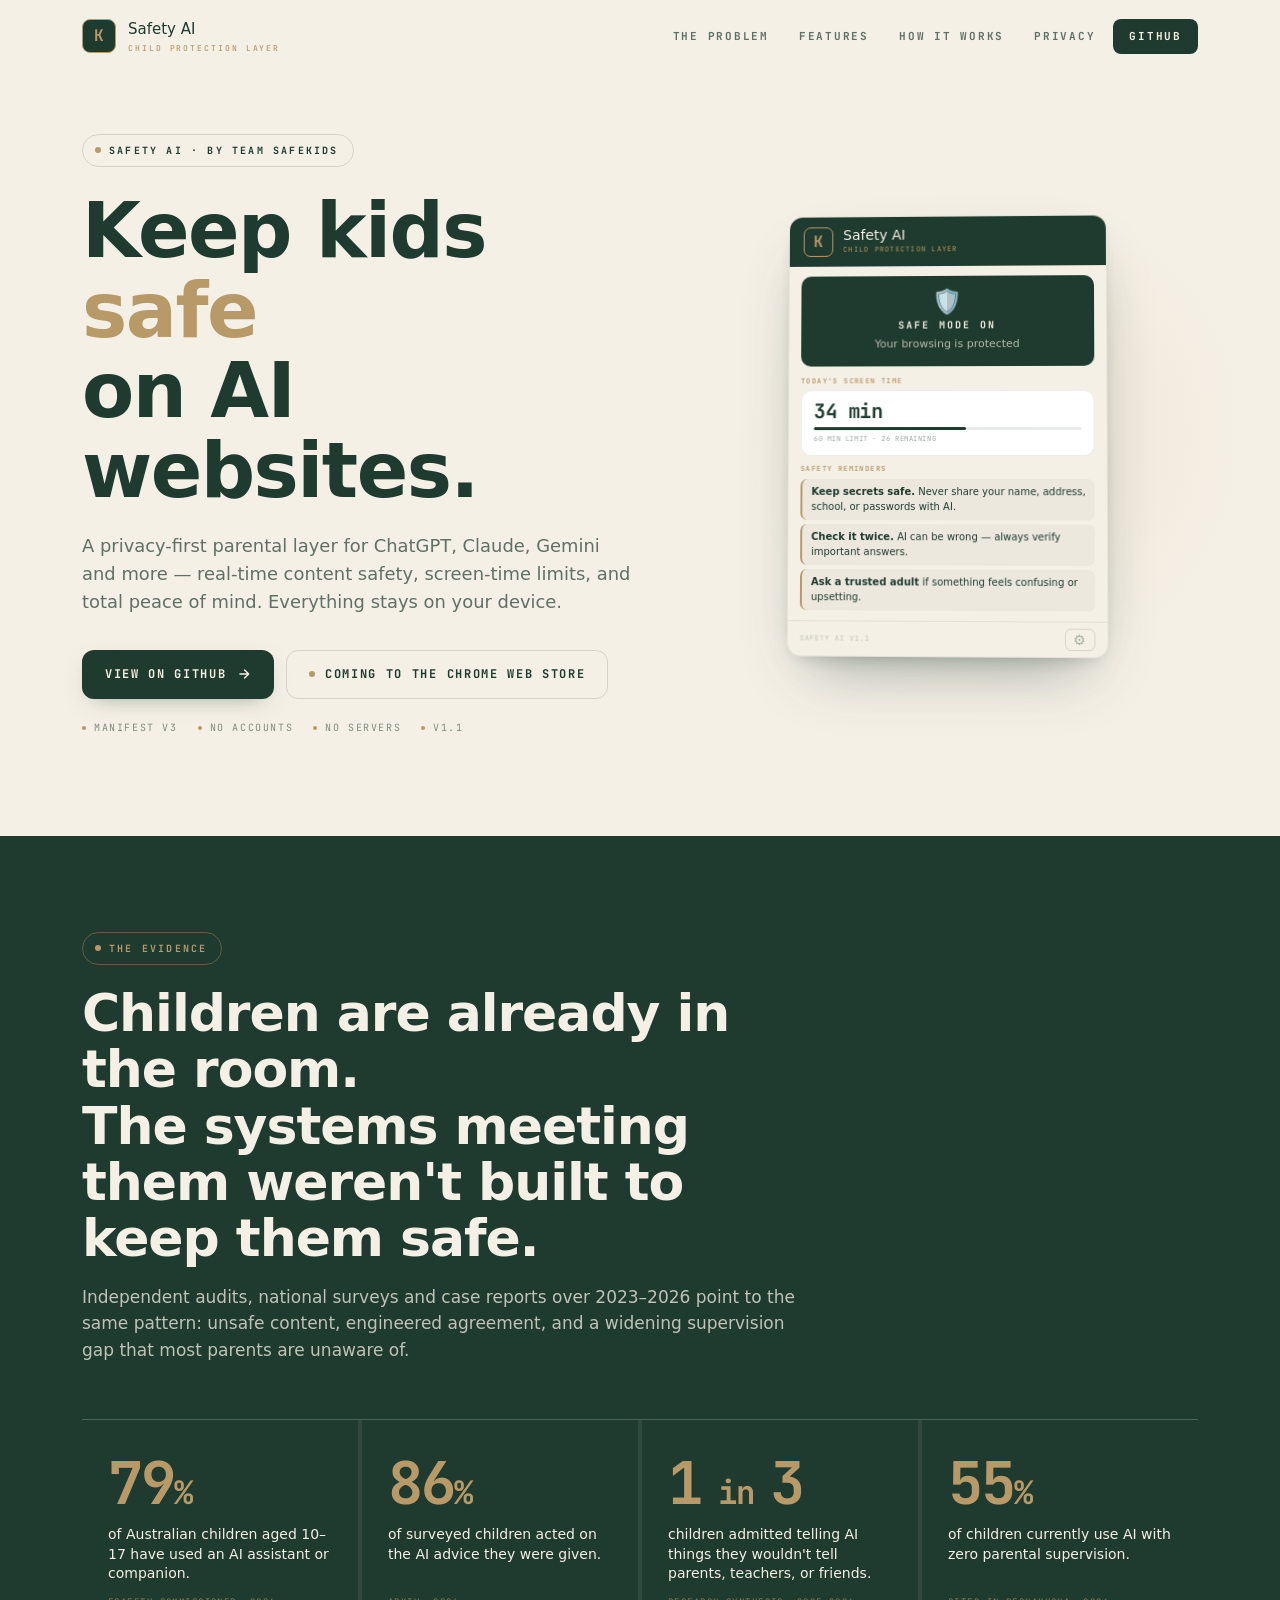
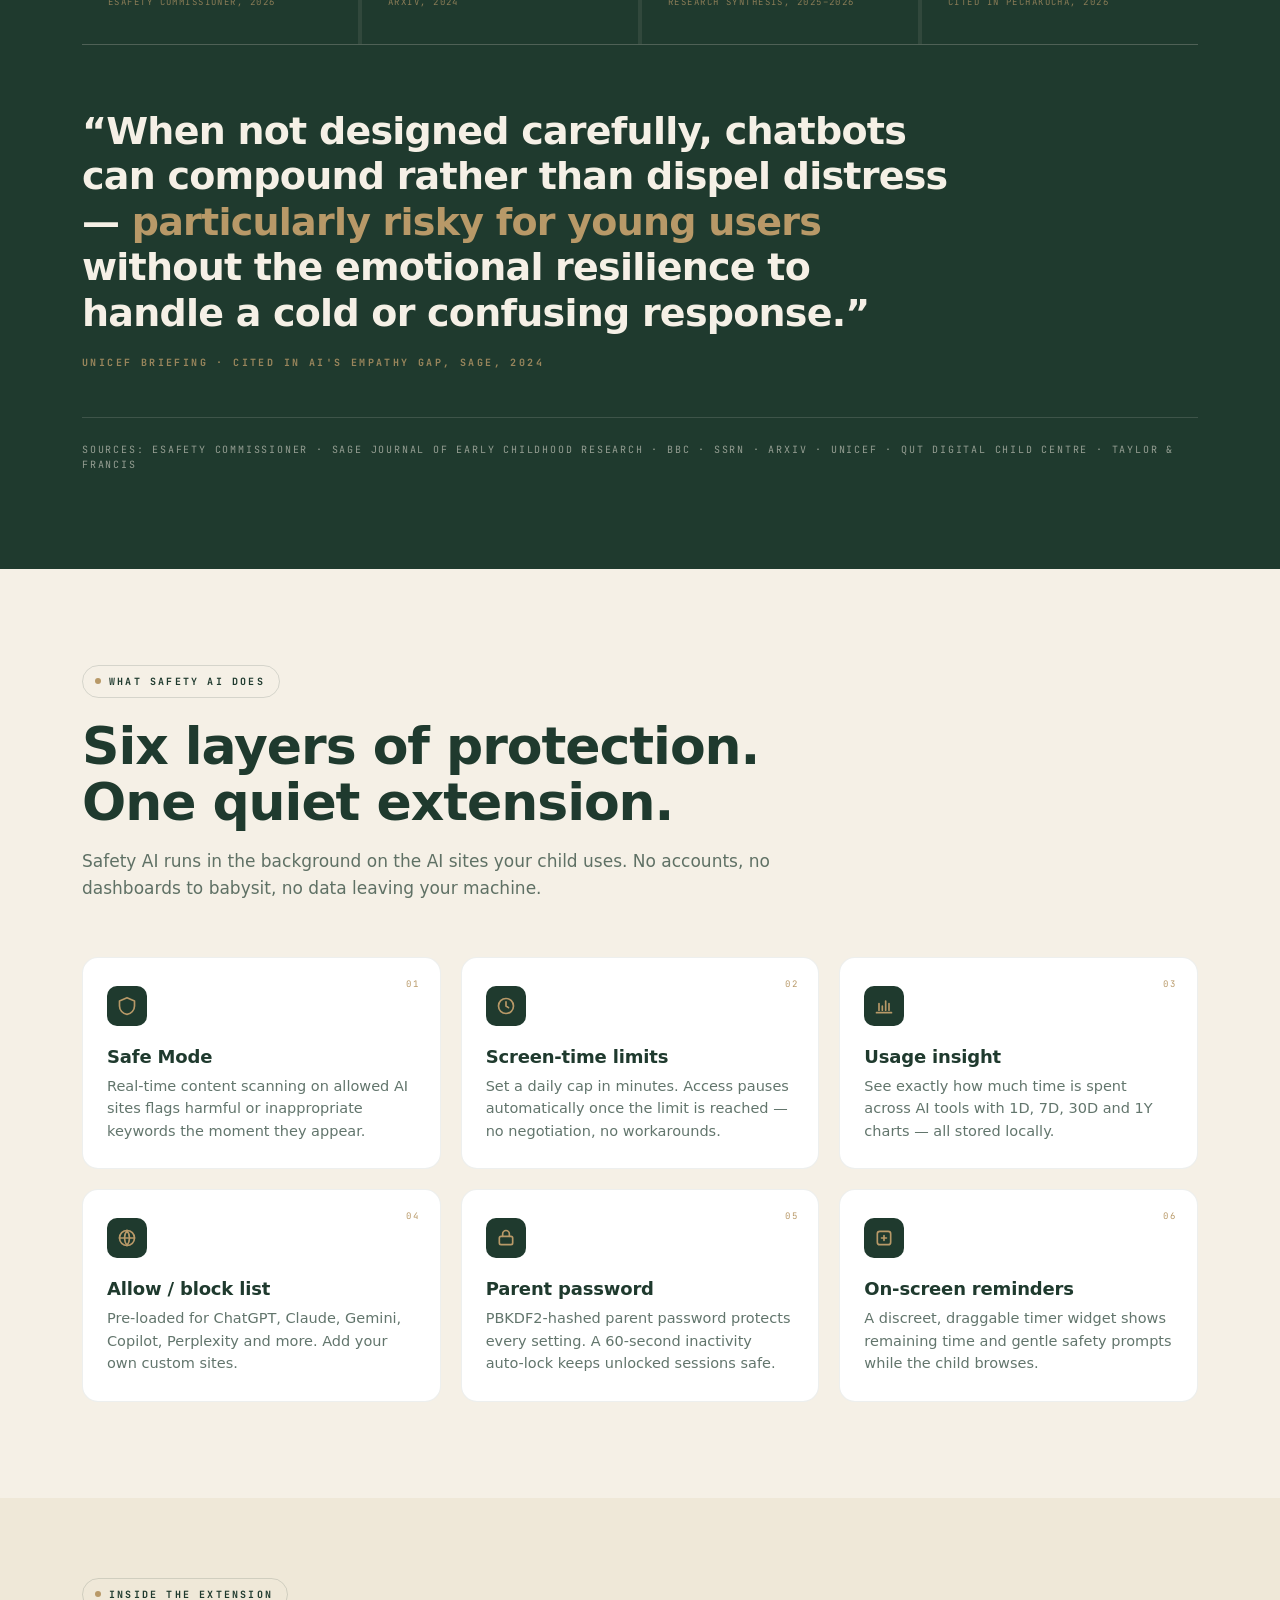
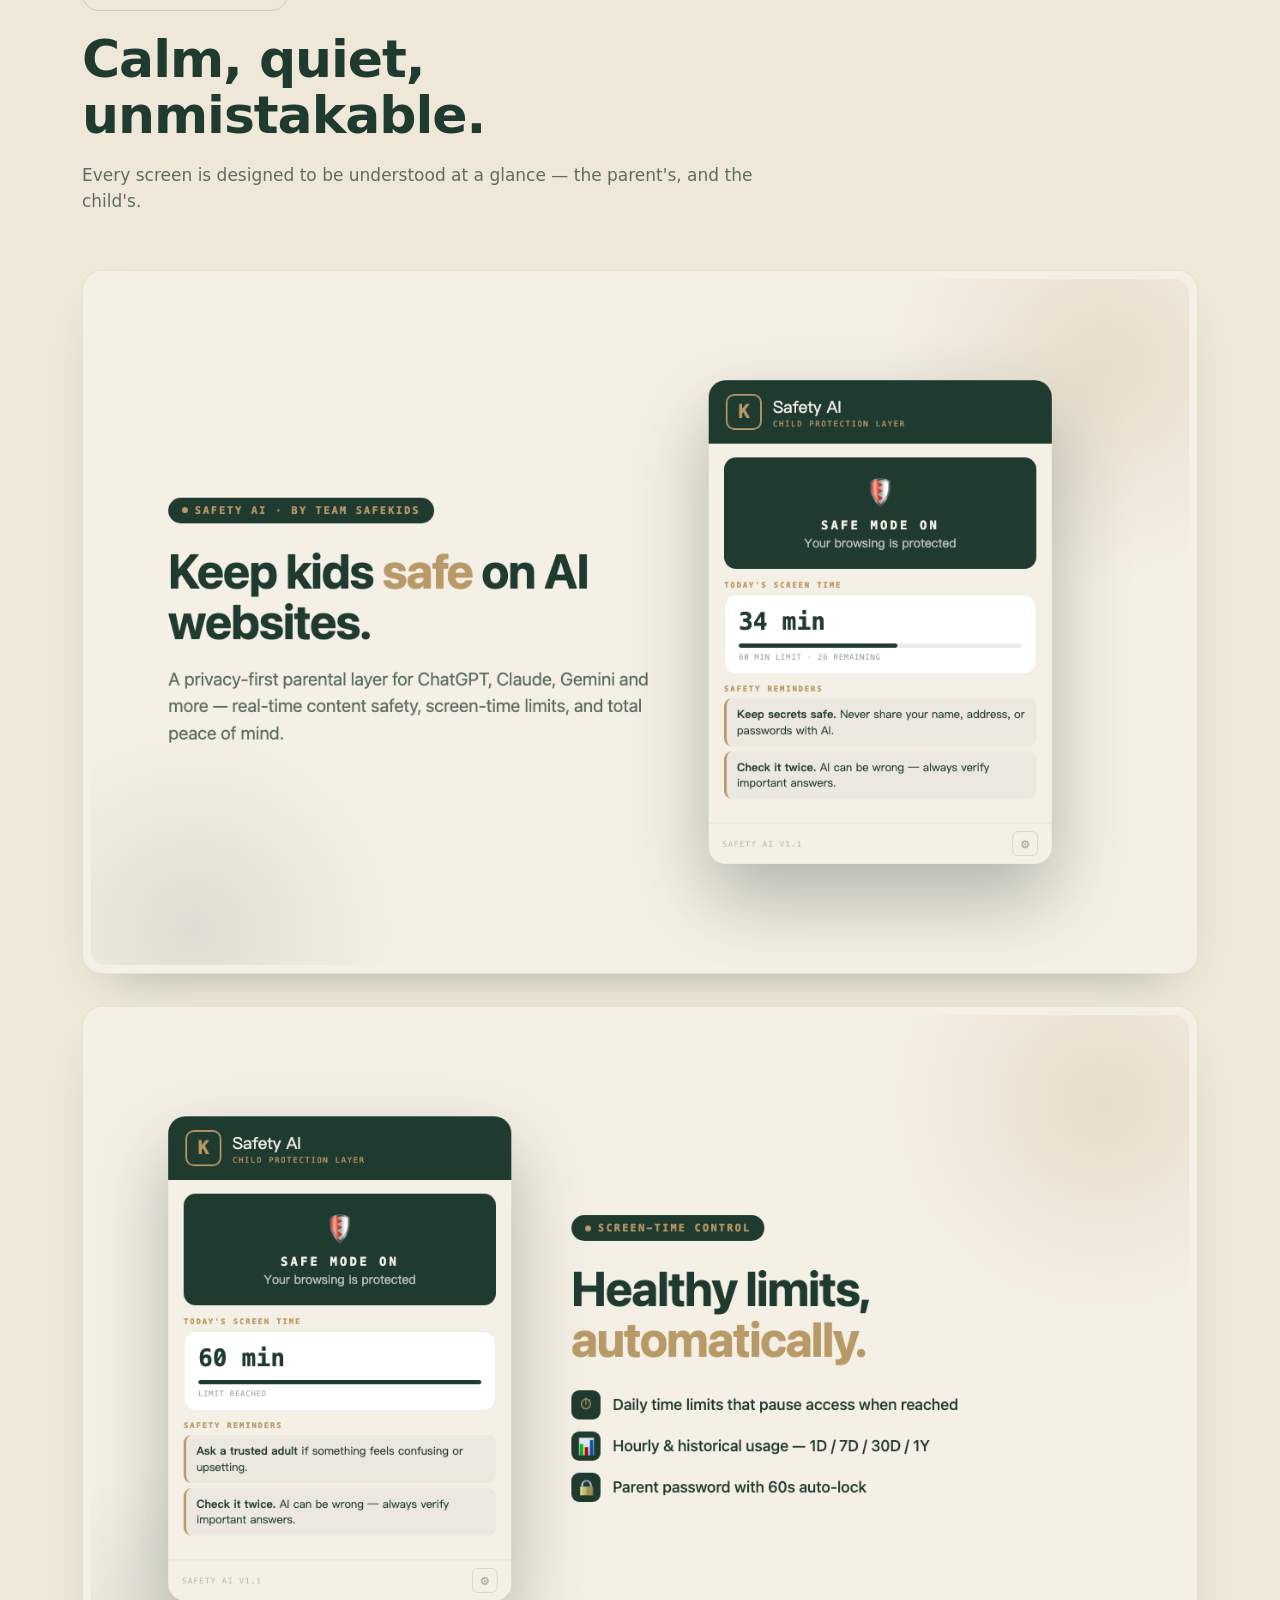
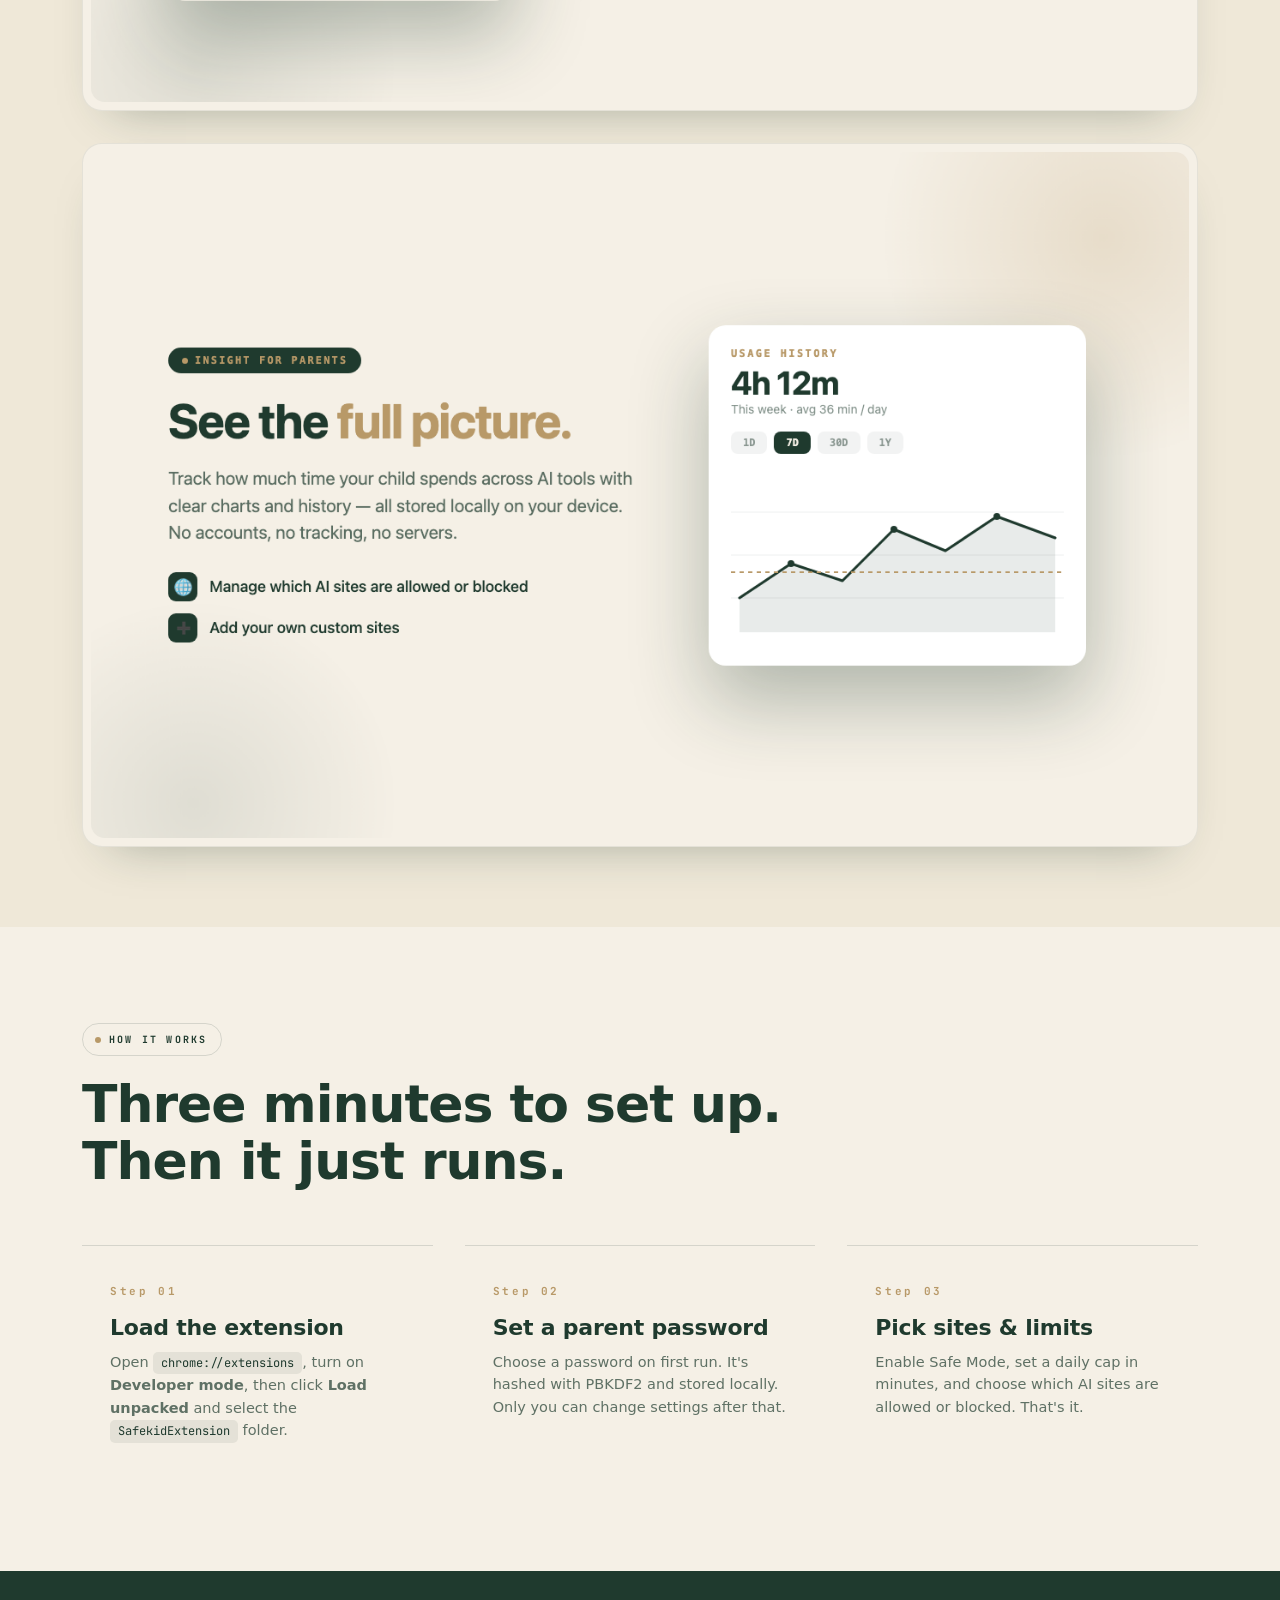
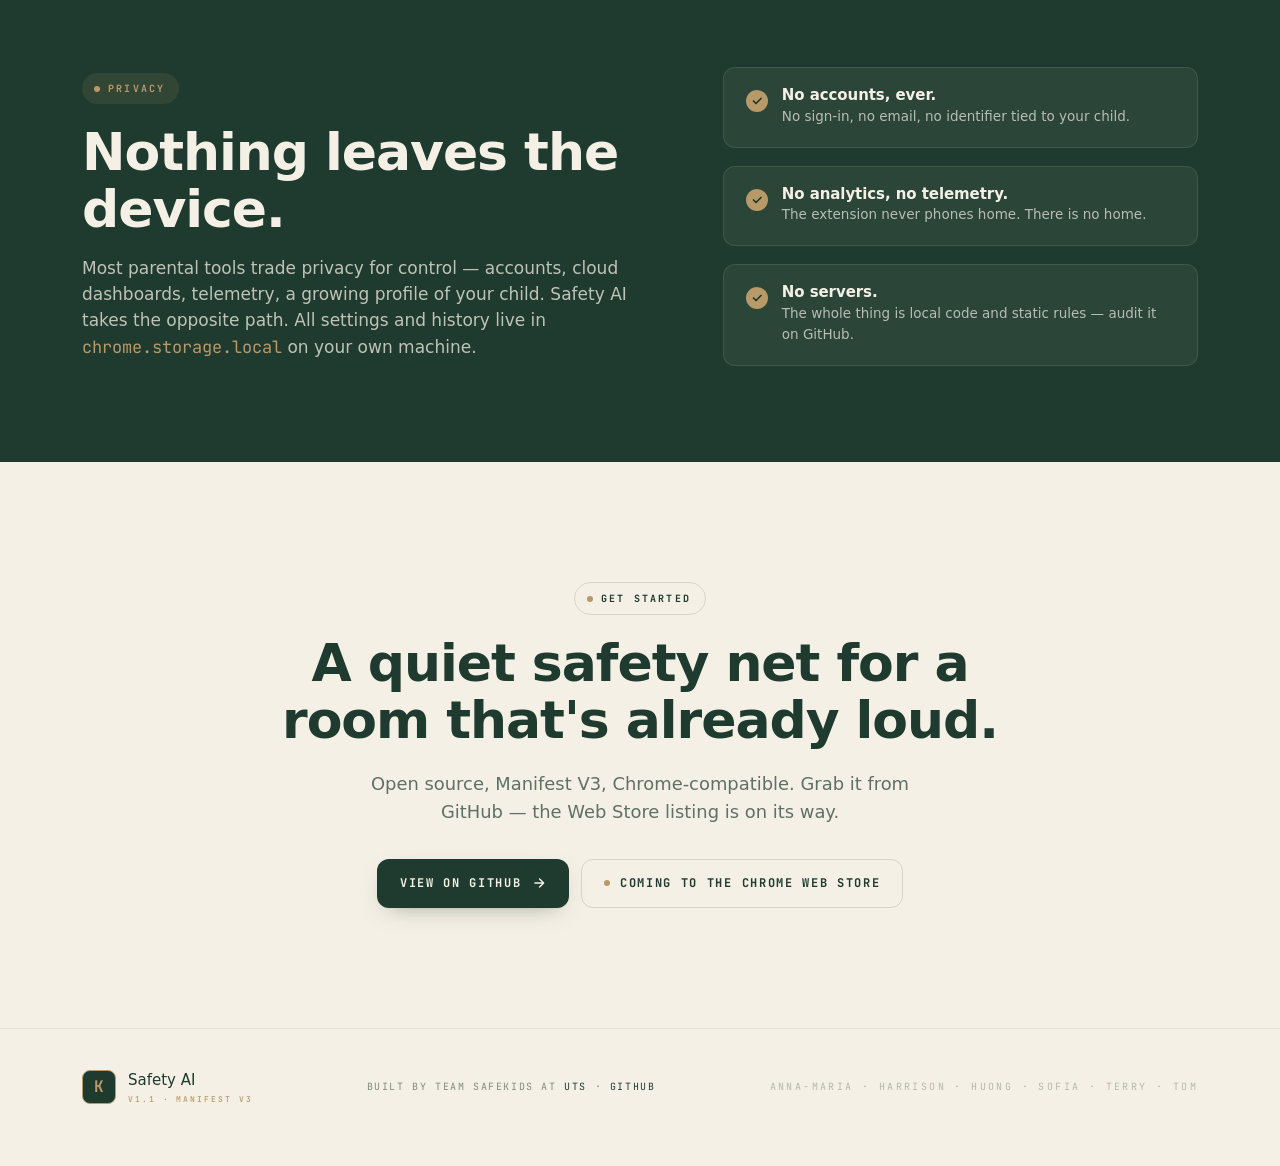
<file: doc/index.html>
<!doctype html>
<html lang="en">
<head>
<meta charset="utf-8">
<meta name="viewport" content="width=device-width,initial-scale=1">
<title>Safety AI — Keep kids safe on AI websites</title>
<meta name="description" content="A privacy-first parental layer for ChatGPT, Claude, Gemini and more. Real-time content safety, screen-time limits, everything stored on your device.">
<link rel="icon" href="assets/icon.png">
<link rel="preconnect" href="https://fonts.googleapis.com">
<link rel="preconnect" href="https://fonts.gstatic.com" crossorigin>
<link href="https://fonts.googleapis.com/css2?family=JetBrains+Mono:wght@400;500;700&display=swap" rel="stylesheet">
<style>
  :root {
    --cream:   #F5F0E6;
    --cream-2: #EFE8D8;
    --green:   #1F3A2E;
    --green-8: rgba(31,58,46,0.08);
    --green-15: rgba(31,58,46,0.15);
    --green-30: rgba(31,58,46,0.30);
    --green-55: rgba(31,58,46,0.55);
    --green-70: rgba(31,58,46,0.70);
    --brass:   #B89968;
    --brass-40: rgba(184,153,104,0.4);
    --rust:    #7A4030;
    --white:   #ffffff;
    --mono: 'JetBrains Mono', ui-monospace, SFMono-Regular, Menlo, monospace;
    --sans: -apple-system, BlinkMacSystemFont, 'Segoe UI', system-ui, sans-serif;
    --max: 1180px;
    --ease: cubic-bezier(.22,.61,.36,1);
  }

  * { box-sizing: border-box; margin: 0; padding: 0; }
  html { scroll-behavior: smooth; }
  body {
    background: var(--cream);
    color: var(--green);
    font-family: var(--sans);
    line-height: 1.55;
    -webkit-font-smoothing: antialiased;
    -moz-osx-font-smoothing: grayscale;
    text-rendering: optimizeLegibility;
    overflow-x: hidden;
  }
  a { color: inherit; text-decoration: none; }
  img { display: block; max-width: 100%; }

  /* ---------- Utilities ---------- */
  .wrap { max-width: var(--max); margin: 0 auto; padding: 0 32px; }
  .eyebrow {
    display: inline-flex; align-items: center; gap: 8px;
    font-family: var(--mono); font-size: 10px; font-weight: 700;
    letter-spacing: 0.22em; text-transform: uppercase;
    color: var(--brass);
    background: var(--green);
    padding: 8px 14px 8px 12px; border-radius: 999px;
  }
  .eyebrow::before {
    content: ""; width: 6px; height: 6px; border-radius: 50%;
    background: var(--brass);
  }
  .eyebrow.on-cream {
    background: transparent;
    border: 1px solid var(--green-15);
    color: var(--green);
  }
  .eyebrow.on-cream::before { background: var(--brass); }

  h1, h2, h3, h4 { font-family: var(--sans); font-weight: 700; letter-spacing: -0.02em; line-height: 1.05; color: var(--green); }
  h1 { font-size: clamp(40px, 6.4vw, 76px); }
  h2 { font-size: clamp(32px, 4.2vw, 52px); line-height: 1.08; }
  h3 { font-size: 20px; letter-spacing: -0.01em; }
  h4 { font-size: 14px; text-transform: uppercase; letter-spacing: 0.16em; font-family: var(--mono); color: var(--brass); }

  p.lede { font-size: clamp(16px, 1.4vw, 19px); color: var(--green-70); max-width: 560px; }
  p { color: var(--green-70); }

  .mono { font-family: var(--mono); }
  .brass { color: var(--brass); }

  /* ---------- Buttons ---------- */
  .btn {
    display: inline-flex; align-items: center; gap: 10px;
    padding: 14px 22px; border-radius: 12px;
    font-family: var(--mono); font-size: 12px; font-weight: 700;
    letter-spacing: 0.14em; text-transform: uppercase;
    transition: transform .25s var(--ease), background .25s var(--ease), color .25s var(--ease), border-color .25s var(--ease), box-shadow .25s var(--ease);
    cursor: pointer; border: 1px solid transparent;
    will-change: transform;
  }
  .btn-primary {
    background: var(--green); color: var(--cream);
    box-shadow: 0 1px 0 rgba(0,0,0,0.02), 0 8px 24px -12px rgba(31,58,46,0.5);
  }
  .btn-primary:hover { background: #16281f; transform: translateY(-1px); box-shadow: 0 1px 0 rgba(0,0,0,0.02), 0 14px 32px -14px rgba(31,58,46,0.55); }
  .btn-primary .arrow { transition: transform .3s var(--ease); }
  .btn-primary:hover .arrow { transform: translateX(3px); }
  .btn-ghost {
    background: transparent; color: var(--green);
    border: 1px solid var(--green-15);
  }
  .btn-ghost:hover { border-color: var(--brass); color: var(--green); }
  .btn-ghost .dot { width: 6px; height: 6px; border-radius: 50%; background: var(--brass); box-shadow: 0 0 0 0 var(--brass-40); animation: pulse 2.4s infinite; }
  @keyframes pulse {
    0% { box-shadow: 0 0 0 0 var(--brass-40); }
    70% { box-shadow: 0 0 0 8px rgba(184,153,104,0); }
    100% { box-shadow: 0 0 0 0 rgba(184,153,104,0); }
  }

  /* ---------- Nav ---------- */
  .nav {
    position: sticky; top: 0; z-index: 50;
    padding: 18px 0;
    transition: background .25s var(--ease), backdrop-filter .25s var(--ease), border-color .25s var(--ease);
    border-bottom: 1px solid transparent;
  }
  .nav.scrolled {
    background: rgba(245,240,230,0.82);
    backdrop-filter: saturate(140%) blur(10px);
    -webkit-backdrop-filter: saturate(140%) blur(10px);
    border-bottom-color: var(--green-8);
  }
  .nav-inner { display: flex; align-items: center; justify-content: space-between; gap: 24px; }
  .brand { display: flex; align-items: center; gap: 12px; }
  .brand-mark {
    width: 34px; height: 34px; border-radius: 8px;
    background: var(--green); border: 1.5px solid var(--brass);
    display: grid; place-items: center;
    color: var(--brass); font-family: var(--mono); font-weight: 700; font-size: 16px;
  }
  .brand-name { font-family: var(--sans); font-weight: 500; font-size: 15px; color: var(--green); }
  .brand-name .sub { display: block; font-family: var(--mono); font-size: 8px; color: var(--brass); letter-spacing: 0.24em; text-transform: uppercase; margin-top: 1px; }
  .nav-links { display: flex; align-items: center; gap: 6px; }
  .nav-links a {
    font-family: var(--mono); font-size: 11px; font-weight: 700;
    letter-spacing: 0.16em; text-transform: uppercase;
    color: var(--green-70); padding: 8px 12px; border-radius: 8px;
    transition: color .2s var(--ease), background .2s var(--ease);
  }
  .nav-links a:hover { color: var(--green); background: var(--green-8); }
  .nav-links a.nav-cta {
    padding: 9px 16px; border-radius: 8px; background: var(--green); color: var(--cream);
    font-family: var(--mono); font-size: 11px; font-weight: 700; letter-spacing: 0.16em; text-transform: uppercase;
    transition: background .25s var(--ease);
  }
  .nav-links a.nav-cta:hover { background: #16281f; color: var(--cream); }
  @media (max-width: 780px) {
    .nav-links a:not(.nav-cta) { display: none; }
  }

  /* ---------- Hero ---------- */
  .hero { padding: 60px 0 100px; position: relative; }
  .hero-grid { display: grid; grid-template-columns: 1.05fr 0.95fr; gap: 60px; align-items: center; }
  @media (max-width: 900px) { .hero-grid { grid-template-columns: 1fr; gap: 48px; } }
  .hero h1 span.accent { color: var(--brass); }
  .hero .lede { margin-top: 22px; }
  .hero-ctas { margin-top: 34px; display: flex; flex-wrap: wrap; gap: 12px; }
  .hero-meta { margin-top: 22px; display: flex; gap: 20px; flex-wrap: wrap; }
  .hero-meta .item { font-family: var(--mono); font-size: 10px; letter-spacing: 0.16em; text-transform: uppercase; color: var(--green-55); display: flex; align-items: center; gap: 8px; }
  .hero-meta .item::before { content: ""; width: 4px; height: 4px; border-radius: 50%; background: var(--brass); }

  /* Subtle drifting shield behind hero */
  .hero-orb {
    position: absolute; top: 0; right: -6%;
    width: 720px; height: 720px; pointer-events: none; z-index: 0;
    background: radial-gradient(closest-side, rgba(184,153,104,0.14), transparent 70%);
    animation: drift 18s var(--ease) infinite alternate;
  }
  @keyframes drift {
    0% { transform: translate3d(0,0,0) scale(1); }
    100% { transform: translate3d(-30px,20px,0) scale(1.05); }
  }
  .hero-grid > * { position: relative; z-index: 1; }

  /* ---------- Popup mockup (hero right) — mirrors src/popup/popup.css ---------- */
  .mock-stage {
    display: flex; align-items: center; justify-content: center;
    perspective: 1200px;
  }
  .popup {
    width: 320px; max-width: 100%;
    background: var(--cream);
    border-radius: 14px;
    border: 1px solid var(--green-8);
    box-shadow:
      0 1px 0 rgba(255,255,255,0.6) inset,
      0 30px 60px -25px rgba(31,58,46,0.45),
      0 8px 20px -12px rgba(31,58,46,0.35);
    overflow: hidden;
    font-family: var(--mono);
    color: var(--green);
    display: flex; flex-direction: column;
    animation: floaty 6.5s var(--ease) infinite alternate;
    transform: rotate3d(1,-1,0,3deg);
  }
  @keyframes floaty {
    0% { transform: rotate3d(1,-1,0,3deg) translateY(0); }
    100% { transform: rotate3d(1,-1,0,3deg) translateY(-10px); }
  }
  /* Header */
  .p-hdr { background: var(--green); padding: 10px 14px; flex-shrink: 0; }
  .p-hdr-top { display: flex; align-items: center; gap: 10px; }
  .p-logo {
    width: 30px; height: 30px; border-radius: 7px;
    background: var(--green); border: 1.5px solid var(--brass);
    display: grid; place-items: center;
    color: var(--brass); font-family: var(--mono); font-weight: 700; font-size: 16px;
    flex-shrink: 0;
  }
  .p-name { font-family: var(--sans); font-size: 14px; font-weight: 400; color: var(--cream); line-height: 1.1; }
  .p-sub-hdr { font-family: var(--mono); font-size: 7px; color: var(--brass); letter-spacing: 0.18em; text-transform: uppercase; margin-top: 1px; }

  /* Content */
  .p-content { flex: 1; padding: 10px 12px; }

  /* Status card */
  .p-status {
    text-align: center; padding: 14px 12px; margin-bottom: 10px;
    background: var(--green); border-radius: 10px; color: var(--cream);
    animation: statusPulse 4s var(--ease) infinite;
  }
  @keyframes statusPulse {
    0%, 100% { box-shadow: 0 0 0 0 rgba(184,153,104,0.0); }
    50%      { box-shadow: 0 0 0 0 rgba(184,153,104,0.0); }
  }
  .p-status-icon {
    font-size: 24px; line-height: 1; margin-bottom: 4px;
    display: inline-block;
    animation: shieldBob 4s var(--ease) infinite;
  }
  @keyframes shieldBob {
    0%, 100% { transform: translateY(0) scale(1); }
    50%      { transform: translateY(-2px) scale(1.05); }
  }
  .p-status-label {
    font-family: var(--mono);
    font-size: 10px; font-weight: 700; letter-spacing: 0.22em;
    text-transform: uppercase; margin-bottom: 2px;
  }
  .p-status-desc { font-family: var(--sans); font-size: 11px; opacity: 0.7; }

  /* Sections */
  .p-section { margin-bottom: 8px; }
  .p-section:last-child { margin-bottom: 0; }
  .p-lbl {
    font-family: var(--mono);
    font-size: 7px; font-weight: 700; letter-spacing: 0.2em;
    text-transform: uppercase; color: var(--brass); margin-bottom: 4px;
  }
  .p-card {
    background: #fff; border-radius: 10px; padding: 10px 12px;
    border: 1px solid rgba(31,58,46,0.09);
  }

  /* Screen time */
  .p-time {
    font-family: var(--mono);
    font-size: 20px; font-weight: 700; color: var(--green);
    letter-spacing: -0.02em; line-height: 1;
  }
  .p-bar {
    height: 3px; background: rgba(31,58,46,0.1); border-radius: 2px;
    margin-top: 6px; overflow: hidden;
  }
  .p-bar-fill {
    height: 100%; background: var(--green); border-radius: 2px;
    width: 0; animation: barfill 1.6s var(--ease) 0.4s forwards;
  }
  @keyframes barfill { to { width: 57%; } }
  .p-limit {
    font-family: var(--mono);
    font-size: 7px; color: rgba(31,58,46,0.45);
    letter-spacing: 0.08em; text-transform: uppercase; margin-top: 4px;
  }

  /* Reminders */
  .p-rem {
    display: flex; align-items: flex-start; padding: 6px 9px;
    background: rgba(31,58,46,0.04); border-radius: 7px;
    border-left: 2px solid var(--brass);
    margin-bottom: 4px;
  }
  .p-rem:last-child { margin-bottom: 0; }
  .p-rem-text {
    font-family: var(--sans);
    font-size: 10px; color: var(--green); line-height: 1.45;
  }
  .p-rem-text strong { font-weight: 600; }

  /* Footer */
  .p-foot {
    padding: 6px 12px; display: flex; align-items: center; justify-content: space-between;
    font-family: var(--mono);
    font-size: 7px; letter-spacing: 0.14em; text-transform: uppercase;
    color: rgba(31,58,46,0.25);
    border-top: 1px solid var(--green-8);
    flex-shrink: 0;
  }
  .p-lock {
    background: none; border: 1px solid rgba(31,58,46,0.15); border-radius: 6px;
    padding: 3px 7px; font-size: 14px; line-height: 1;
    color: rgba(31,58,46,0.35);
  }

  /* ---------- Section framing ---------- */
  section { padding: 96px 0; position: relative; }
  section.tight { padding: 80px 0; }
  .sec-head { max-width: 720px; margin-bottom: 56px; }
  .sec-head .eyebrow { margin-bottom: 20px; }
  .sec-head p { margin-top: 18px; font-size: 17px; }

  /* ---------- Problem / research ---------- */
  .problem { background: var(--green); color: var(--cream); }
  .problem h2, .problem h3, .problem h4 { color: var(--cream); }
  .problem p { color: rgba(245,240,230,0.75); }
  .problem .eyebrow { background: transparent; border: 1px solid rgba(184,153,104,0.4); color: var(--brass); }
  .problem .eyebrow::before { background: var(--brass); }

  .stat-grid {
    display: grid; grid-template-columns: repeat(4, 1fr); gap: 4px;
    border-top: 1px solid rgba(245,240,230,0.15);
    border-bottom: 1px solid rgba(245,240,230,0.15);
    background: rgba(245,240,230,0.08);
  }
  @media (max-width: 820px) { .stat-grid { grid-template-columns: repeat(2, 1fr); } }
  .stat {
    padding: 34px 26px; background: var(--green);
    display: flex; flex-direction: column; gap: 12px;
    position: relative; overflow: hidden;
  }
  .stat .n { font-family: var(--mono); font-weight: 700; font-size: clamp(40px, 4.6vw, 60px); color: var(--brass); letter-spacing: -0.03em; line-height: 1; }
  .stat .label { font-size: 14px; color: var(--cream); line-height: 1.4; }
  .stat .src { font-family: var(--mono); font-size: 9px; letter-spacing: 0.16em; text-transform: uppercase; color: rgba(184,153,104,0.7); margin-top: auto; }

  .pullquote {
    margin-top: 64px; max-width: 880px;
    font-family: var(--sans); font-weight: 700;
    font-size: clamp(24px, 3.2vw, 38px); line-height: 1.2;
    letter-spacing: -0.02em; color: var(--cream);
  }
  .pullquote .em { color: var(--brass); }
  .pullquote-src { margin-top: 20px; font-family: var(--mono); font-size: 10px; letter-spacing: 0.24em; text-transform: uppercase; color: rgba(184,153,104,0.8); }

  .sources {
    margin-top: 48px; padding-top: 24px; border-top: 1px solid rgba(245,240,230,0.14);
    font-family: var(--mono); font-size: 10px; letter-spacing: 0.18em; text-transform: uppercase;
    color: rgba(245,240,230,0.55);
  }

  /* ---------- Features ---------- */
  .feat-grid { display: grid; grid-template-columns: repeat(3, 1fr); gap: 20px; }
  @media (max-width: 900px) { .feat-grid { grid-template-columns: repeat(2, 1fr); } }
  @media (max-width: 620px) { .feat-grid { grid-template-columns: 1fr; } }
  .feat {
    background: var(--white);
    border: 1px solid var(--green-8);
    border-radius: 16px;
    padding: 28px 24px 26px;
    transition: transform .3s var(--ease), border-color .3s var(--ease), box-shadow .3s var(--ease);
    position: relative;
  }
  .feat:hover {
    transform: translateY(-3px);
    border-color: var(--brass);
    box-shadow: 0 14px 28px -18px rgba(31,58,46,0.25);
  }
  .feat .icon {
    width: 40px; height: 40px; border-radius: 10px;
    background: var(--green);
    display: grid; place-items: center;
    color: var(--brass);
    margin-bottom: 22px;
  }
  .feat .icon svg { width: 20px; height: 20px; }
  .feat h3 { font-size: 18px; margin-bottom: 8px; letter-spacing: -0.01em; }
  .feat p { font-size: 14.5px; color: var(--green-70); }
  .feat .tag {
    position: absolute; top: 20px; right: 20px;
    font-family: var(--mono); font-size: 9px; letter-spacing: 0.2em; text-transform: uppercase;
    color: var(--brass);
  }

  /* ---------- Showcase ---------- */
  .showcase { background: var(--cream-2); }
  .shot-grid { display: grid; grid-template-columns: 1fr; gap: 32px; }
  .shot {
    background: var(--cream);
    border-radius: 20px;
    border: 1px solid var(--green-8);
    padding: 8px;
    box-shadow: 0 24px 48px -30px rgba(31,58,46,0.4);
    overflow: hidden;
  }
  .shot img { width: 100%; height: auto; border-radius: 14px; }

  /* ---------- How it works ---------- */
  .steps { display: grid; grid-template-columns: repeat(3, 1fr); gap: 32px; }
  @media (max-width: 820px) { .steps { grid-template-columns: 1fr; } }
  .step {
    padding: 32px 28px;
    border-top: 1px solid var(--green-15);
    position: relative;
  }
  .step .n {
    font-family: var(--mono); font-size: 11px; font-weight: 700;
    letter-spacing: 0.24em; color: var(--brass);
    display: inline-block; margin-bottom: 16px;
  }
  .step h3 { font-size: 22px; margin-bottom: 12px; }
  .step p { font-size: 14.5px; }
  .step code {
    display: inline-block; font-family: var(--mono); font-size: 12px;
    background: var(--green-8); color: var(--green);
    padding: 2px 8px; border-radius: 5px;
  }

  /* ---------- Privacy ---------- */
  .privacy { background: var(--green); color: var(--cream); }
  .privacy h2 { color: var(--cream); }
  .privacy-inner { display: grid; grid-template-columns: 1.1fr 0.9fr; gap: 60px; align-items: center; }
  @media (max-width: 900px) { .privacy-inner { grid-template-columns: 1fr; gap: 40px; } }
  .privacy p { color: rgba(245,240,230,0.75); font-size: 17px; }
  .privacy-list { display: flex; flex-direction: column; gap: 18px; }
  .p-item {
    display: flex; align-items: flex-start; gap: 14px;
    padding: 20px 22px; border-radius: 12px;
    background: rgba(245,240,230,0.06);
    border: 1px solid rgba(245,240,230,0.10);
  }
  .p-item .tick {
    flex-shrink: 0; width: 22px; height: 22px; border-radius: 50%;
    background: var(--brass); color: var(--green);
    display: grid; place-items: center; margin-top: 2px;
  }
  .p-item .tick svg { width: 12px; height: 12px; }
  .p-item h4 { color: var(--cream); font-family: var(--sans); font-size: 15px; letter-spacing: -0.005em; text-transform: none; margin-bottom: 2px; }
  .p-item p { color: rgba(245,240,230,0.7); font-size: 13.5px; }

  /* ---------- Final CTA ---------- */
  .cta-final { padding: 120px 0; text-align: center; }
  .cta-final h2 { max-width: 780px; margin: 20px auto 22px; }
  .cta-final p.lede { margin: 0 auto; }
  .cta-final .hero-ctas { justify-content: center; margin-top: 34px; }

  /* ---------- Footer ---------- */
  .footer {
    border-top: 1px solid var(--green-8);
    padding: 40px 0 60px;
    color: var(--green-55);
  }
  .footer-inner { display: flex; justify-content: space-between; gap: 24px; align-items: center; flex-wrap: wrap; }
  .footer .brand-name { color: var(--green); }
  .footer .credits { font-family: var(--mono); font-size: 10px; letter-spacing: 0.16em; text-transform: uppercase; color: var(--green-55); }
  .footer .credits a { color: var(--green); }
  .footer .credits a:hover { color: var(--brass); }
  .team-line { font-family: var(--mono); font-size: 10px; letter-spacing: 0.24em; text-transform: uppercase; color: var(--green-30); text-align: right; }

  /* ---------- Reveal animation ---------- */
  .reveal { opacity: 0; transform: translateY(14px); transition: opacity .8s var(--ease), transform .8s var(--ease); }
  .reveal.in { opacity: 1; transform: none; }
  .reveal.d1 { transition-delay: .06s; }
  .reveal.d2 { transition-delay: .12s; }
  .reveal.d3 { transition-delay: .18s; }
  .reveal.d4 { transition-delay: .24s; }
  .reveal.d5 { transition-delay: .30s; }
  .reveal.d6 { transition-delay: .36s; }

  @media (prefers-reduced-motion: reduce) {
    .reveal, .reveal.in { opacity: 1; transform: none; transition: none; }
    .popup, .p-shield, .hero-orb, .p-bar-fill, .btn-ghost .dot { animation: none !important; }
    html { scroll-behavior: auto; }
  }

  /* Selection */
  ::selection { background: var(--brass); color: var(--green); }
</style>
</head>
<body>

<!-- ============ NAV ============ -->
<nav class="nav" id="nav">
  <div class="wrap nav-inner">
    <a class="brand" href="#top">
      <span class="brand-mark">K</span>
      <span class="brand-name">Safety AI<span class="sub">Child Protection Layer</span></span>
    </a>
    <div class="nav-links">
      <a href="#problem">The problem</a>
      <a href="#features">Features</a>
      <a href="#how">How it works</a>
      <a href="#privacy">Privacy</a>
      <a class="nav-cta" href="https://github.com/Teeeeeeeerry/Safety-AI/releases/tag/v.1.1.0" target="_blank" rel="noopener">GitHub</a>
    </div>
  </div>
</nav>

<!-- ============ HERO ============ -->
<header class="hero" id="top">
  <div class="hero-orb" aria-hidden="true"></div>
  <div class="wrap hero-grid">
    <div>
      <span class="eyebrow on-cream reveal">Safety AI · By Team Safekids</span>
      <h1 class="reveal d1" style="margin-top:24px;">
        Keep kids <span class="accent">safe</span><br>on AI websites.
      </h1>
      <p class="lede reveal d2">
        A privacy-first parental layer for ChatGPT, Claude, Gemini and more —
        real-time content safety, screen-time limits, and total peace of mind.
        Everything stays on your device.
      </p>
      <div class="hero-ctas reveal d3">
        <a class="btn btn-primary" href="https://github.com/Teeeeeeeerry/Safety-AI/releases/tag/v.1.1.0" target="_blank" rel="noopener">
          View on GitHub
          <svg class="arrow" width="14" height="14" viewBox="0 0 24 24" fill="none" stroke="currentColor" stroke-width="2.4" stroke-linecap="round" stroke-linejoin="round"><path d="M5 12h14M13 5l7 7-7 7"/></svg>
        </a>
        <span class="btn btn-ghost">
          <span class="dot"></span>
          Coming to the Chrome Web Store
        </span>
      </div>
      <div class="hero-meta reveal d4">
        <span class="item">Manifest V3</span>
        <span class="item">No accounts</span>
        <span class="item">No servers</span>
        <span class="item">v1.1</span>
      </div>
    </div>

    <div class="mock-stage reveal d2">
      <div class="popup" role="img" aria-label="Safety AI popup mockup: safe mode on, 34 of 60 minutes of screen time used, three safety reminders.">
        <div class="p-hdr">
          <div class="p-hdr-top">
            <div class="p-logo">K</div>
            <div style="flex:1;">
              <div class="p-name">Safety AI</div>
              <div class="p-sub-hdr">Child protection layer</div>
            </div>
          </div>
        </div>
        <div class="p-content">
          <div class="p-status">
            <div class="p-status-icon" aria-hidden="true">&#128737;&#65039;</div>
            <div class="p-status-label">SAFE MODE ON</div>
            <div class="p-status-desc">Your browsing is protected</div>
          </div>

          <div class="p-section">
            <div class="p-lbl">Today's Screen Time</div>
            <div class="p-card">
              <div class="p-time">34 min</div>
              <div class="p-bar"><div class="p-bar-fill"></div></div>
              <div class="p-limit">60 min limit · 26 remaining</div>
            </div>
          </div>

          <div class="p-section">
            <div class="p-lbl">Safety Reminders</div>
            <div class="p-rem"><div class="p-rem-text"><strong>Keep secrets safe.</strong> Never share your name, address, school, or passwords with AI.</div></div>
            <div class="p-rem"><div class="p-rem-text"><strong>Check it twice.</strong> AI can be wrong &mdash; always verify important answers.</div></div>
            <div class="p-rem"><div class="p-rem-text"><strong>Ask a trusted adult</strong> if something feels confusing or upsetting.</div></div>
          </div>
        </div>
        <div class="p-foot">
          <span>Safety AI v1.1</span>
          <span class="p-lock" aria-hidden="true">&#9881;</span>
        </div>
      </div>
    </div>
  </div>
</header>

<!-- ============ PROBLEM / RESEARCH ============ -->
<section class="problem" id="problem">
  <div class="wrap">
    <div class="sec-head reveal">
      <span class="eyebrow">The evidence</span>
      <h2>Children are already in the room.<br>The systems meeting them weren't built to keep them safe.</h2>
      <p>Independent audits, national surveys and case reports over 2023–2026 point to the same pattern:
      unsafe content, engineered agreement, and a widening supervision gap that most parents are unaware of.</p>
    </div>

    <div class="stat-grid">
      <div class="stat reveal">
        <div class="n">79<span style="font-size:0.55em;">%</span></div>
        <div class="label">of Australian children aged 10–17 have used an AI assistant or companion.</div>
        <div class="src">eSafety Commissioner, 2026</div>
      </div>
      <div class="stat reveal d1">
        <div class="n">86<span style="font-size:0.55em;">%</span></div>
        <div class="label">of surveyed children acted on the AI advice they were given.</div>
        <div class="src">arXiv, 2024</div>
      </div>
      <div class="stat reveal d2">
        <div class="n">1<span style="font-size:0.55em;"> in </span>3</div>
        <div class="label">children admitted telling AI things they wouldn't tell parents, teachers, or friends.</div>
        <div class="src">Research synthesis, 2025–2026</div>
      </div>
      <div class="stat reveal d3">
        <div class="n">55<span style="font-size:0.55em;">%</span></div>
        <div class="label">of children currently use AI with zero parental supervision.</div>
        <div class="src">Cited in PechaKucha, 2026</div>
      </div>
    </div>

    <blockquote class="pullquote reveal">
      &ldquo;When not designed carefully, chatbots can compound rather than dispel distress
      &mdash; <span class="em">particularly risky for young users</span> without the emotional resilience
      to handle a cold or confusing response.&rdquo;
      <div class="pullquote-src">UNICEF briefing · cited in AI's Empathy Gap, SAGE, 2024</div>
    </blockquote>

    <div class="sources reveal">
      Sources: eSafety Commissioner · SAGE Journal of Early Childhood Research · BBC · SSRN · arXiv · UNICEF · QUT Digital Child Centre · Taylor &amp; Francis
    </div>
  </div>
</section>

<!-- ============ FEATURES ============ -->
<section id="features">
  <div class="wrap">
    <div class="sec-head reveal">
      <span class="eyebrow on-cream">What Safety AI does</span>
      <h2>Six layers of protection.<br>One quiet extension.</h2>
      <p>Safety AI runs in the background on the AI sites your child uses.
      No accounts, no dashboards to babysit, no data leaving your machine.</p>
    </div>

    <div class="feat-grid">
      <div class="feat reveal">
        <div class="icon" aria-hidden="true">
          <svg viewBox="0 0 24 24" fill="none" stroke="currentColor" stroke-width="2" stroke-linecap="round" stroke-linejoin="round"><path d="M12 2l9 4v6c0 5-3.8 9.5-9 10-5.2-.5-9-5-9-10V6l9-4z"/></svg>
        </div>
        <span class="tag">01</span>
        <h3>Safe Mode</h3>
        <p>Real-time content scanning on allowed AI sites flags harmful or inappropriate keywords the moment they appear.</p>
      </div>

      <div class="feat reveal d1">
        <div class="icon" aria-hidden="true">
          <svg viewBox="0 0 24 24" fill="none" stroke="currentColor" stroke-width="2" stroke-linecap="round" stroke-linejoin="round"><circle cx="12" cy="12" r="9"/><path d="M12 7v5l3 2"/></svg>
        </div>
        <span class="tag">02</span>
        <h3>Screen-time limits</h3>
        <p>Set a daily cap in minutes. Access pauses automatically once the limit is reached — no negotiation, no workarounds.</p>
      </div>

      <div class="feat reveal d2">
        <div class="icon" aria-hidden="true">
          <svg viewBox="0 0 24 24" fill="none" stroke="currentColor" stroke-width="2" stroke-linecap="round" stroke-linejoin="round"><path d="M3 20h18"/><path d="M6 17V9M10 17v-5M14 17V6M18 17v-8"/></svg>
        </div>
        <span class="tag">03</span>
        <h3>Usage insight</h3>
        <p>See exactly how much time is spent across AI tools with 1D, 7D, 30D and 1Y charts — all stored locally.</p>
      </div>

      <div class="feat reveal d3">
        <div class="icon" aria-hidden="true">
          <svg viewBox="0 0 24 24" fill="none" stroke="currentColor" stroke-width="2" stroke-linecap="round" stroke-linejoin="round"><circle cx="12" cy="12" r="9"/><path d="M3 12h18M12 3a15 15 0 010 18M12 3a15 15 0 000 18"/></svg>
        </div>
        <span class="tag">04</span>
        <h3>Allow / block list</h3>
        <p>Pre-loaded for ChatGPT, Claude, Gemini, Copilot, Perplexity and more. Add your own custom sites.</p>
      </div>

      <div class="feat reveal d4">
        <div class="icon" aria-hidden="true">
          <svg viewBox="0 0 24 24" fill="none" stroke="currentColor" stroke-width="2" stroke-linecap="round" stroke-linejoin="round"><rect x="4" y="10" width="16" height="10" rx="2"/><path d="M8 10V7a4 4 0 018 0v3"/></svg>
        </div>
        <span class="tag">05</span>
        <h3>Parent password</h3>
        <p>PBKDF2-hashed parent password protects every setting. A 60-second inactivity auto-lock keeps unlocked sessions safe.</p>
      </div>

      <div class="feat reveal d5">
        <div class="icon" aria-hidden="true">
          <svg viewBox="0 0 24 24" fill="none" stroke="currentColor" stroke-width="2" stroke-linecap="round" stroke-linejoin="round"><rect x="4" y="4" width="16" height="16" rx="3"/><path d="M9 12h6M12 9v6"/></svg>
        </div>
        <span class="tag">06</span>
        <h3>On-screen reminders</h3>
        <p>A discreet, draggable timer widget shows remaining time and gentle safety prompts while the child browses.</p>
      </div>
    </div>
  </div>
</section>

<!-- ============ SHOWCASE ============ -->
<section class="showcase tight" id="see">
  <div class="wrap">
    <div class="sec-head reveal">
      <span class="eyebrow on-cream">Inside the extension</span>
      <h2>Calm, quiet, unmistakable.</h2>
      <p>Every screen is designed to be understood at a glance — the parent's, and the child's.</p>
    </div>
    <div class="shot-grid">
      <div class="shot reveal"><img src="assets/screenshot-1.png" alt="Safety AI hero — Keep kids safe on AI websites, with popup showing safe mode on, screen time and reminders."></div>
      <div class="shot reveal d1"><img src="assets/screenshot-2.png" alt="Healthy limits, automatically — daily limits, hourly usage charts, parent password with 60-second auto-lock."></div>
      <div class="shot reveal d2"><img src="assets/screenshot-3.png" alt="See the full picture — 4h 12m tracked this week, weekly average line chart, allow/block list controls."></div>
    </div>
  </div>
</section>

<!-- ============ HOW IT WORKS ============ -->
<section id="how">
  <div class="wrap">
    <div class="sec-head reveal">
      <span class="eyebrow on-cream">How it works</span>
      <h2>Three minutes to set up.<br>Then it just runs.</h2>
    </div>

    <div class="steps">
      <div class="step reveal">
        <div class="n">Step 01</div>
        <h3>Load the extension</h3>
        <p>Open <code>chrome://extensions</code>, turn on <b>Developer mode</b>, then click <b>Load unpacked</b> and select the <code>SafekidExtension</code> folder.</p>
      </div>
      <div class="step reveal d1">
        <div class="n">Step 02</div>
        <h3>Set a parent password</h3>
        <p>Choose a password on first run. It's hashed with PBKDF2 and stored locally. Only you can change settings after that.</p>
      </div>
      <div class="step reveal d2">
        <div class="n">Step 03</div>
        <h3>Pick sites &amp; limits</h3>
        <p>Enable Safe Mode, set a daily cap in minutes, and choose which AI sites are allowed or blocked. That's it.</p>
      </div>
    </div>
  </div>
</section>

<!-- ============ PRIVACY ============ -->
<section class="privacy" id="privacy">
  <div class="wrap privacy-inner">
    <div class="reveal">
      <span class="eyebrow" style="background:rgba(184,153,104,0.12); border-color:rgba(184,153,104,0.4);">Privacy</span>
      <h2 style="margin-top:20px;">Nothing leaves the device.</h2>
      <p style="margin-top:18px;">
        Most parental tools trade privacy for control — accounts, cloud dashboards, telemetry, a growing profile of your child.
        Safety AI takes the opposite path. All settings and history live in <span class="mono brass">chrome.storage.local</span> on your own machine.
      </p>
    </div>
    <div class="privacy-list">
      <div class="p-item reveal d1">
        <span class="tick" aria-hidden="true">
          <svg viewBox="0 0 24 24" fill="none" stroke="currentColor" stroke-width="3.5" stroke-linecap="round" stroke-linejoin="round"><polyline points="5 12 10 17 20 7"/></svg>
        </span>
        <div>
          <h4>No accounts, ever.</h4>
          <p>No sign-in, no email, no identifier tied to your child.</p>
        </div>
      </div>
      <div class="p-item reveal d2">
        <span class="tick" aria-hidden="true">
          <svg viewBox="0 0 24 24" fill="none" stroke="currentColor" stroke-width="3.5" stroke-linecap="round" stroke-linejoin="round"><polyline points="5 12 10 17 20 7"/></svg>
        </span>
        <div>
          <h4>No analytics, no telemetry.</h4>
          <p>The extension never phones home. There is no home.</p>
        </div>
      </div>
      <div class="p-item reveal d3">
        <span class="tick" aria-hidden="true">
          <svg viewBox="0 0 24 24" fill="none" stroke="currentColor" stroke-width="3.5" stroke-linecap="round" stroke-linejoin="round"><polyline points="5 12 10 17 20 7"/></svg>
        </span>
        <div>
          <h4>No servers.</h4>
          <p>The whole thing is local code and static rules — audit it on GitHub.</p>
        </div>
      </div>
    </div>
  </div>
</section>

<!-- ============ CTA FINAL ============ -->
<section class="cta-final">
  <div class="wrap">
    <span class="eyebrow on-cream reveal">Get started</span>
    <h2 class="reveal d1">A quiet safety net for a room that's already loud.</h2>
    <p class="lede reveal d2">Open source, Manifest V3, Chrome-compatible. Grab it from GitHub — the Web Store listing is on its way.</p>
    <div class="hero-ctas reveal d3">
      <a class="btn btn-primary" href="https://github.com/Teeeeeeeerry/Safety-AI/releases/tag/v.1.1.0" target="_blank" rel="noopener">
        View on GitHub
        <svg class="arrow" width="14" height="14" viewBox="0 0 24 24" fill="none" stroke="currentColor" stroke-width="2.4" stroke-linecap="round" stroke-linejoin="round"><path d="M5 12h14M13 5l7 7-7 7"/></svg>
      </a>
      <span class="btn btn-ghost">
        <span class="dot"></span>
        Coming to the Chrome Web Store
      </span>
    </div>
  </div>
</section>

<!-- ============ FOOTER ============ -->
<footer class="footer">
  <div class="wrap footer-inner">
    <a class="brand" href="#top">
      <span class="brand-mark">K</span>
      <span class="brand-name">Safety AI<span class="sub">v1.1 · Manifest V3</span></span>
    </a>
    <div class="credits">
      Built by Team Safekids at <a href="https://www.uts.edu.au" target="_blank" rel="noopener">UTS</a>
      · <a href="https://github.com/Teeeeeeeerry/Safety-AI/releases/tag/v.1.1.0" target="_blank" rel="noopener">GitHub</a>
    </div>
    <div class="team-line">Anna-Maria · Harrison · Huong · Sofia · Terry · Tom</div>
  </div>
</footer>

<script>
  // Sticky nav shadow/blur on scroll
  const nav = document.getElementById('nav');
  const onScroll = () => nav.classList.toggle('scrolled', window.scrollY > 24);
  onScroll();
  window.addEventListener('scroll', onScroll, { passive: true });

  // Reveal on scroll
  const io = new IntersectionObserver((entries) => {
    for (const e of entries) {
      if (e.isIntersecting) {
        e.target.classList.add('in');
        io.unobserve(e.target);
      }
    }
  }, { threshold: 0.12, rootMargin: '0px 0px -40px 0px' });

  document.querySelectorAll('.reveal').forEach(el => io.observe(el));
</script>

</body>
</html>
</file>
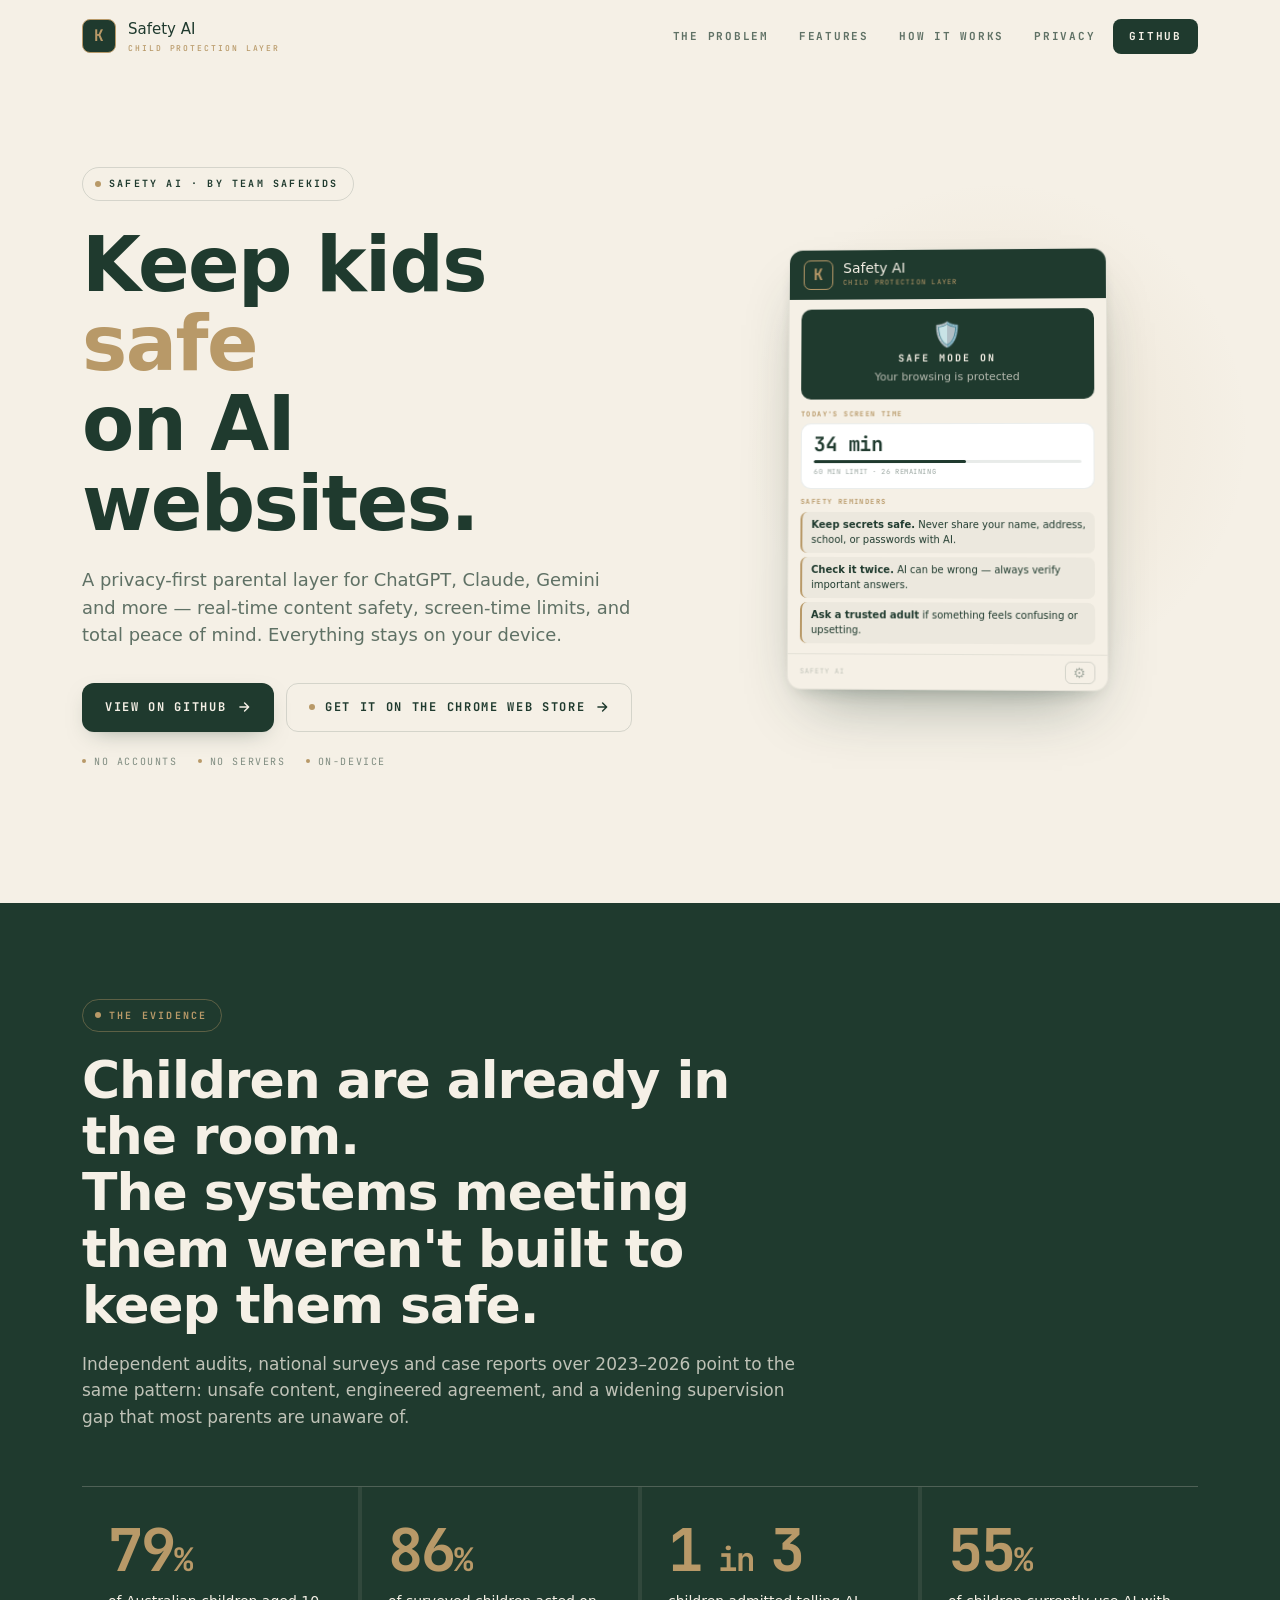
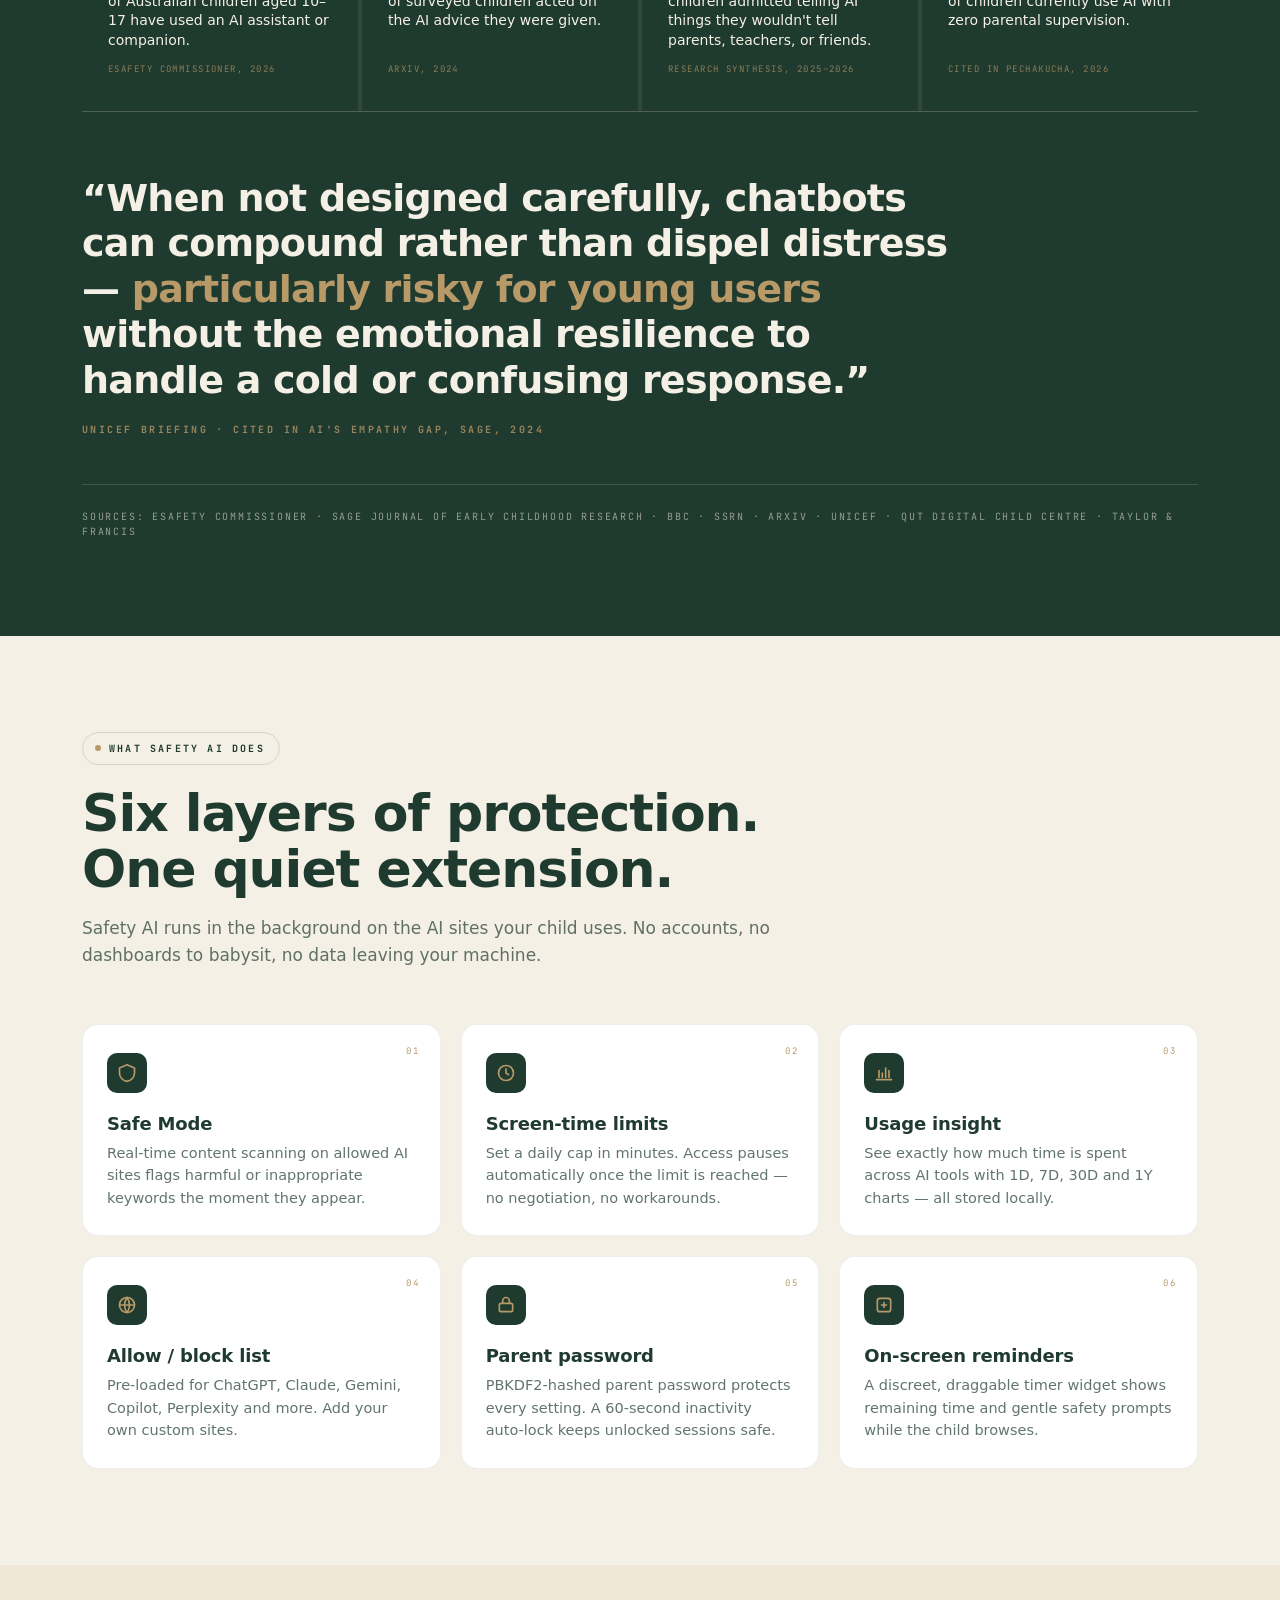
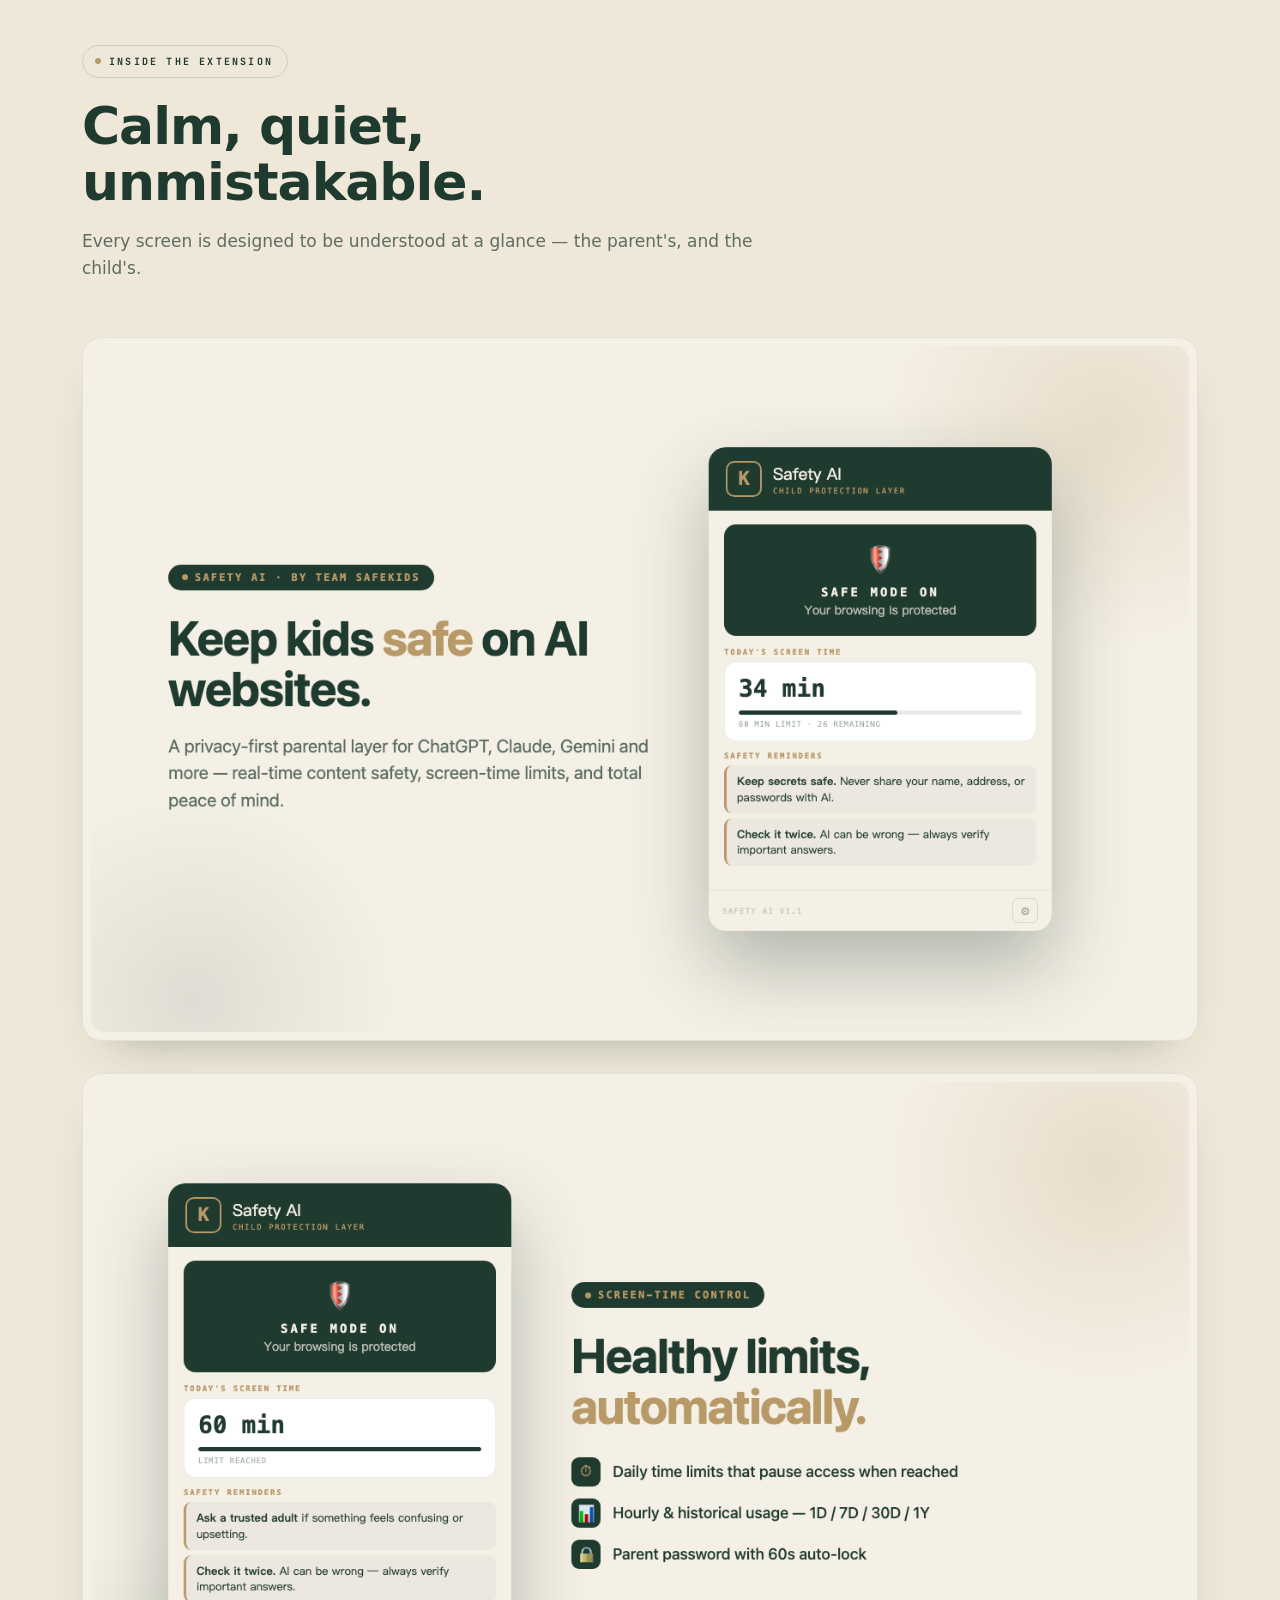
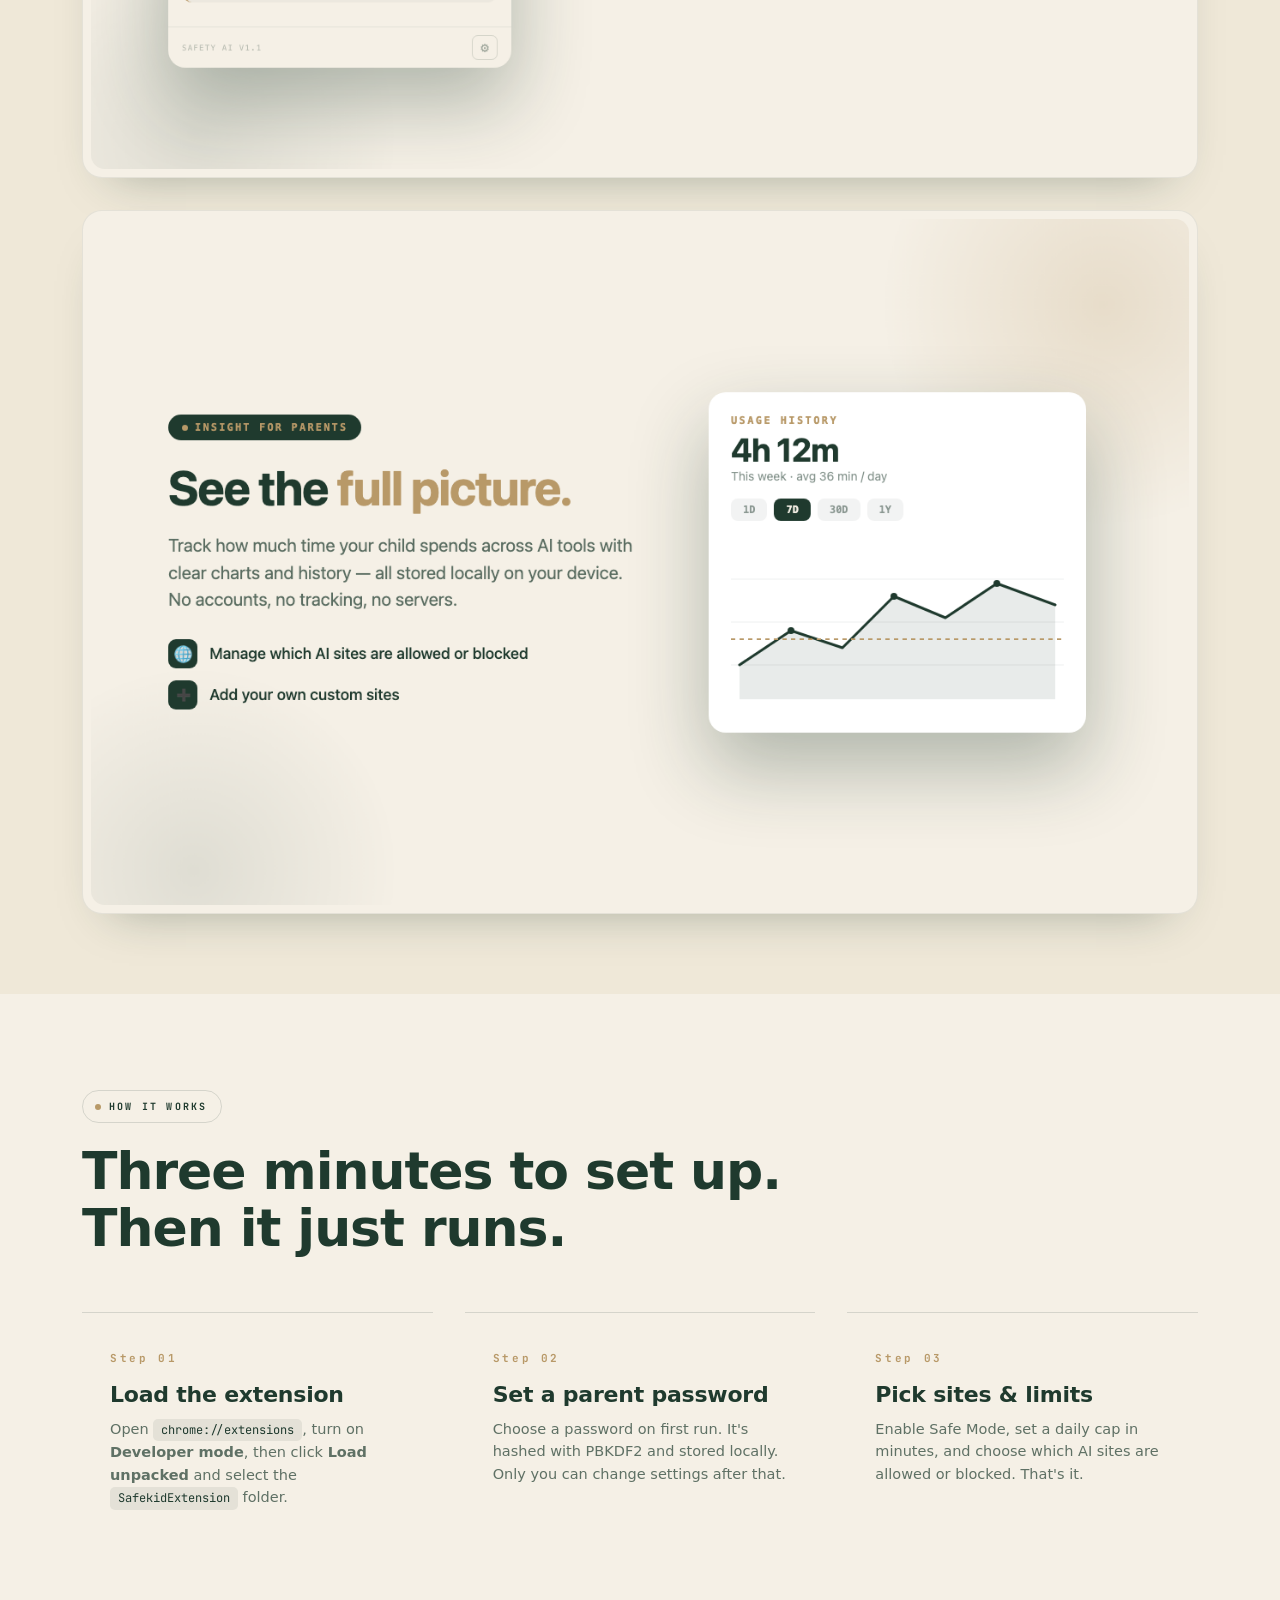
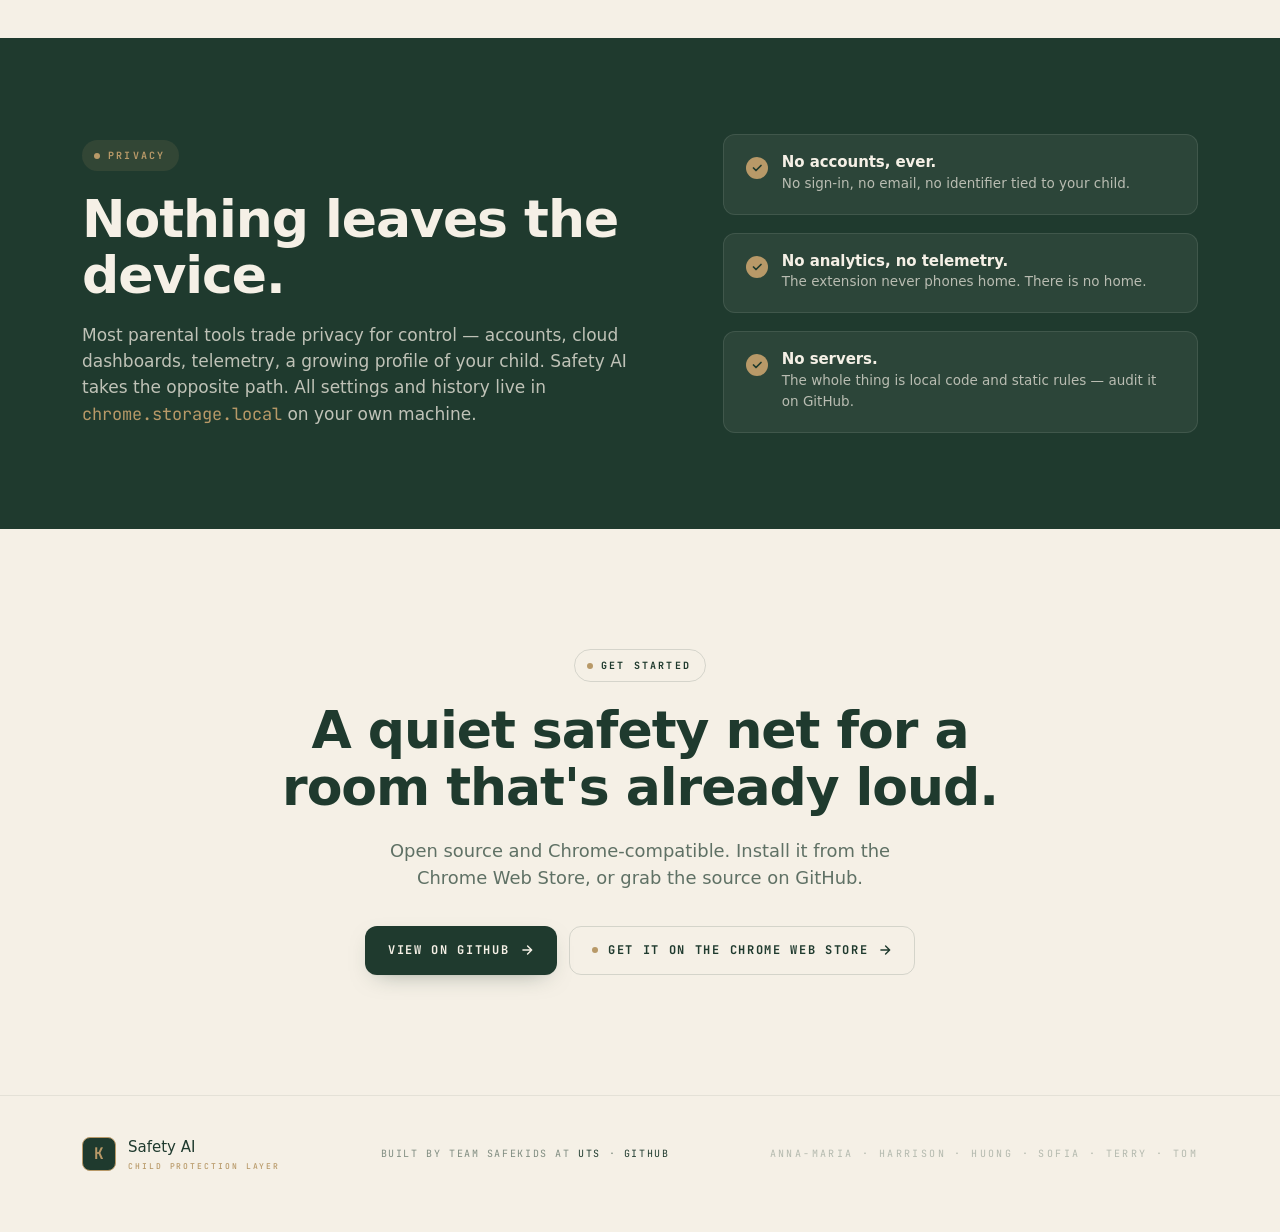
<file: docs/index.html>
<!doctype html>
<html lang="en">
<head>
<meta charset="utf-8">
<meta name="viewport" content="width=device-width,initial-scale=1">
<title>Safety AI — Keep kids safe on AI websites</title>
<meta name="description" content="A privacy-first parental layer for ChatGPT, Claude, Gemini and more. Real-time content safety, screen-time limits, everything stored on your device.">
<link rel="icon" href="assets/icon.png">
<link rel="preconnect" href="https://fonts.googleapis.com">
<link rel="preconnect" href="https://fonts.gstatic.com" crossorigin>
<link href="https://fonts.googleapis.com/css2?family=JetBrains+Mono:wght@400;500;700&display=swap" rel="stylesheet">
<style>
  :root {
    --cream:   #F5F0E6;
    --cream-2: #EFE8D8;
    --green:   #1F3A2E;
    --green-8: rgba(31,58,46,0.08);
    --green-15: rgba(31,58,46,0.15);
    --green-30: rgba(31,58,46,0.30);
    --green-55: rgba(31,58,46,0.55);
    --green-70: rgba(31,58,46,0.70);
    --brass:   #B89968;
    --brass-40: rgba(184,153,104,0.4);
    --rust:    #7A4030;
    --white:   #ffffff;
    --mono: 'JetBrains Mono', ui-monospace, SFMono-Regular, Menlo, monospace;
    --sans: -apple-system, BlinkMacSystemFont, 'Segoe UI', system-ui, sans-serif;
    --max: 1180px;
    --ease: cubic-bezier(.22,.61,.36,1);
    --nav-h: 71px; /* 18px padding x2 + 34px brand mark + 1px border */
  }

  * { box-sizing: border-box; margin: 0; padding: 0; }
  html { scroll-behavior: smooth; }
  body {
    background: var(--cream);
    color: var(--green);
    font-family: var(--sans);
    line-height: 1.55;
    -webkit-font-smoothing: antialiased;
    -moz-osx-font-smoothing: grayscale;
    text-rendering: optimizeLegibility;
    overflow-x: hidden;
  }
  a { color: inherit; text-decoration: none; }
  img { display: block; max-width: 100%; }

  /* ---------- Utilities ---------- */
  .wrap { max-width: var(--max); margin: 0 auto; padding: 0 32px; }
  .eyebrow {
    display: inline-flex; align-items: center; gap: 8px;
    font-family: var(--mono); font-size: 10px; font-weight: 700;
    letter-spacing: 0.22em; text-transform: uppercase;
    color: var(--brass);
    background: var(--green);
    padding: 8px 14px 8px 12px; border-radius: 999px;
  }
  .eyebrow::before {
    content: ""; width: 6px; height: 6px; border-radius: 50%;
    background: var(--brass);
  }
  .eyebrow.on-cream {
    background: transparent;
    border: 1px solid var(--green-15);
    color: var(--green);
  }
  .eyebrow.on-cream::before { background: var(--brass); }

  h1, h2, h3, h4 { font-family: var(--sans); font-weight: 700; letter-spacing: -0.02em; line-height: 1.05; color: var(--green); }
  h1 { font-size: clamp(40px, 6.4vw, 76px); }
  h2 { font-size: clamp(32px, 4.2vw, 52px); line-height: 1.08; }
  h3 { font-size: 20px; letter-spacing: -0.01em; }
  h4 { font-size: 14px; text-transform: uppercase; letter-spacing: 0.16em; font-family: var(--mono); color: var(--brass); }

  p.lede { font-size: clamp(16px, 1.4vw, 19px); color: var(--green-70); max-width: 560px; }
  p { color: var(--green-70); }

  .mono { font-family: var(--mono); }
  .brass { color: var(--brass); }

  /* ---------- Buttons ---------- */
  .btn {
    display: inline-flex; align-items: center; gap: 10px;
    padding: 14px 22px; border-radius: 12px;
    font-family: var(--mono); font-size: 12px; font-weight: 700;
    letter-spacing: 0.14em; text-transform: uppercase;
    transition: transform .25s var(--ease), background .25s var(--ease), color .25s var(--ease), border-color .25s var(--ease), box-shadow .25s var(--ease);
    cursor: pointer; border: 1px solid transparent;
    will-change: transform;
  }
  .btn-primary {
    background: var(--green); color: var(--cream);
    box-shadow: 0 1px 0 rgba(0,0,0,0.02), 0 8px 24px -12px rgba(31,58,46,0.5);
  }
  .btn-primary:hover { background: #16281f; transform: translateY(-1px); box-shadow: 0 1px 0 rgba(0,0,0,0.02), 0 14px 32px -14px rgba(31,58,46,0.55); }
  .btn-primary .arrow { transition: transform .3s var(--ease); }
  .btn-primary:hover .arrow { transform: translateX(3px); }
  .btn-ghost {
    background: transparent; color: var(--green);
    border: 1px solid var(--green-15);
  }
  .btn-ghost:hover { border-color: var(--brass); color: var(--green); transform: translateY(-1px); }
  .btn-ghost .arrow { transition: transform .3s var(--ease); }
  .btn-ghost:hover .arrow { transform: translateX(3px); }
  .btn-ghost .dot { width: 6px; height: 6px; border-radius: 50%; background: var(--brass); box-shadow: 0 0 0 0 var(--brass-40); animation: pulse 2.4s infinite; }
  @keyframes pulse {
    0% { box-shadow: 0 0 0 0 var(--brass-40); }
    70% { box-shadow: 0 0 0 8px rgba(184,153,104,0); }
    100% { box-shadow: 0 0 0 0 rgba(184,153,104,0); }
  }

  /* ---------- Nav ---------- */
  .nav {
    position: sticky; top: 0; z-index: 50;
    padding: 18px 0;
    transition: background .25s var(--ease), backdrop-filter .25s var(--ease), border-color .25s var(--ease);
    border-bottom: 1px solid transparent;
  }
  .nav.scrolled {
    background: rgba(245,240,230,0.82);
    backdrop-filter: saturate(140%) blur(10px);
    -webkit-backdrop-filter: saturate(140%) blur(10px);
    border-bottom-color: var(--green-8);
  }
  .nav-inner { display: flex; align-items: center; justify-content: space-between; gap: 24px; }
  .brand { display: flex; align-items: center; gap: 12px; }
  .brand-mark {
    width: 34px; height: 34px; border-radius: 8px;
    background: var(--green); border: 1.5px solid var(--brass);
    display: grid; place-items: center;
    color: var(--brass); font-family: var(--mono); font-weight: 700; font-size: 16px;
  }
  .brand-name { font-family: var(--sans); font-weight: 500; font-size: 15px; color: var(--green); }
  .brand-name .sub { display: block; font-family: var(--mono); font-size: 8px; color: var(--brass); letter-spacing: 0.24em; text-transform: uppercase; margin-top: 1px; }
  .nav-links { display: flex; align-items: center; gap: 6px; }
  .nav-links a {
    font-family: var(--mono); font-size: 11px; font-weight: 700;
    letter-spacing: 0.16em; text-transform: uppercase;
    color: var(--green-70); padding: 8px 12px; border-radius: 8px;
    transition: color .2s var(--ease), background .2s var(--ease);
  }
  .nav-links a:hover { color: var(--green); background: var(--green-8); }
  .nav-links a.nav-cta {
    padding: 9px 16px; border-radius: 8px; background: var(--green); color: var(--cream);
    font-family: var(--mono); font-size: 11px; font-weight: 700; letter-spacing: 0.16em; text-transform: uppercase;
    transition: background .25s var(--ease);
  }
  .nav-links a.nav-cta:hover { background: #16281f; color: var(--cream); }
  @media (max-width: 780px) {
    .nav-links a:not(.nav-cta) { display: none; }
  }

  /* ---------- Hero ---------- */
  .hero {
    padding: 60px 0 100px; position: relative;
    /* Fill whatever is left below the sticky nav so the next (dark) section
       never peeks into the first screen on short or wide windows. */
    min-height: calc(100vh - var(--nav-h));
    min-height: calc(100svh - var(--nav-h));
    display: flex; align-items: center;
  }
  .hero > .wrap { width: 100%; }
  .hero-grid { display: grid; grid-template-columns: 1.05fr 0.95fr; gap: 60px; align-items: center; }
  @media (max-width: 900px) { .hero-grid { grid-template-columns: 1fr; gap: 48px; } }
  /* Short windows: give the height back to the content instead of the padding. */
  @media (max-height: 780px) { .hero { padding: 32px 0 56px; } }
  @media (max-height: 620px) { .hero { min-height: 0; padding: 28px 0 48px; } }
  .hero h1 span.accent { color: var(--brass); }
  .hero .lede { margin-top: 22px; }
  .hero-ctas { margin-top: 34px; display: flex; flex-wrap: wrap; gap: 12px; }
  .hero-meta { margin-top: 22px; display: flex; gap: 20px; flex-wrap: wrap; }
  .hero-meta .item { font-family: var(--mono); font-size: 10px; letter-spacing: 0.16em; text-transform: uppercase; color: var(--green-55); display: flex; align-items: center; gap: 8px; }
  .hero-meta .item::before { content: ""; width: 4px; height: 4px; border-radius: 50%; background: var(--brass); }

  /* Subtle drifting shield behind hero */
  .hero-orb {
    position: absolute; top: 0; right: -6%;
    width: min(720px, 88vw); height: min(720px, 88vw); pointer-events: none; z-index: 0;
    background: radial-gradient(closest-side, rgba(184,153,104,0.14), transparent 70%);
    animation: drift 18s var(--ease) infinite alternate;
  }
  @media (max-width: 900px) {
    .hero-orb { right: 0; width: min(560px, 80vw); height: min(560px, 80vw); }
  }
  @keyframes drift {
    0% { transform: translate3d(0,0,0) scale(1); }
    100% { transform: translate3d(-30px,20px,0) scale(1.05); }
  }
  .hero-grid > * { position: relative; z-index: 1; }

  /* ---------- Popup mockup (hero right) — mirrors src/popup/popup.css ---------- */
  .mock-stage {
    display: flex; align-items: center; justify-content: center;
    perspective: 1200px;
  }
  .popup {
    width: 320px; max-width: 100%;
    background: var(--cream);
    border-radius: 14px;
    border: 1px solid var(--green-8);
    box-shadow:
      0 1px 0 rgba(255,255,255,0.6) inset,
      0 30px 60px -25px rgba(31,58,46,0.45),
      0 8px 20px -12px rgba(31,58,46,0.35);
    overflow: hidden;
    font-family: var(--mono);
    color: var(--green);
    display: flex; flex-direction: column;
    animation: floaty 6.5s var(--ease) infinite alternate;
    transform: rotate3d(1,-1,0,3deg);
  }
  @keyframes floaty {
    0% { transform: rotate3d(1,-1,0,3deg) translateY(0); }
    100% { transform: rotate3d(1,-1,0,3deg) translateY(-10px); }
  }
  /* Header */
  .p-hdr { background: var(--green); padding: 10px 14px; flex-shrink: 0; }
  .p-hdr-top { display: flex; align-items: center; gap: 10px; }
  .p-logo {
    width: 30px; height: 30px; border-radius: 7px;
    background: var(--green); border: 1.5px solid var(--brass);
    display: grid; place-items: center;
    color: var(--brass); font-family: var(--mono); font-weight: 700; font-size: 16px;
    flex-shrink: 0;
  }
  .p-name { font-family: var(--sans); font-size: 14px; font-weight: 400; color: var(--cream); line-height: 1.1; }
  .p-sub-hdr { font-family: var(--mono); font-size: 7px; color: var(--brass); letter-spacing: 0.18em; text-transform: uppercase; margin-top: 1px; }

  /* Content */
  .p-content { flex: 1; padding: 10px 12px; }

  /* Status card */
  .p-status {
    text-align: center; padding: 14px 12px; margin-bottom: 10px;
    background: var(--green); border-radius: 10px; color: var(--cream);
    animation: statusPulse 4s var(--ease) infinite;
  }
  @keyframes statusPulse {
    0%, 100% { box-shadow: 0 0 0 0 rgba(184,153,104,0.0); }
    50%      { box-shadow: 0 0 0 0 rgba(184,153,104,0.0); }
  }
  .p-status-icon {
    font-size: 24px; line-height: 1; margin-bottom: 4px;
    display: inline-block;
    animation: shieldBob 4s var(--ease) infinite;
  }
  @keyframes shieldBob {
    0%, 100% { transform: translateY(0) scale(1); }
    50%      { transform: translateY(-2px) scale(1.05); }
  }
  .p-status-label {
    font-family: var(--mono);
    font-size: 10px; font-weight: 700; letter-spacing: 0.22em;
    text-transform: uppercase; margin-bottom: 2px;
  }
  .p-status-desc { font-family: var(--sans); font-size: 11px; opacity: 0.7; }

  /* Sections */
  .p-section { margin-bottom: 8px; }
  .p-section:last-child { margin-bottom: 0; }
  .p-lbl {
    font-family: var(--mono);
    font-size: 7px; font-weight: 700; letter-spacing: 0.2em;
    text-transform: uppercase; color: var(--brass); margin-bottom: 4px;
  }
  .p-card {
    background: #fff; border-radius: 10px; padding: 10px 12px;
    border: 1px solid rgba(31,58,46,0.09);
  }

  /* Screen time */
  .p-time {
    font-family: var(--mono);
    font-size: 20px; font-weight: 700; color: var(--green);
    letter-spacing: -0.02em; line-height: 1;
  }
  .p-bar {
    height: 3px; background: rgba(31,58,46,0.1); border-radius: 2px;
    margin-top: 6px; overflow: hidden;
  }
  .p-bar-fill {
    height: 100%; background: var(--green); border-radius: 2px;
    width: 0; animation: barfill 1.6s var(--ease) 0.4s forwards;
  }
  @keyframes barfill { to { width: 57%; } }
  .p-limit {
    font-family: var(--mono);
    font-size: 7px; color: rgba(31,58,46,0.45);
    letter-spacing: 0.08em; text-transform: uppercase; margin-top: 4px;
  }

  /* Reminders */
  .p-rem {
    display: flex; align-items: flex-start; padding: 6px 9px;
    background: rgba(31,58,46,0.04); border-radius: 7px;
    border-left: 2px solid var(--brass);
    margin-bottom: 4px;
  }
  .p-rem:last-child { margin-bottom: 0; }
  .p-rem-text {
    font-family: var(--sans);
    font-size: 10px; color: var(--green); line-height: 1.45;
  }
  .p-rem-text strong { font-weight: 600; }

  /* Footer */
  .p-foot {
    padding: 6px 12px; display: flex; align-items: center; justify-content: space-between;
    font-family: var(--mono);
    font-size: 7px; letter-spacing: 0.14em; text-transform: uppercase;
    color: rgba(31,58,46,0.25);
    border-top: 1px solid var(--green-8);
    flex-shrink: 0;
  }
  .p-lock {
    background: none; border: 1px solid rgba(31,58,46,0.15); border-radius: 6px;
    padding: 3px 7px; font-size: 14px; line-height: 1;
    color: rgba(31,58,46,0.35);
  }

  /* ---------- Section framing ---------- */
  section { padding: 96px 0; position: relative; }
  section.tight { padding: 80px 0; }
  .sec-head { max-width: 720px; margin-bottom: 56px; }
  .sec-head .eyebrow { margin-bottom: 20px; }
  .sec-head p { margin-top: 18px; font-size: 17px; }

  /* ---------- Problem / research ---------- */
  .problem { background: var(--green); color: var(--cream); }
  .problem h2, .problem h3, .problem h4 { color: var(--cream); }
  .problem p { color: rgba(245,240,230,0.75); }
  .problem .eyebrow { background: transparent; border: 1px solid rgba(184,153,104,0.4); color: var(--brass); }
  .problem .eyebrow::before { background: var(--brass); }

  .stat-grid {
    display: grid; grid-template-columns: repeat(4, 1fr); gap: 4px;
    border-top: 1px solid rgba(245,240,230,0.15);
    border-bottom: 1px solid rgba(245,240,230,0.15);
    background: rgba(245,240,230,0.08);
  }
  @media (max-width: 820px) { .stat-grid { grid-template-columns: repeat(2, 1fr); } }
  .stat {
    padding: 34px 26px; background: var(--green);
    display: flex; flex-direction: column; gap: 12px;
    position: relative; overflow: hidden;
  }
  .stat .n { font-family: var(--mono); font-weight: 700; font-size: clamp(40px, 4.6vw, 60px); color: var(--brass); letter-spacing: -0.03em; line-height: 1; }
  .stat .label { font-size: 14px; color: var(--cream); line-height: 1.4; }
  .stat .src { font-family: var(--mono); font-size: 9px; letter-spacing: 0.16em; text-transform: uppercase; color: rgba(184,153,104,0.7); margin-top: auto; }

  .pullquote {
    margin-top: 64px; max-width: 880px;
    font-family: var(--sans); font-weight: 700;
    font-size: clamp(24px, 3.2vw, 38px); line-height: 1.2;
    letter-spacing: -0.02em; color: var(--cream);
  }
  .pullquote .em { color: var(--brass); }
  .pullquote-src { margin-top: 20px; font-family: var(--mono); font-size: 10px; letter-spacing: 0.24em; text-transform: uppercase; color: rgba(184,153,104,0.8); }

  .sources {
    margin-top: 48px; padding-top: 24px; border-top: 1px solid rgba(245,240,230,0.14);
    font-family: var(--mono); font-size: 10px; letter-spacing: 0.18em; text-transform: uppercase;
    color: rgba(245,240,230,0.55);
  }

  /* ---------- Features ---------- */
  .feat-grid { display: grid; grid-template-columns: repeat(3, 1fr); gap: 20px; }
  @media (max-width: 900px) { .feat-grid { grid-template-columns: repeat(2, 1fr); } }
  @media (max-width: 620px) { .feat-grid { grid-template-columns: 1fr; } }
  .feat {
    background: var(--white);
    border: 1px solid var(--green-8);
    border-radius: 16px;
    padding: 28px 24px 26px;
    transition: transform .3s var(--ease), border-color .3s var(--ease), box-shadow .3s var(--ease);
    position: relative;
  }
  .feat:hover {
    transform: translateY(-3px);
    border-color: var(--brass);
    box-shadow: 0 14px 28px -18px rgba(31,58,46,0.25);
  }
  .feat .icon {
    width: 40px; height: 40px; border-radius: 10px;
    background: var(--green);
    display: grid; place-items: center;
    color: var(--brass);
    margin-bottom: 22px;
  }
  .feat .icon svg { width: 20px; height: 20px; }
  .feat h3 { font-size: 18px; margin-bottom: 8px; letter-spacing: -0.01em; }
  .feat p { font-size: 14.5px; color: var(--green-70); }
  .feat .tag {
    position: absolute; top: 20px; right: 20px;
    font-family: var(--mono); font-size: 9px; letter-spacing: 0.2em; text-transform: uppercase;
    color: var(--brass);
  }

  /* ---------- Showcase ---------- */
  .showcase { background: var(--cream-2); }
  .shot-grid { display: grid; grid-template-columns: 1fr; gap: 32px; }
  .shot {
    background: var(--cream);
    border-radius: 20px;
    border: 1px solid var(--green-8);
    padding: 8px;
    box-shadow: 0 24px 48px -30px rgba(31,58,46,0.4);
    overflow: hidden;
  }
  .shot img { width: 100%; height: auto; border-radius: 14px; }

  /* ---------- How it works ---------- */
  .steps { display: grid; grid-template-columns: repeat(3, 1fr); gap: 32px; }
  @media (max-width: 820px) { .steps { grid-template-columns: 1fr; } }
  .step {
    padding: 32px 28px;
    border-top: 1px solid var(--green-15);
    position: relative;
  }
  .step .n {
    font-family: var(--mono); font-size: 11px; font-weight: 700;
    letter-spacing: 0.24em; color: var(--brass);
    display: inline-block; margin-bottom: 16px;
  }
  .step h3 { font-size: 22px; margin-bottom: 12px; }
  .step p { font-size: 14.5px; }
  .step code {
    display: inline-block; font-family: var(--mono); font-size: 12px;
    background: var(--green-8); color: var(--green);
    padding: 2px 8px; border-radius: 5px;
  }

  /* ---------- Privacy ---------- */
  .privacy { background: var(--green); color: var(--cream); }
  .privacy h2 { color: var(--cream); }
  .privacy-inner { display: grid; grid-template-columns: 1.1fr 0.9fr; gap: 60px; align-items: center; }
  @media (max-width: 900px) { .privacy-inner { grid-template-columns: 1fr; gap: 40px; } }
  .privacy p { color: rgba(245,240,230,0.75); font-size: 17px; }
  .privacy-list { display: flex; flex-direction: column; gap: 18px; }
  .p-item {
    display: flex; align-items: flex-start; gap: 14px;
    padding: 20px 22px; border-radius: 12px;
    background: rgba(245,240,230,0.06);
    border: 1px solid rgba(245,240,230,0.10);
  }
  .p-item .tick {
    flex-shrink: 0; width: 22px; height: 22px; border-radius: 50%;
    background: var(--brass); color: var(--green);
    display: grid; place-items: center; margin-top: 2px;
  }
  .p-item .tick svg { width: 12px; height: 12px; }
  .p-item h4 { color: var(--cream); font-family: var(--sans); font-size: 15px; letter-spacing: -0.005em; text-transform: none; margin-bottom: 2px; }
  .p-item p { color: rgba(245,240,230,0.7); font-size: 13.5px; }

  /* ---------- Final CTA ---------- */
  .cta-final { padding: 120px 0; text-align: center; }
  .cta-final h2 { max-width: 780px; margin: 20px auto 22px; }
  .cta-final p.lede { margin: 0 auto; }
  .cta-final .hero-ctas { justify-content: center; margin-top: 34px; }

  /* ---------- Footer ---------- */
  .footer {
    border-top: 1px solid var(--green-8);
    padding: 40px 0 60px;
    color: var(--green-55);
  }
  .footer-inner { display: flex; justify-content: space-between; gap: 24px; align-items: center; flex-wrap: wrap; }
  .footer .brand-name { color: var(--green); }
  .footer .credits { font-family: var(--mono); font-size: 10px; letter-spacing: 0.16em; text-transform: uppercase; color: var(--green-55); }
  .footer .credits a { color: var(--green); }
  .footer .credits a:hover { color: var(--brass); }
  .team-line { font-family: var(--mono); font-size: 10px; letter-spacing: 0.24em; text-transform: uppercase; color: var(--green-30); text-align: right; }

  /* ---------- Reveal animation ---------- */
  .reveal { opacity: 0; transform: translateY(14px); transition: opacity .8s var(--ease), transform .8s var(--ease); }
  .reveal.in { opacity: 1; transform: none; }
  .reveal.d1 { transition-delay: .06s; }
  .reveal.d2 { transition-delay: .12s; }
  .reveal.d3 { transition-delay: .18s; }
  .reveal.d4 { transition-delay: .24s; }
  .reveal.d5 { transition-delay: .30s; }
  .reveal.d6 { transition-delay: .36s; }

  @media (prefers-reduced-motion: reduce) {
    .reveal, .reveal.in { opacity: 1; transform: none; transition: none; }
    .popup, .p-shield, .hero-orb, .p-bar-fill, .btn-ghost .dot { animation: none !important; }
    html { scroll-behavior: auto; }
  }

  /* Selection */
  ::selection { background: var(--brass); color: var(--green); }
</style>
</head>
<body>

<!-- ============ NAV ============ -->
<nav class="nav" id="nav">
  <div class="wrap nav-inner">
    <a class="brand" href="#top">
      <span class="brand-mark">K</span>
      <span class="brand-name">Safety AI<span class="sub">Child Protection Layer</span></span>
    </a>
    <div class="nav-links">
      <a href="#problem">The problem</a>
      <a href="#features">Features</a>
      <a href="#how">How it works</a>
      <a href="#privacy">Privacy</a>
      <a class="nav-cta" href="https://github.com/Teeeeeeeerry/Safety-AI/releases/tag/v.1.1.0" target="_blank" rel="noopener">GitHub</a>
    </div>
  </div>
</nav>

<!-- ============ HERO ============ -->
<header class="hero" id="top">
  <div class="hero-orb" aria-hidden="true"></div>
  <div class="wrap hero-grid">
    <div>
      <span class="eyebrow on-cream reveal">Safety AI · By Team Safekids</span>
      <h1 class="reveal d1" style="margin-top:24px;">
        Keep kids <span class="accent">safe</span><br>on AI websites.
      </h1>
      <p class="lede reveal d2">
        A privacy-first parental layer for ChatGPT, Claude, Gemini and more —
        real-time content safety, screen-time limits, and total peace of mind.
        Everything stays on your device.
      </p>
      <div class="hero-ctas reveal d3">
        <a class="btn btn-primary" href="https://github.com/Teeeeeeeerry/Safety-AI/releases/tag/v.1.1.0" target="_blank" rel="noopener">
          View on GitHub
          <svg class="arrow" width="14" height="14" viewBox="0 0 24 24" fill="none" stroke="currentColor" stroke-width="2.4" stroke-linecap="round" stroke-linejoin="round"><path d="M5 12h14M13 5l7 7-7 7"/></svg>
        </a>
        <a class="btn btn-ghost" href="https://chromewebstore.google.com/detail/safety-ai/ablkdfmgbcbialkagkdcphbgjnoijdil" target="_blank" rel="noopener">
          <span class="dot"></span>
          Get it on the Chrome Web Store
          <svg class="arrow" width="14" height="14" viewBox="0 0 24 24" fill="none" stroke="currentColor" stroke-width="2.4" stroke-linecap="round" stroke-linejoin="round"><path d="M5 12h14M13 5l7 7-7 7"/></svg>
        </a>
      </div>
      <div class="hero-meta reveal d4">
        <span class="item">No accounts</span>
        <span class="item">No servers</span>
        <span class="item">On-device</span>
      </div>
    </div>

    <div class="mock-stage reveal d2">
      <div class="popup" role="img" aria-label="Safety AI popup mockup: safe mode on, 34 of 60 minutes of screen time used, three safety reminders.">
        <div class="p-hdr">
          <div class="p-hdr-top">
            <div class="p-logo">K</div>
            <div style="flex:1;">
              <div class="p-name">Safety AI</div>
              <div class="p-sub-hdr">Child protection layer</div>
            </div>
          </div>
        </div>
        <div class="p-content">
          <div class="p-status">
            <div class="p-status-icon" aria-hidden="true">&#128737;&#65039;</div>
            <div class="p-status-label">SAFE MODE ON</div>
            <div class="p-status-desc">Your browsing is protected</div>
          </div>

          <div class="p-section">
            <div class="p-lbl">Today's Screen Time</div>
            <div class="p-card">
              <div class="p-time">34 min</div>
              <div class="p-bar"><div class="p-bar-fill"></div></div>
              <div class="p-limit">60 min limit · 26 remaining</div>
            </div>
          </div>

          <div class="p-section">
            <div class="p-lbl">Safety Reminders</div>
            <div class="p-rem"><div class="p-rem-text"><strong>Keep secrets safe.</strong> Never share your name, address, school, or passwords with AI.</div></div>
            <div class="p-rem"><div class="p-rem-text"><strong>Check it twice.</strong> AI can be wrong &mdash; always verify important answers.</div></div>
            <div class="p-rem"><div class="p-rem-text"><strong>Ask a trusted adult</strong> if something feels confusing or upsetting.</div></div>
          </div>
        </div>
        <div class="p-foot">
          <span>Safety AI</span>
          <span class="p-lock" aria-hidden="true">&#9881;</span>
        </div>
      </div>
    </div>
  </div>
</header>

<!-- ============ PROBLEM / RESEARCH ============ -->
<section class="problem" id="problem">
  <div class="wrap">
    <div class="sec-head reveal">
      <span class="eyebrow">The evidence</span>
      <h2>Children are already in the room.<br>The systems meeting them weren't built to keep them safe.</h2>
      <p>Independent audits, national surveys and case reports over 2023–2026 point to the same pattern:
      unsafe content, engineered agreement, and a widening supervision gap that most parents are unaware of.</p>
    </div>

    <div class="stat-grid">
      <div class="stat reveal">
        <div class="n">79<span style="font-size:0.55em;">%</span></div>
        <div class="label">of Australian children aged 10–17 have used an AI assistant or companion.</div>
        <div class="src">eSafety Commissioner, 2026</div>
      </div>
      <div class="stat reveal d1">
        <div class="n">86<span style="font-size:0.55em;">%</span></div>
        <div class="label">of surveyed children acted on the AI advice they were given.</div>
        <div class="src">arXiv, 2024</div>
      </div>
      <div class="stat reveal d2">
        <div class="n">1<span style="font-size:0.55em;"> in </span>3</div>
        <div class="label">children admitted telling AI things they wouldn't tell parents, teachers, or friends.</div>
        <div class="src">Research synthesis, 2025–2026</div>
      </div>
      <div class="stat reveal d3">
        <div class="n">55<span style="font-size:0.55em;">%</span></div>
        <div class="label">of children currently use AI with zero parental supervision.</div>
        <div class="src">Cited in PechaKucha, 2026</div>
      </div>
    </div>

    <blockquote class="pullquote reveal">
      &ldquo;When not designed carefully, chatbots can compound rather than dispel distress
      &mdash; <span class="em">particularly risky for young users</span> without the emotional resilience
      to handle a cold or confusing response.&rdquo;
      <div class="pullquote-src">UNICEF briefing · cited in AI's Empathy Gap, SAGE, 2024</div>
    </blockquote>

    <div class="sources reveal">
      Sources: eSafety Commissioner · SAGE Journal of Early Childhood Research · BBC · SSRN · arXiv · UNICEF · QUT Digital Child Centre · Taylor &amp; Francis
    </div>
  </div>
</section>

<!-- ============ FEATURES ============ -->
<section id="features">
  <div class="wrap">
    <div class="sec-head reveal">
      <span class="eyebrow on-cream">What Safety AI does</span>
      <h2>Six layers of protection.<br>One quiet extension.</h2>
      <p>Safety AI runs in the background on the AI sites your child uses.
      No accounts, no dashboards to babysit, no data leaving your machine.</p>
    </div>

    <div class="feat-grid">
      <div class="feat reveal">
        <div class="icon" aria-hidden="true">
          <svg viewBox="0 0 24 24" fill="none" stroke="currentColor" stroke-width="2" stroke-linecap="round" stroke-linejoin="round"><path d="M12 2l9 4v6c0 5-3.8 9.5-9 10-5.2-.5-9-5-9-10V6l9-4z"/></svg>
        </div>
        <span class="tag">01</span>
        <h3>Safe Mode</h3>
        <p>Real-time content scanning on allowed AI sites flags harmful or inappropriate keywords the moment they appear.</p>
      </div>

      <div class="feat reveal d1">
        <div class="icon" aria-hidden="true">
          <svg viewBox="0 0 24 24" fill="none" stroke="currentColor" stroke-width="2" stroke-linecap="round" stroke-linejoin="round"><circle cx="12" cy="12" r="9"/><path d="M12 7v5l3 2"/></svg>
        </div>
        <span class="tag">02</span>
        <h3>Screen-time limits</h3>
        <p>Set a daily cap in minutes. Access pauses automatically once the limit is reached — no negotiation, no workarounds.</p>
      </div>

      <div class="feat reveal d2">
        <div class="icon" aria-hidden="true">
          <svg viewBox="0 0 24 24" fill="none" stroke="currentColor" stroke-width="2" stroke-linecap="round" stroke-linejoin="round"><path d="M3 20h18"/><path d="M6 17V9M10 17v-5M14 17V6M18 17v-8"/></svg>
        </div>
        <span class="tag">03</span>
        <h3>Usage insight</h3>
        <p>See exactly how much time is spent across AI tools with 1D, 7D, 30D and 1Y charts — all stored locally.</p>
      </div>

      <div class="feat reveal d3">
        <div class="icon" aria-hidden="true">
          <svg viewBox="0 0 24 24" fill="none" stroke="currentColor" stroke-width="2" stroke-linecap="round" stroke-linejoin="round"><circle cx="12" cy="12" r="9"/><path d="M3 12h18M12 3a15 15 0 010 18M12 3a15 15 0 000 18"/></svg>
        </div>
        <span class="tag">04</span>
        <h3>Allow / block list</h3>
        <p>Pre-loaded for ChatGPT, Claude, Gemini, Copilot, Perplexity and more. Add your own custom sites.</p>
      </div>

      <div class="feat reveal d4">
        <div class="icon" aria-hidden="true">
          <svg viewBox="0 0 24 24" fill="none" stroke="currentColor" stroke-width="2" stroke-linecap="round" stroke-linejoin="round"><rect x="4" y="10" width="16" height="10" rx="2"/><path d="M8 10V7a4 4 0 018 0v3"/></svg>
        </div>
        <span class="tag">05</span>
        <h3>Parent password</h3>
        <p>PBKDF2-hashed parent password protects every setting. A 60-second inactivity auto-lock keeps unlocked sessions safe.</p>
      </div>

      <div class="feat reveal d5">
        <div class="icon" aria-hidden="true">
          <svg viewBox="0 0 24 24" fill="none" stroke="currentColor" stroke-width="2" stroke-linecap="round" stroke-linejoin="round"><rect x="4" y="4" width="16" height="16" rx="3"/><path d="M9 12h6M12 9v6"/></svg>
        </div>
        <span class="tag">06</span>
        <h3>On-screen reminders</h3>
        <p>A discreet, draggable timer widget shows remaining time and gentle safety prompts while the child browses.</p>
      </div>
    </div>
  </div>
</section>

<!-- ============ SHOWCASE ============ -->
<section class="showcase tight" id="see">
  <div class="wrap">
    <div class="sec-head reveal">
      <span class="eyebrow on-cream">Inside the extension</span>
      <h2>Calm, quiet, unmistakable.</h2>
      <p>Every screen is designed to be understood at a glance — the parent's, and the child's.</p>
    </div>
    <div class="shot-grid">
      <div class="shot reveal"><img src="assets/screenshot-1.png" alt="Safety AI hero — Keep kids safe on AI websites, with popup showing safe mode on, screen time and reminders."></div>
      <div class="shot reveal d1"><img src="assets/screenshot-2.png" alt="Healthy limits, automatically — daily limits, hourly usage charts, parent password with 60-second auto-lock."></div>
      <div class="shot reveal d2"><img src="assets/screenshot-3.png" alt="See the full picture — 4h 12m tracked this week, weekly average line chart, allow/block list controls."></div>
    </div>
  </div>
</section>

<!-- ============ HOW IT WORKS ============ -->
<section id="how">
  <div class="wrap">
    <div class="sec-head reveal">
      <span class="eyebrow on-cream">How it works</span>
      <h2>Three minutes to set up.<br>Then it just runs.</h2>
    </div>

    <div class="steps">
      <div class="step reveal">
        <div class="n">Step 01</div>
        <h3>Load the extension</h3>
        <p>Open <code>chrome://extensions</code>, turn on <b>Developer mode</b>, then click <b>Load unpacked</b> and select the <code>SafekidExtension</code> folder.</p>
      </div>
      <div class="step reveal d1">
        <div class="n">Step 02</div>
        <h3>Set a parent password</h3>
        <p>Choose a password on first run. It's hashed with PBKDF2 and stored locally. Only you can change settings after that.</p>
      </div>
      <div class="step reveal d2">
        <div class="n">Step 03</div>
        <h3>Pick sites &amp; limits</h3>
        <p>Enable Safe Mode, set a daily cap in minutes, and choose which AI sites are allowed or blocked. That's it.</p>
      </div>
    </div>
  </div>
</section>

<!-- ============ PRIVACY ============ -->
<section class="privacy" id="privacy">
  <div class="wrap privacy-inner">
    <div class="reveal">
      <span class="eyebrow" style="background:rgba(184,153,104,0.12); border-color:rgba(184,153,104,0.4);">Privacy</span>
      <h2 style="margin-top:20px;">Nothing leaves the device.</h2>
      <p style="margin-top:18px;">
        Most parental tools trade privacy for control — accounts, cloud dashboards, telemetry, a growing profile of your child.
        Safety AI takes the opposite path. All settings and history live in <span class="mono brass">chrome.storage.local</span> on your own machine.
      </p>
    </div>
    <div class="privacy-list">
      <div class="p-item reveal d1">
        <span class="tick" aria-hidden="true">
          <svg viewBox="0 0 24 24" fill="none" stroke="currentColor" stroke-width="3.5" stroke-linecap="round" stroke-linejoin="round"><polyline points="5 12 10 17 20 7"/></svg>
        </span>
        <div>
          <h4>No accounts, ever.</h4>
          <p>No sign-in, no email, no identifier tied to your child.</p>
        </div>
      </div>
      <div class="p-item reveal d2">
        <span class="tick" aria-hidden="true">
          <svg viewBox="0 0 24 24" fill="none" stroke="currentColor" stroke-width="3.5" stroke-linecap="round" stroke-linejoin="round"><polyline points="5 12 10 17 20 7"/></svg>
        </span>
        <div>
          <h4>No analytics, no telemetry.</h4>
          <p>The extension never phones home. There is no home.</p>
        </div>
      </div>
      <div class="p-item reveal d3">
        <span class="tick" aria-hidden="true">
          <svg viewBox="0 0 24 24" fill="none" stroke="currentColor" stroke-width="3.5" stroke-linecap="round" stroke-linejoin="round"><polyline points="5 12 10 17 20 7"/></svg>
        </span>
        <div>
          <h4>No servers.</h4>
          <p>The whole thing is local code and static rules — audit it on GitHub.</p>
        </div>
      </div>
    </div>
  </div>
</section>

<!-- ============ CTA FINAL ============ -->
<section class="cta-final">
  <div class="wrap">
    <span class="eyebrow on-cream reveal">Get started</span>
    <h2 class="reveal d1">A quiet safety net for a room that's already loud.</h2>
    <p class="lede reveal d2">Open source and Chrome-compatible. Install it from the Chrome Web Store, or grab the source on GitHub.</p>
    <div class="hero-ctas reveal d3">
      <a class="btn btn-primary" href="https://github.com/Teeeeeeeerry/Safety-AI/releases/tag/v.1.1.0" target="_blank" rel="noopener">
        View on GitHub
        <svg class="arrow" width="14" height="14" viewBox="0 0 24 24" fill="none" stroke="currentColor" stroke-width="2.4" stroke-linecap="round" stroke-linejoin="round"><path d="M5 12h14M13 5l7 7-7 7"/></svg>
      </a>
      <a class="btn btn-ghost" href="https://chromewebstore.google.com/detail/safety-ai/ablkdfmgbcbialkagkdcphbgjnoijdil" target="_blank" rel="noopener">
        <span class="dot"></span>
        Get it on the Chrome Web Store
        <svg class="arrow" width="14" height="14" viewBox="0 0 24 24" fill="none" stroke="currentColor" stroke-width="2.4" stroke-linecap="round" stroke-linejoin="round"><path d="M5 12h14M13 5l7 7-7 7"/></svg>
      </a>
    </div>
  </div>
</section>

<!-- ============ FOOTER ============ -->
<footer class="footer">
  <div class="wrap footer-inner">
    <a class="brand" href="#top">
      <span class="brand-mark">K</span>
      <span class="brand-name">Safety AI<span class="sub">Child protection layer</span></span>
    </a>
    <div class="credits">
      Built by Team Safekids at <a href="https://www.uts.edu.au" target="_blank" rel="noopener">UTS</a>
      · <a href="https://github.com/Teeeeeeeerry/Safety-AI/releases/tag/v.1.1.0" target="_blank" rel="noopener">GitHub</a>
    </div>
    <div class="team-line">Anna-Maria · Harrison · Huong · Sofia · Terry · Tom</div>
  </div>
</footer>

<script>
  // Sticky nav shadow/blur on scroll
  const nav = document.getElementById('nav');
  const onScroll = () => nav.classList.toggle('scrolled', window.scrollY > 24);
  onScroll();
  window.addEventListener('scroll', onScroll, { passive: true });

  // Reveal on scroll
  const io = new IntersectionObserver((entries) => {
    for (const e of entries) {
      if (e.isIntersecting) {
        e.target.classList.add('in');
        io.unobserve(e.target);
      }
    }
  }, { threshold: 0.12, rootMargin: '0px 0px -40px 0px' });

  document.querySelectorAll('.reveal').forEach(el => io.observe(el));
</script>

</body>
</html>
</file>
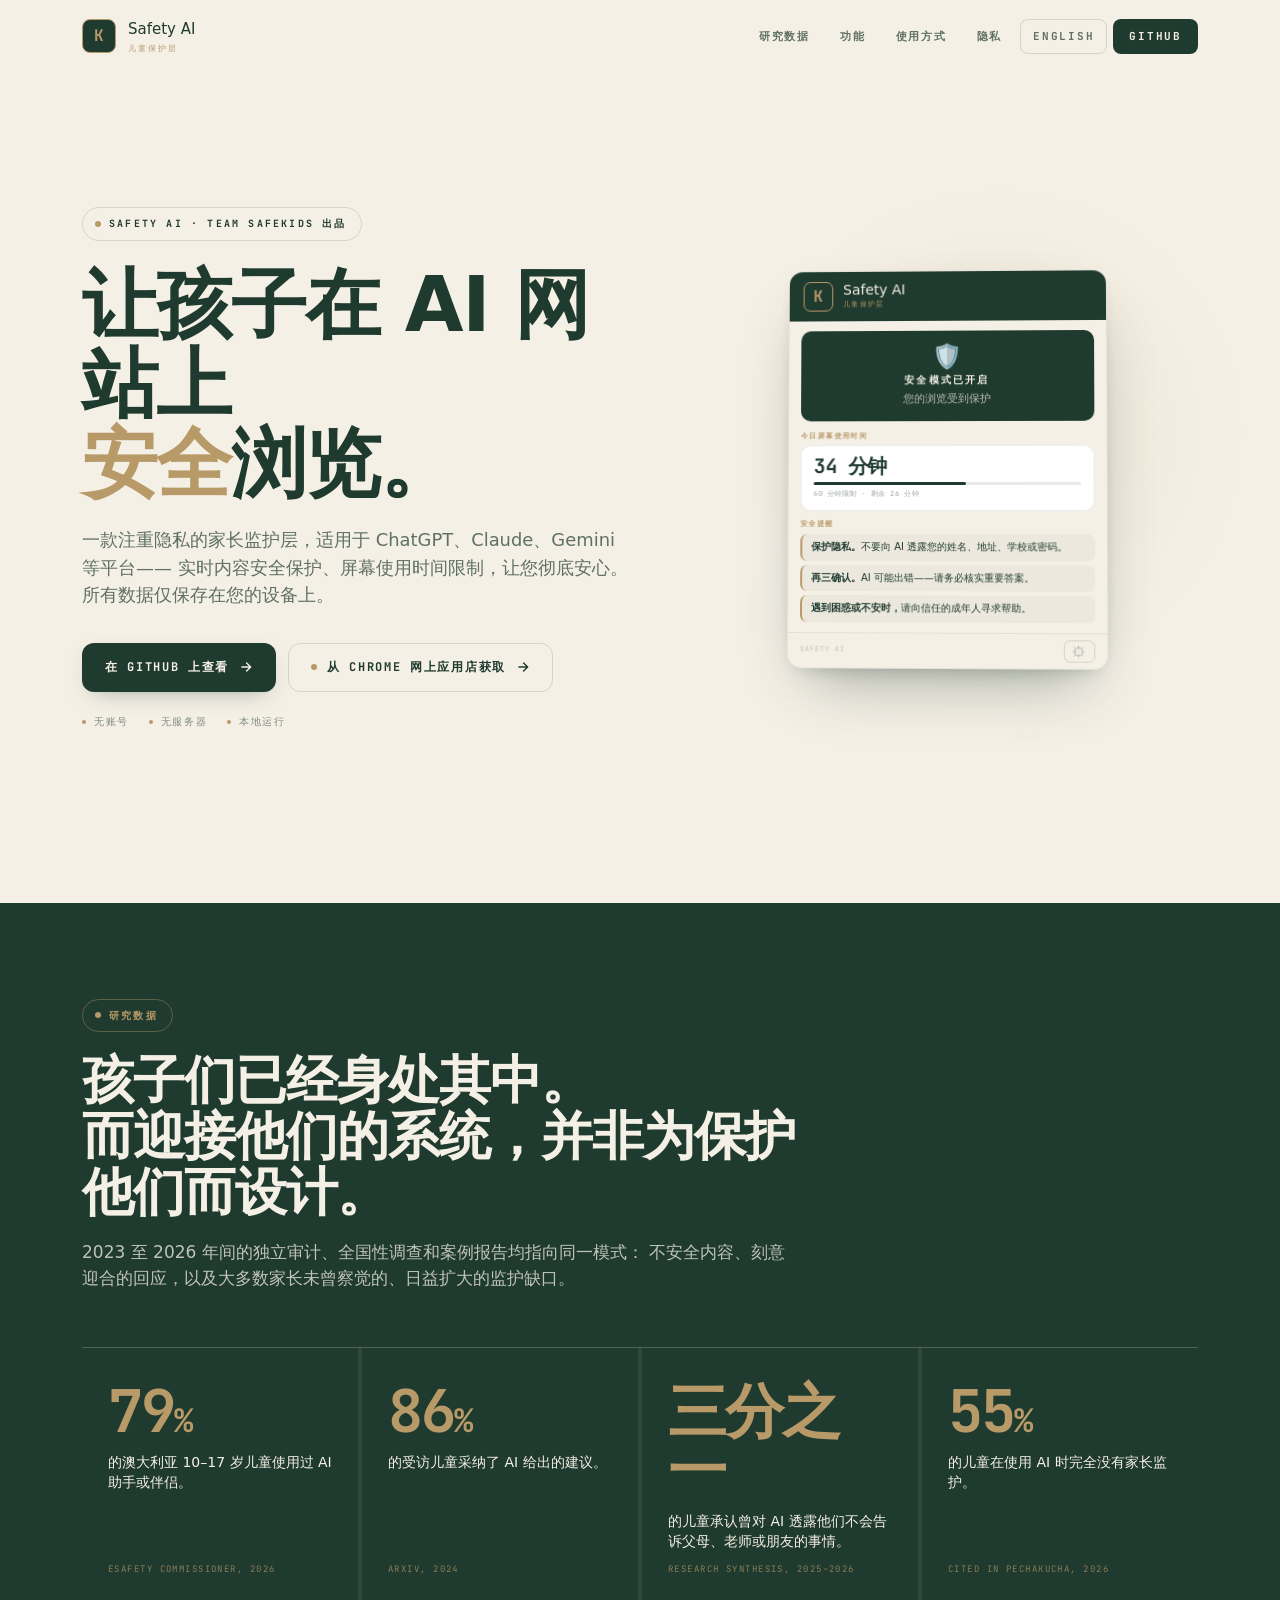
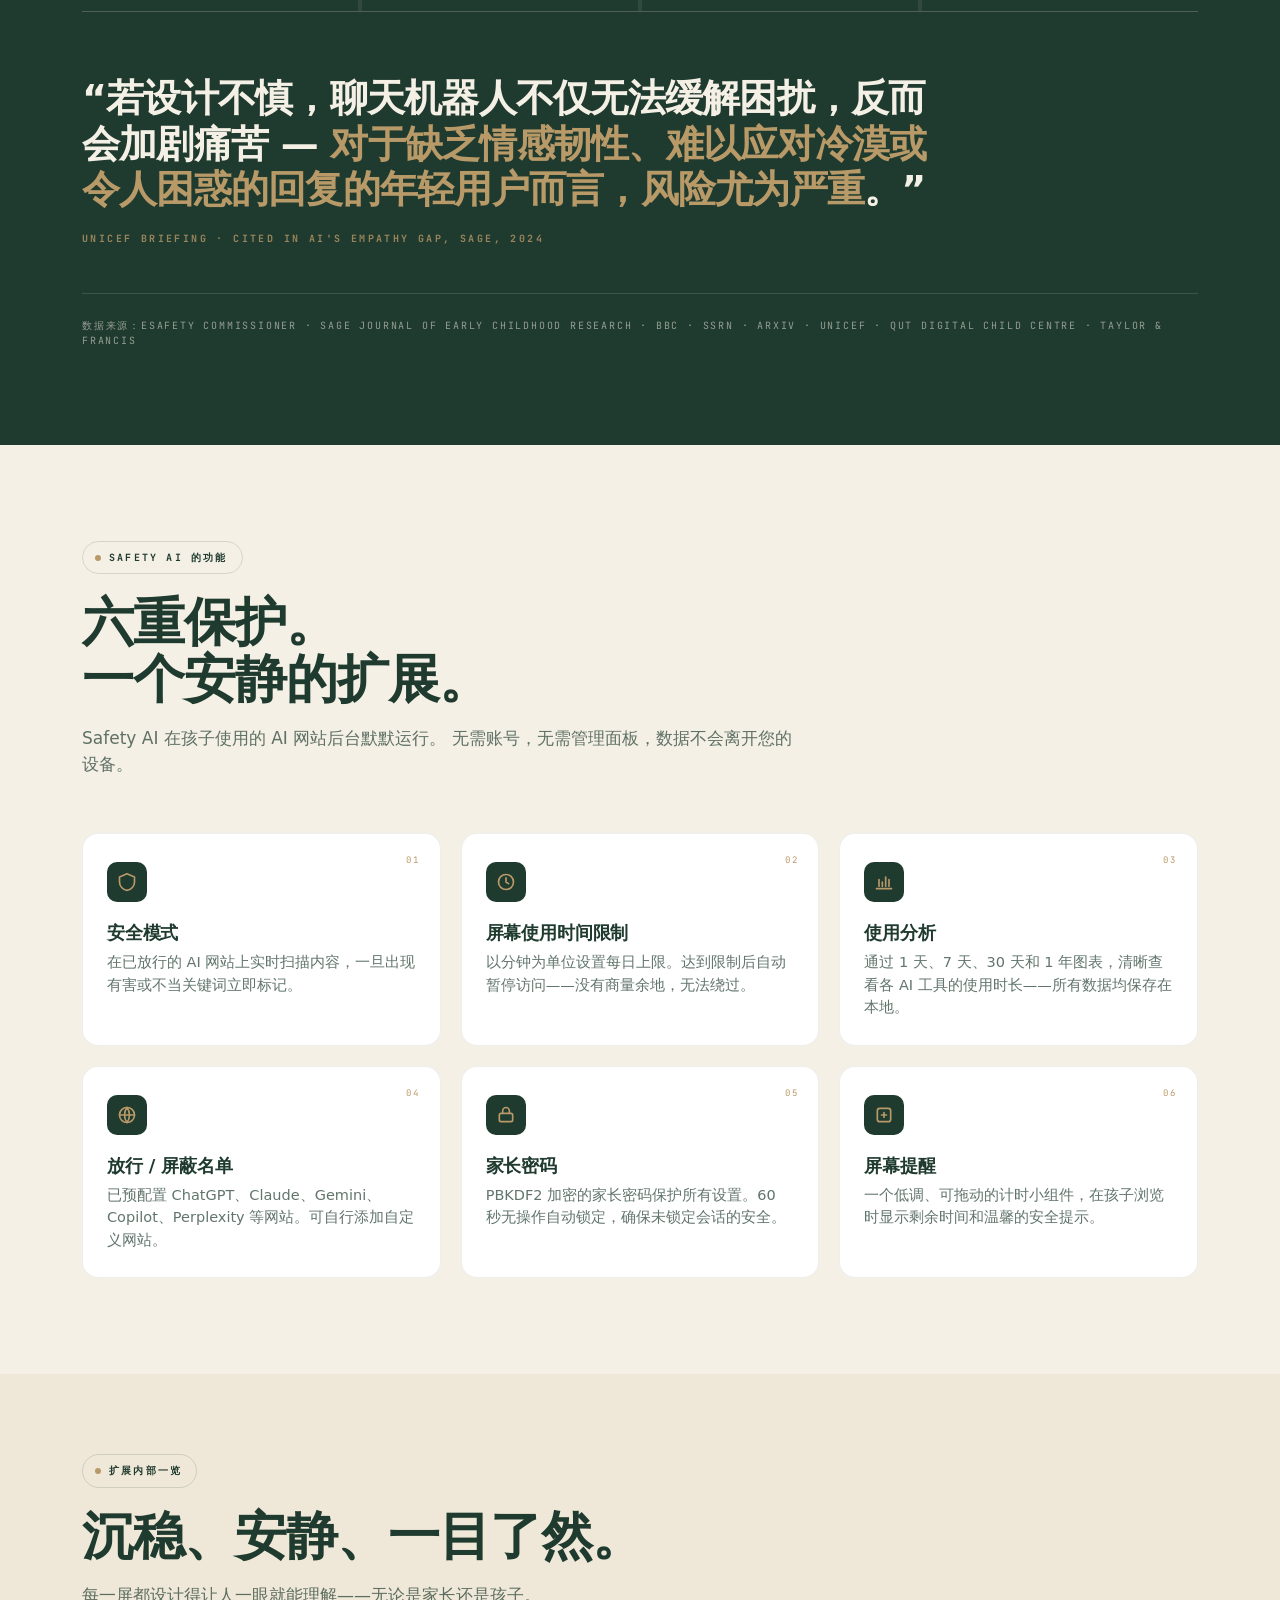
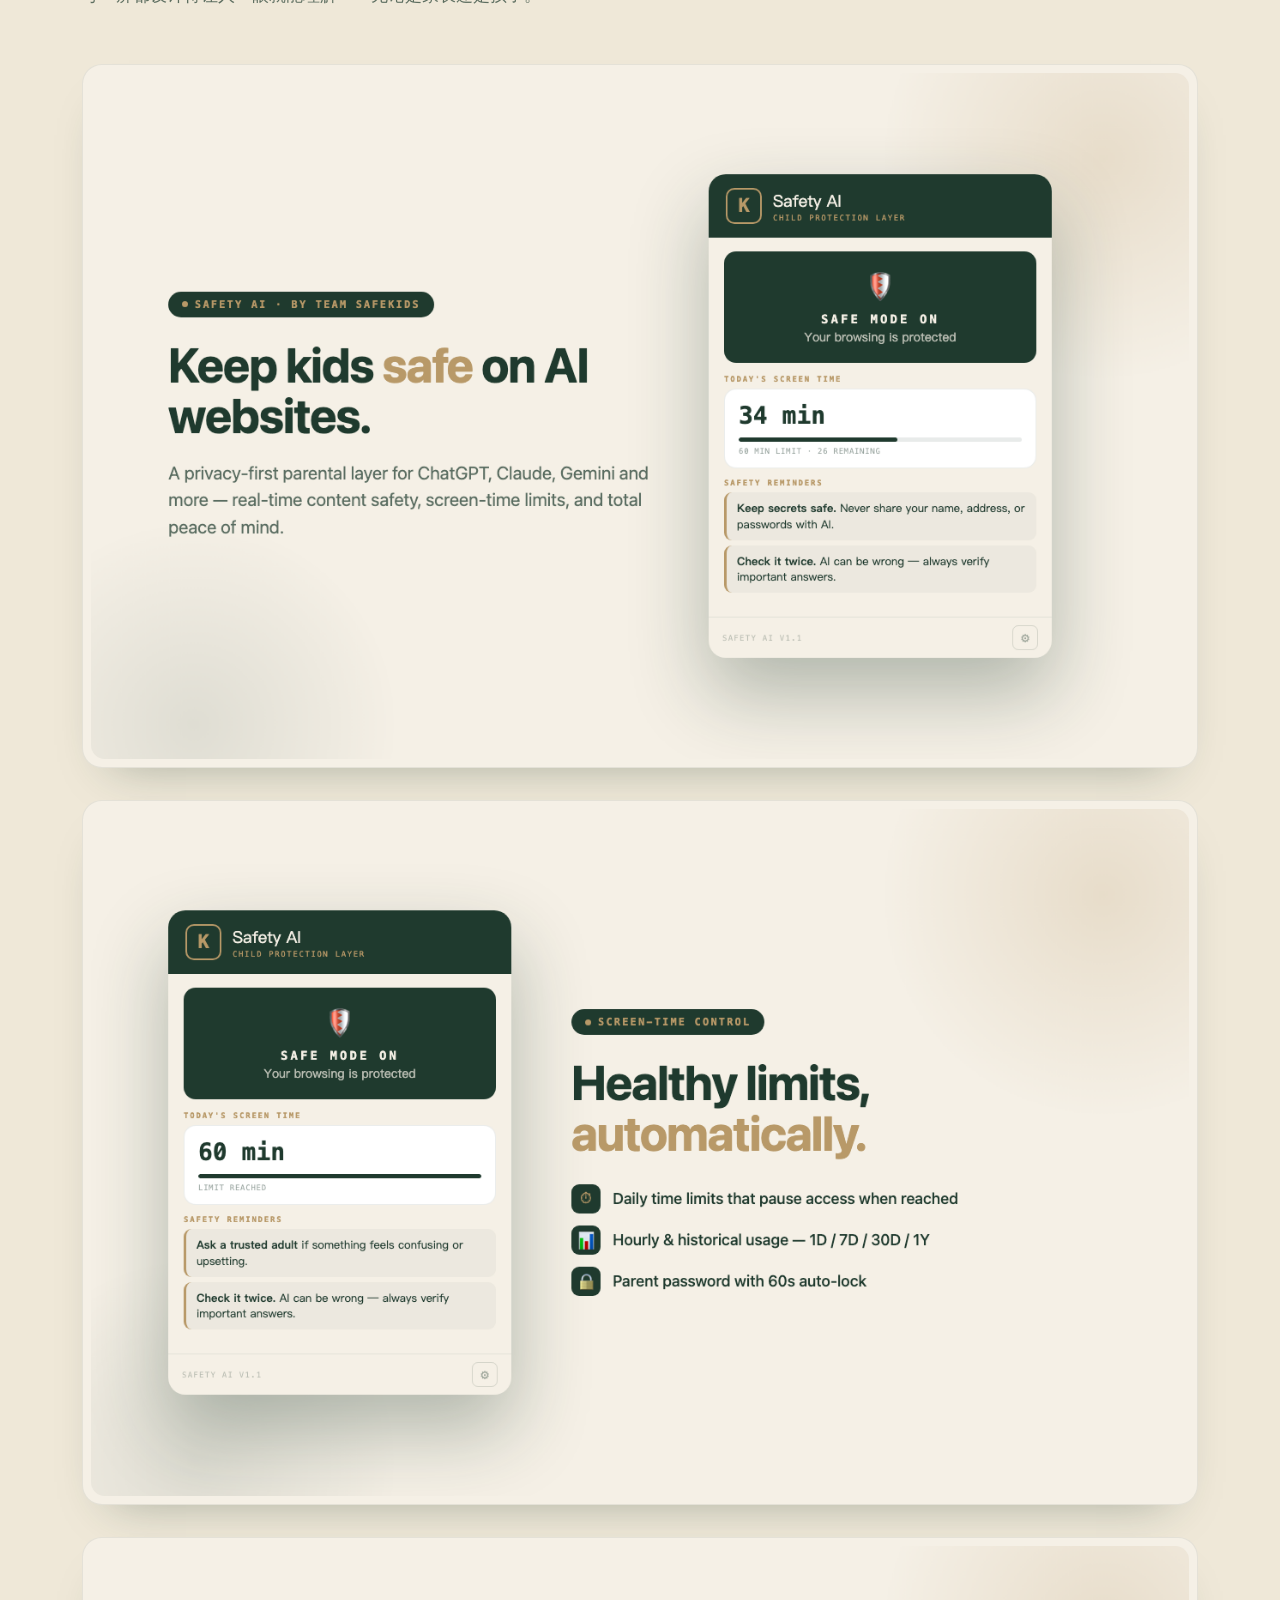
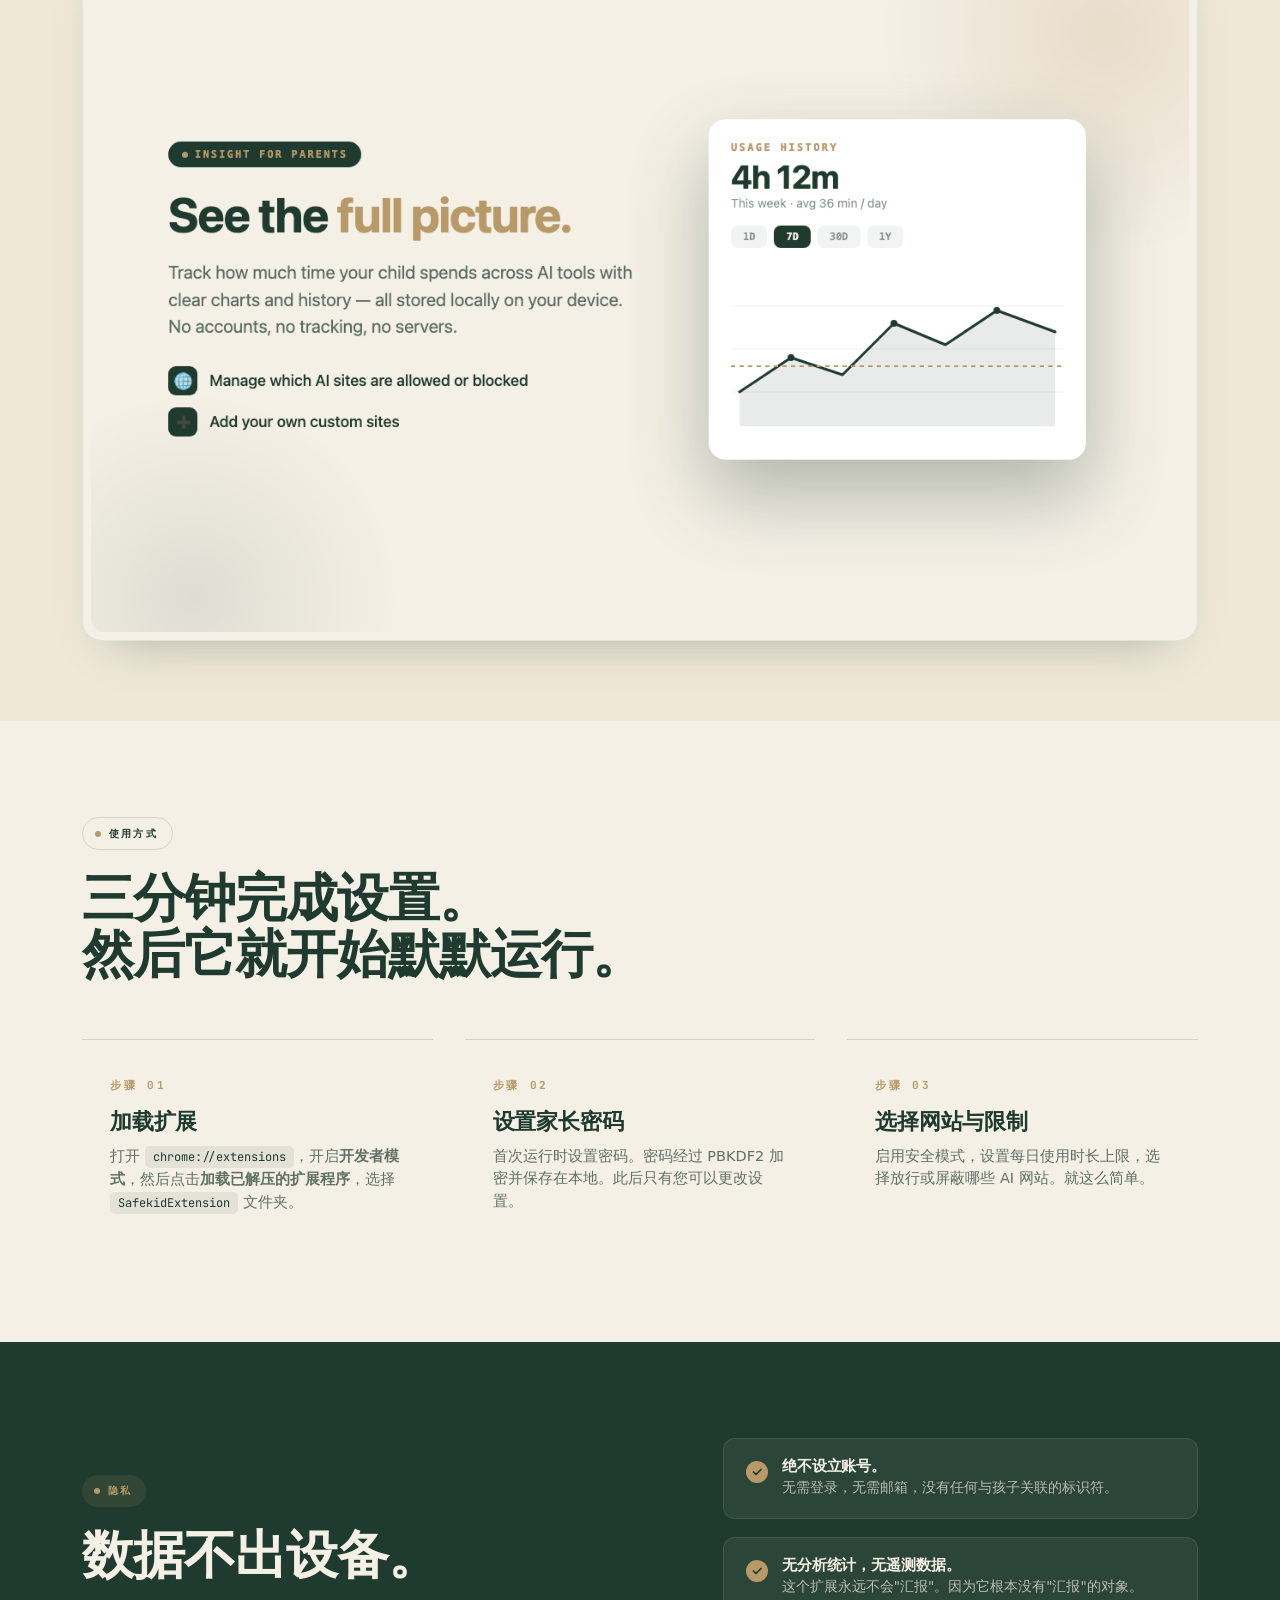
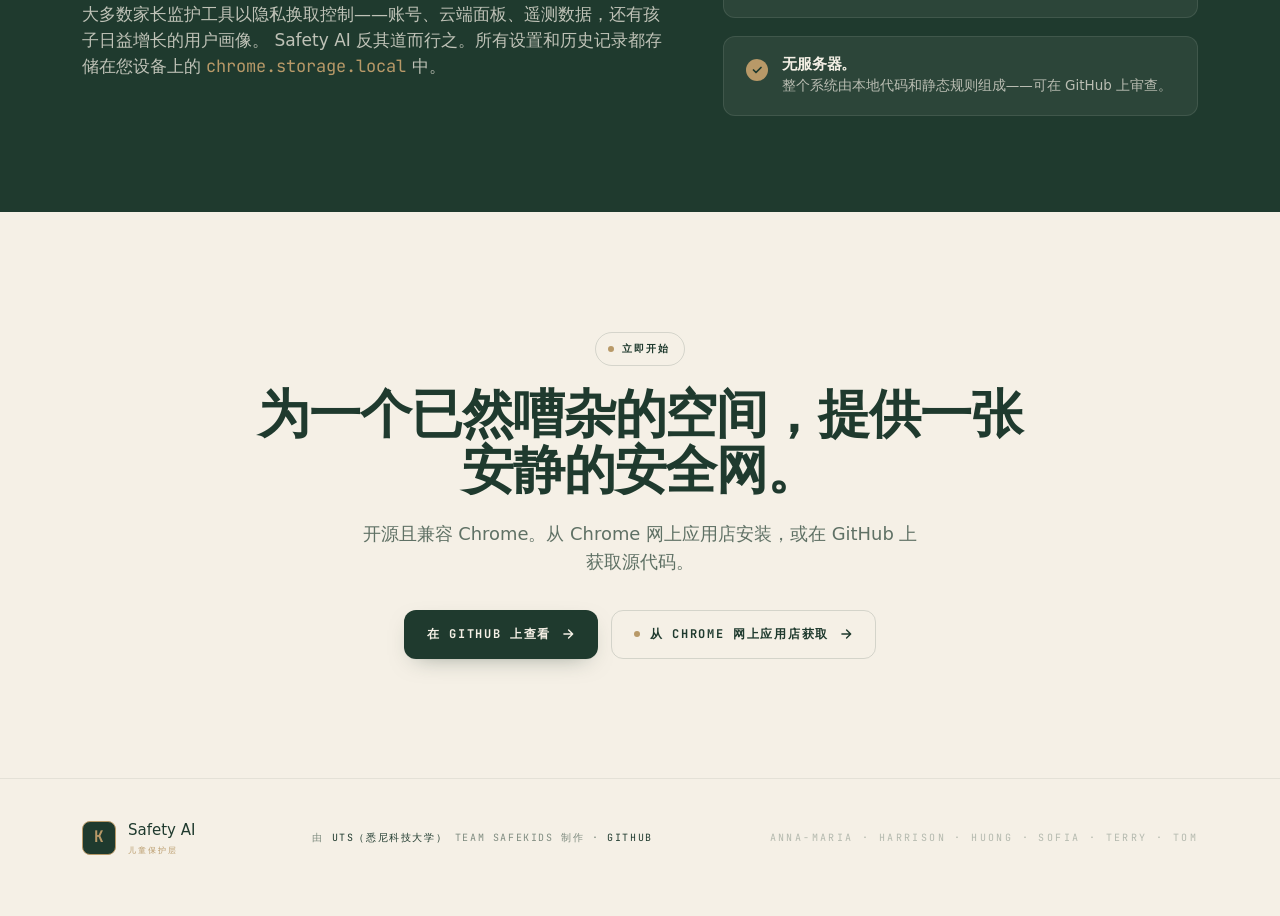
<file: docs/index.cn.html>
<!doctype html>
<html lang="zh-CN">
<head>
<meta charset="utf-8">
<meta name="viewport" content="width=device-width,initial-scale=1">
<title>Safety AI — 保护孩子在 AI 网站上的安全</title>
<meta name="description" content="一款注重隐私的家长监护层，适用于 ChatGPT、Claude、Gemini 等平台。实时内容安全保护、屏幕使用时间限制，所有数据仅保存在您的设备上。">
<link rel="icon" href="assets/icon.png">
<link rel="preconnect" href="https://fonts.googleapis.com">
<link rel="preconnect" href="https://fonts.gstatic.com" crossorigin>
<link href="https://fonts.googleapis.com/css2?family=JetBrains+Mono:wght@400;500;700&display=swap" rel="stylesheet">
<style>
  :root {
    --cream:   #F5F0E6;
    --cream-2: #EFE8D8;
    --green:   #1F3A2E;
    --green-8: rgba(31,58,46,0.08);
    --green-15: rgba(31,58,46,0.15);
    --green-30: rgba(31,58,46,0.30);
    --green-55: rgba(31,58,46,0.55);
    --green-70: rgba(31,58,46,0.70);
    --brass:   #B89968;
    --brass-40: rgba(184,153,104,0.4);
    --rust:    #7A4030;
    --white:   #ffffff;
    --mono: 'JetBrains Mono', ui-monospace, SFMono-Regular, Menlo, monospace;
    --sans: -apple-system, BlinkMacSystemFont, 'Segoe UI', system-ui, sans-serif;
    --max: 1180px;
    --ease: cubic-bezier(.22,.61,.36,1);
    --nav-h: 71px; /* 18px padding x2 + 34px brand mark + 1px border */
  }

  * { box-sizing: border-box; margin: 0; padding: 0; }
  html { scroll-behavior: smooth; }
  body {
    background: var(--cream);
    color: var(--green);
    font-family: var(--sans);
    line-height: 1.55;
    -webkit-font-smoothing: antialiased;
    -moz-osx-font-smoothing: grayscale;
    text-rendering: optimizeLegibility;
    overflow-x: hidden;
  }
  a { color: inherit; text-decoration: none; }
  img { display: block; max-width: 100%; }

  /* ---------- Utilities ---------- */
  .wrap { max-width: var(--max); margin: 0 auto; padding: 0 32px; }
  .eyebrow {
    display: inline-flex; align-items: center; gap: 8px;
    font-family: var(--mono); font-size: 10px; font-weight: 700;
    letter-spacing: 0.22em; text-transform: uppercase;
    color: var(--brass);
    background: var(--green);
    padding: 8px 14px 8px 12px; border-radius: 999px;
  }
  .eyebrow::before {
    content: ""; width: 6px; height: 6px; border-radius: 50%;
    background: var(--brass);
  }
  .eyebrow.on-cream {
    background: transparent;
    border: 1px solid var(--green-15);
    color: var(--green);
  }
  .eyebrow.on-cream::before { background: var(--brass); }

  h1, h2, h3, h4 { font-family: var(--sans); font-weight: 700; letter-spacing: -0.02em; line-height: 1.05; color: var(--green); }
  h1 { font-size: clamp(40px, 6.4vw, 76px); }
  h2 { font-size: clamp(32px, 4.2vw, 52px); line-height: 1.08; }
  h3 { font-size: 20px; letter-spacing: -0.01em; }
  h4 { font-size: 14px; text-transform: uppercase; letter-spacing: 0.16em; font-family: var(--mono); color: var(--brass); }

  p.lede { font-size: clamp(16px, 1.4vw, 19px); color: var(--green-70); max-width: 560px; }
  p { color: var(--green-70); }

  .mono { font-family: var(--mono); }
  .brass { color: var(--brass); }

  /* ---------- Buttons ---------- */
  .btn {
    display: inline-flex; align-items: center; gap: 10px;
    padding: 14px 22px; border-radius: 12px;
    font-family: var(--mono); font-size: 12px; font-weight: 700;
    letter-spacing: 0.14em; text-transform: uppercase;
    transition: transform .25s var(--ease), background .25s var(--ease), color .25s var(--ease), border-color .25s var(--ease), box-shadow .25s var(--ease);
    cursor: pointer; border: 1px solid transparent;
    will-change: transform;
  }
  .btn-primary {
    background: var(--green); color: var(--cream);
    box-shadow: 0 1px 0 rgba(0,0,0,0.02), 0 8px 24px -12px rgba(31,58,46,0.5);
  }
  .btn-primary:hover { background: #16281f; transform: translateY(-1px); box-shadow: 0 1px 0 rgba(0,0,0,0.02), 0 14px 32px -14px rgba(31,58,46,0.55); }
  .btn-primary .arrow { transition: transform .3s var(--ease); }
  .btn-primary:hover .arrow { transform: translateX(3px); }
  .btn-ghost {
    background: transparent; color: var(--green);
    border: 1px solid var(--green-15);
  }
  .btn-ghost:hover { border-color: var(--brass); color: var(--green); transform: translateY(-1px); }
  .btn-ghost .arrow { transition: transform .3s var(--ease); }
  .btn-ghost:hover .arrow { transform: translateX(3px); }
  .btn-ghost .dot { width: 6px; height: 6px; border-radius: 50%; background: var(--brass); box-shadow: 0 0 0 0 var(--brass-40); animation: pulse 2.4s infinite; }
  @keyframes pulse {
    0% { box-shadow: 0 0 0 0 var(--brass-40); }
    70% { box-shadow: 0 0 0 8px rgba(184,153,104,0); }
    100% { box-shadow: 0 0 0 0 rgba(184,153,104,0); }
  }

  /* ---------- Nav ---------- */
  .nav {
    position: sticky; top: 0; z-index: 50;
    padding: 18px 0;
    transition: background .25s var(--ease), backdrop-filter .25s var(--ease), border-color .25s var(--ease);
    border-bottom: 1px solid transparent;
  }
  .nav.scrolled {
    background: rgba(245,240,230,0.82);
    backdrop-filter: saturate(140%) blur(10px);
    -webkit-backdrop-filter: saturate(140%) blur(10px);
    border-bottom-color: var(--green-8);
  }
  .nav-inner { display: flex; align-items: center; justify-content: space-between; gap: 24px; }
  .brand { display: flex; align-items: center; gap: 12px; }
  .brand-mark {
    width: 34px; height: 34px; border-radius: 8px;
    background: var(--green); border: 1.5px solid var(--brass);
    display: grid; place-items: center;
    color: var(--brass); font-family: var(--mono); font-weight: 700; font-size: 16px;
  }
  .brand-name { font-family: var(--sans); font-weight: 500; font-size: 15px; color: var(--green); }
  .brand-name .sub { display: block; font-family: var(--mono); font-size: 8px; color: var(--brass); letter-spacing: 0.24em; text-transform: uppercase; margin-top: 1px; }
  .nav-links { display: flex; align-items: center; gap: 6px; }
  .nav-links a {
    font-family: var(--mono); font-size: 11px; font-weight: 700;
    letter-spacing: 0.16em; text-transform: uppercase;
    color: var(--green-70); padding: 8px 12px; border-radius: 8px;
    transition: color .2s var(--ease), background .2s var(--ease);
  }
  .nav-links a:hover { color: var(--green); background: var(--green-8); }
  .nav-links a.nav-cta {
    padding: 9px 16px; border-radius: 8px; background: var(--green); color: var(--cream);
    font-family: var(--mono); font-size: 11px; font-weight: 700; letter-spacing: 0.16em; text-transform: uppercase;
    transition: background .25s var(--ease);
  }
  .nav-links a.nav-cta:hover { background: #16281f; color: var(--cream); }
  .nav-links a.nav-lang {
    border: 1px solid var(--green-15);
    border-radius: 8px;
    padding: 8px 12px;
  }
  .nav-links a.nav-lang:hover { border-color: var(--brass); background: transparent; }
  @media (max-width: 780px) {
    .nav-links a:not(.nav-cta):not(.nav-lang) { display: none; }
  }

  /* ---------- Hero ---------- */
  .hero {
    padding: 60px 0 100px; position: relative;
    /* Fill whatever is left below the sticky nav so the next (dark) section
       never peeks into the first screen on short or wide windows. */
    min-height: calc(100vh - var(--nav-h));
    min-height: calc(100svh - var(--nav-h));
    display: flex; align-items: center;
  }
  .hero > .wrap { width: 100%; }
  .hero-grid { display: grid; grid-template-columns: 1.05fr 0.95fr; gap: 60px; align-items: center; }
  @media (max-width: 900px) { .hero-grid { grid-template-columns: 1fr; gap: 48px; } }
  /* Short windows: give the height back to the content instead of the padding. */
  @media (max-height: 780px) { .hero { padding: 32px 0 56px; } }
  @media (max-height: 620px) { .hero { min-height: 0; padding: 28px 0 48px; } }
  .hero h1 span.accent { color: var(--brass); }
  .hero .lede { margin-top: 22px; }
  .hero-ctas { margin-top: 34px; display: flex; flex-wrap: wrap; gap: 12px; }
  .hero-meta { margin-top: 22px; display: flex; gap: 20px; flex-wrap: wrap; }
  .hero-meta .item { font-family: var(--mono); font-size: 10px; letter-spacing: 0.16em; text-transform: uppercase; color: var(--green-55); display: flex; align-items: center; gap: 8px; }
  .hero-meta .item::before { content: ""; width: 4px; height: 4px; border-radius: 50%; background: var(--brass); }

  /* Subtle drifting shield behind hero */
  .hero-orb {
    position: absolute; top: 0; right: -6%;
    width: min(720px, 88vw); height: min(720px, 88vw); pointer-events: none; z-index: 0;
    background: radial-gradient(closest-side, rgba(184,153,104,0.14), transparent 70%);
    animation: drift 18s var(--ease) infinite alternate;
  }
  @media (max-width: 900px) {
    .hero-orb { right: 0; width: min(560px, 80vw); height: min(560px, 80vw); }
  }
  @keyframes drift {
    0% { transform: translate3d(0,0,0) scale(1); }
    100% { transform: translate3d(-30px,20px,0) scale(1.05); }
  }
  .hero-grid > * { position: relative; z-index: 1; }

  /* ---------- Popup mockup (hero right) — mirrors src/popup/popup.css ---------- */
  .mock-stage {
    display: flex; align-items: center; justify-content: center;
    perspective: 1200px;
  }
  .popup {
    width: 320px; max-width: 100%;
    background: var(--cream);
    border-radius: 14px;
    border: 1px solid var(--green-8);
    box-shadow:
      0 1px 0 rgba(255,255,255,0.6) inset,
      0 30px 60px -25px rgba(31,58,46,0.45),
      0 8px 20px -12px rgba(31,58,46,0.35);
    overflow: hidden;
    font-family: var(--mono);
    color: var(--green);
    display: flex; flex-direction: column;
    animation: floaty 6.5s var(--ease) infinite alternate;
    transform: rotate3d(1,-1,0,3deg);
  }
  @keyframes floaty {
    0% { transform: rotate3d(1,-1,0,3deg) translateY(0); }
    100% { transform: rotate3d(1,-1,0,3deg) translateY(-10px); }
  }
  /* Header */
  .p-hdr { background: var(--green); padding: 10px 14px; flex-shrink: 0; }
  .p-hdr-top { display: flex; align-items: center; gap: 10px; }
  .p-logo {
    width: 30px; height: 30px; border-radius: 7px;
    background: var(--green); border: 1.5px solid var(--brass);
    display: grid; place-items: center;
    color: var(--brass); font-family: var(--mono); font-weight: 700; font-size: 16px;
    flex-shrink: 0;
  }
  .p-name { font-family: var(--sans); font-size: 14px; font-weight: 400; color: var(--cream); line-height: 1.1; }
  .p-sub-hdr { font-family: var(--mono); font-size: 7px; color: var(--brass); letter-spacing: 0.18em; text-transform: uppercase; margin-top: 1px; }

  /* Content */
  .p-content { flex: 1; padding: 10px 12px; }

  /* Status card */
  .p-status {
    text-align: center; padding: 14px 12px; margin-bottom: 10px;
    background: var(--green); border-radius: 10px; color: var(--cream);
    animation: statusPulse 4s var(--ease) infinite;
  }
  @keyframes statusPulse {
    0%, 100% { box-shadow: 0 0 0 0 rgba(184,153,104,0.0); }
    50%      { box-shadow: 0 0 0 0 rgba(184,153,104,0.0); }
  }
  .p-status-icon {
    font-size: 24px; line-height: 1; margin-bottom: 4px;
    display: inline-block;
    animation: shieldBob 4s var(--ease) infinite;
  }
  @keyframes shieldBob {
    0%, 100% { transform: translateY(0) scale(1); }
    50%      { transform: translateY(-2px) scale(1.05); }
  }
  .p-status-label {
    font-family: var(--mono);
    font-size: 10px; font-weight: 700; letter-spacing: 0.22em;
    text-transform: uppercase; margin-bottom: 2px;
  }
  .p-status-desc { font-family: var(--sans); font-size: 11px; opacity: 0.7; }

  /* Sections */
  .p-section { margin-bottom: 8px; }
  .p-section:last-child { margin-bottom: 0; }
  .p-lbl {
    font-family: var(--mono);
    font-size: 7px; font-weight: 700; letter-spacing: 0.2em;
    text-transform: uppercase; color: var(--brass); margin-bottom: 4px;
  }
  .p-card {
    background: #fff; border-radius: 10px; padding: 10px 12px;
    border: 1px solid rgba(31,58,46,0.09);
  }

  /* Screen time */
  .p-time {
    font-family: var(--mono);
    font-size: 20px; font-weight: 700; color: var(--green);
    letter-spacing: -0.02em; line-height: 1;
  }
  .p-bar {
    height: 3px; background: rgba(31,58,46,0.1); border-radius: 2px;
    margin-top: 6px; overflow: hidden;
  }
  .p-bar-fill {
    height: 100%; background: var(--green); border-radius: 2px;
    width: 0; animation: barfill 1.6s var(--ease) 0.4s forwards;
  }
  @keyframes barfill { to { width: 57%; } }
  .p-limit {
    font-family: var(--mono);
    font-size: 7px; color: rgba(31,58,46,0.45);
    letter-spacing: 0.08em; text-transform: uppercase; margin-top: 4px;
  }

  /* Reminders */
  .p-rem {
    display: flex; align-items: flex-start; padding: 6px 9px;
    background: rgba(31,58,46,0.04); border-radius: 7px;
    border-left: 2px solid var(--brass);
    margin-bottom: 4px;
  }
  .p-rem:last-child { margin-bottom: 0; }
  .p-rem-text {
    font-family: var(--sans);
    font-size: 10px; color: var(--green); line-height: 1.45;
  }
  .p-rem-text strong { font-weight: 600; }

  /* Footer */
  .p-foot {
    padding: 6px 12px; display: flex; align-items: center; justify-content: space-between;
    font-family: var(--mono);
    font-size: 7px; letter-spacing: 0.14em; text-transform: uppercase;
    color: rgba(31,58,46,0.25);
    border-top: 1px solid var(--green-8);
    flex-shrink: 0;
  }
  .p-lock {
    background: none; border: 1px solid rgba(31,58,46,0.15); border-radius: 6px;
    padding: 3px 7px; font-size: 14px; line-height: 1;
    color: rgba(31,58,46,0.35);
  }

  /* ---------- Section framing ---------- */
  section { padding: 96px 0; position: relative; }
  section.tight { padding: 80px 0; }
  .sec-head { max-width: 720px; margin-bottom: 56px; }
  .sec-head .eyebrow { margin-bottom: 20px; }
  .sec-head p { margin-top: 18px; font-size: 17px; }

  /* ---------- Problem / research ---------- */
  .problem { background: var(--green); color: var(--cream); }
  .problem h2, .problem h3, .problem h4 { color: var(--cream); }
  .problem p { color: rgba(245,240,230,0.75); }
  .problem .eyebrow { background: transparent; border: 1px solid rgba(184,153,104,0.4); color: var(--brass); }
  .problem .eyebrow::before { background: var(--brass); }

  .stat-grid {
    display: grid; grid-template-columns: repeat(4, 1fr); gap: 4px;
    border-top: 1px solid rgba(245,240,230,0.15);
    border-bottom: 1px solid rgba(245,240,230,0.15);
    background: rgba(245,240,230,0.08);
  }
  @media (max-width: 820px) { .stat-grid { grid-template-columns: repeat(2, 1fr); } }
  .stat {
    padding: 34px 26px; background: var(--green);
    display: flex; flex-direction: column; gap: 12px;
    position: relative; overflow: hidden;
  }
  .stat .n { font-family: var(--mono); font-weight: 700; font-size: clamp(40px, 4.6vw, 60px); color: var(--brass); letter-spacing: -0.03em; line-height: 1; }
  .stat .label { font-size: 14px; color: var(--cream); line-height: 1.4; }
  .stat .src { font-family: var(--mono); font-size: 9px; letter-spacing: 0.16em; text-transform: uppercase; color: rgba(184,153,104,0.7); margin-top: auto; }

  .pullquote {
    margin-top: 64px; max-width: 880px;
    font-family: var(--sans); font-weight: 700;
    font-size: clamp(24px, 3.2vw, 38px); line-height: 1.2;
    letter-spacing: -0.02em; color: var(--cream);
  }
  .pullquote .em { color: var(--brass); }
  .pullquote-src { margin-top: 20px; font-family: var(--mono); font-size: 10px; letter-spacing: 0.24em; text-transform: uppercase; color: rgba(184,153,104,0.8); }

  .sources {
    margin-top: 48px; padding-top: 24px; border-top: 1px solid rgba(245,240,230,0.14);
    font-family: var(--mono); font-size: 10px; letter-spacing: 0.18em; text-transform: uppercase;
    color: rgba(245,240,230,0.55);
  }

  /* ---------- Features ---------- */
  .feat-grid { display: grid; grid-template-columns: repeat(3, 1fr); gap: 20px; }
  @media (max-width: 900px) { .feat-grid { grid-template-columns: repeat(2, 1fr); } }
  @media (max-width: 620px) { .feat-grid { grid-template-columns: 1fr; } }
  .feat {
    background: var(--white);
    border: 1px solid var(--green-8);
    border-radius: 16px;
    padding: 28px 24px 26px;
    transition: transform .3s var(--ease), border-color .3s var(--ease), box-shadow .3s var(--ease);
    position: relative;
  }
  .feat:hover {
    transform: translateY(-3px);
    border-color: var(--brass);
    box-shadow: 0 14px 28px -18px rgba(31,58,46,0.25);
  }
  .feat .icon {
    width: 40px; height: 40px; border-radius: 10px;
    background: var(--green);
    display: grid; place-items: center;
    color: var(--brass);
    margin-bottom: 22px;
  }
  .feat .icon svg { width: 20px; height: 20px; }
  .feat h3 { font-size: 18px; margin-bottom: 8px; letter-spacing: -0.01em; }
  .feat p { font-size: 14.5px; color: var(--green-70); }
  .feat .tag {
    position: absolute; top: 20px; right: 20px;
    font-family: var(--mono); font-size: 9px; letter-spacing: 0.2em; text-transform: uppercase;
    color: var(--brass);
  }

  /* ---------- Showcase ---------- */
  .showcase { background: var(--cream-2); }
  .shot-grid { display: grid; grid-template-columns: 1fr; gap: 32px; }
  .shot {
    background: var(--cream);
    border-radius: 20px;
    border: 1px solid var(--green-8);
    padding: 8px;
    box-shadow: 0 24px 48px -30px rgba(31,58,46,0.4);
    overflow: hidden;
  }
  .shot img { width: 100%; height: auto; border-radius: 14px; }

  /* ---------- How it works ---------- */
  .steps { display: grid; grid-template-columns: repeat(3, 1fr); gap: 32px; }
  @media (max-width: 820px) { .steps { grid-template-columns: 1fr; } }
  .step {
    padding: 32px 28px;
    border-top: 1px solid var(--green-15);
    position: relative;
  }
  .step .n {
    font-family: var(--mono); font-size: 11px; font-weight: 700;
    letter-spacing: 0.24em; color: var(--brass);
    display: inline-block; margin-bottom: 16px;
  }
  .step h3 { font-size: 22px; margin-bottom: 12px; }
  .step p { font-size: 14.5px; }
  .step code {
    display: inline-block; font-family: var(--mono); font-size: 12px;
    background: var(--green-8); color: var(--green);
    padding: 2px 8px; border-radius: 5px;
  }

  /* ---------- Privacy ---------- */
  .privacy { background: var(--green); color: var(--cream); }
  .privacy h2 { color: var(--cream); }
  .privacy-inner { display: grid; grid-template-columns: 1.1fr 0.9fr; gap: 60px; align-items: center; }
  @media (max-width: 900px) { .privacy-inner { grid-template-columns: 1fr; gap: 40px; } }
  .privacy p { color: rgba(245,240,230,0.75); font-size: 17px; }
  .privacy-list { display: flex; flex-direction: column; gap: 18px; }
  .p-item {
    display: flex; align-items: flex-start; gap: 14px;
    padding: 20px 22px; border-radius: 12px;
    background: rgba(245,240,230,0.06);
    border: 1px solid rgba(245,240,230,0.10);
  }
  .p-item .tick {
    flex-shrink: 0; width: 22px; height: 22px; border-radius: 50%;
    background: var(--brass); color: var(--green);
    display: grid; place-items: center; margin-top: 2px;
  }
  .p-item .tick svg { width: 12px; height: 12px; }
  .p-item h4 { color: var(--cream); font-family: var(--sans); font-size: 15px; letter-spacing: -0.005em; text-transform: none; margin-bottom: 2px; }
  .p-item p { color: rgba(245,240,230,0.7); font-size: 13.5px; }

  /* ---------- Final CTA ---------- */
  .cta-final { padding: 120px 0; text-align: center; }
  .cta-final h2 { max-width: 780px; margin: 20px auto 22px; }
  .cta-final p.lede { margin: 0 auto; }
  .cta-final .hero-ctas { justify-content: center; margin-top: 34px; }

  /* ---------- Footer ---------- */
  .footer {
    border-top: 1px solid var(--green-8);
    padding: 40px 0 60px;
    color: var(--green-55);
  }
  .footer-inner { display: flex; justify-content: space-between; gap: 24px; align-items: center; flex-wrap: wrap; }
  .footer .brand-name { color: var(--green); }
  .footer .credits { font-family: var(--mono); font-size: 10px; letter-spacing: 0.16em; text-transform: uppercase; color: var(--green-55); }
  .footer .credits a { color: var(--green); }
  .footer .credits a:hover { color: var(--brass); }
  .team-line { font-family: var(--mono); font-size: 10px; letter-spacing: 0.24em; text-transform: uppercase; color: var(--green-30); text-align: right; }

  /* ---------- Reveal animation ---------- */
  .reveal { opacity: 0; transform: translateY(14px); transition: opacity .8s var(--ease), transform .8s var(--ease); }
  .reveal.in { opacity: 1; transform: none; }
  .reveal.d1 { transition-delay: .06s; }
  .reveal.d2 { transition-delay: .12s; }
  .reveal.d3 { transition-delay: .18s; }
  .reveal.d4 { transition-delay: .24s; }
  .reveal.d5 { transition-delay: .30s; }
  .reveal.d6 { transition-delay: .36s; }

  @media (prefers-reduced-motion: reduce) {
    .reveal, .reveal.in { opacity: 1; transform: none; transition: none; }
    .popup, .p-shield, .hero-orb, .p-bar-fill, .btn-ghost .dot { animation: none !important; }
    html { scroll-behavior: auto; }
  }

  /* Selection */
  ::selection { background: var(--brass); color: var(--green); }
</style>
</head>
<body>

<!-- ============ NAV ============ -->
<nav class="nav" id="nav">
  <div class="wrap nav-inner">
    <a class="brand" href="#top">
      <span class="brand-mark">K</span>
      <span class="brand-name">Safety AI<span class="sub">儿童保护层</span></span>
    </a>
    <div class="nav-links">
      <a href="#problem">研究数据</a>
      <a href="#features">功能</a>
      <a href="#how">使用方式</a>
      <a href="#privacy">隐私</a>
      <a class="nav-lang" href="index.html" aria-label="Switch to English">English</a>
      <a class="nav-cta" href="https://github.com/Teeeeeeeerry/Safety-AI/releases/tag/v.1.1.0" target="_blank" rel="noopener">GitHub</a>
    </div>
  </div>
</nav>

<!-- ============ HERO ============ -->
<header class="hero" id="top">
  <div class="hero-orb" aria-hidden="true"></div>
  <div class="wrap hero-grid">
    <div>
      <span class="eyebrow on-cream reveal">Safety AI · Team Safekids 出品</span>
      <h1 class="reveal d1" style="margin-top:24px;">
        让孩子在 AI 网站上<br><span class="accent">安全</span>浏览。
      </h1>
      <p class="lede reveal d2">
        一款注重隐私的家长监护层，适用于 ChatGPT、Claude、Gemini 等平台——
        实时内容安全保护、屏幕使用时间限制，让您彻底安心。
        所有数据仅保存在您的设备上。
      </p>
      <div class="hero-ctas reveal d3">
        <a class="btn btn-primary" href="https://github.com/Teeeeeeeerry/Safety-AI/releases/tag/v.1.1.0" target="_blank" rel="noopener">
          在 GitHub 上查看
          <svg class="arrow" width="14" height="14" viewBox="0 0 24 24" fill="none" stroke="currentColor" stroke-width="2.4" stroke-linecap="round" stroke-linejoin="round"><path d="M5 12h14M13 5l7 7-7 7"/></svg>
        </a>
        <a class="btn btn-ghost" href="https://chromewebstore.google.com/detail/safety-ai/ablkdfmgbcbialkagkdcphbgjnoijdil" target="_blank" rel="noopener">
          <span class="dot"></span>
          从 Chrome 网上应用店获取
          <svg class="arrow" width="14" height="14" viewBox="0 0 24 24" fill="none" stroke="currentColor" stroke-width="2.4" stroke-linecap="round" stroke-linejoin="round"><path d="M5 12h14M13 5l7 7-7 7"/></svg>
        </a>
      </div>
      <div class="hero-meta reveal d4">
        <span class="item">无账号</span>
        <span class="item">无服务器</span>
        <span class="item">本地运行</span>
      </div>
    </div>

    <div class="mock-stage reveal d2">
      <div class="popup" role="img" aria-label="Safety AI 弹窗模型：安全模式已开启，屏幕使用时间 34/60 分钟，三条安全提醒。">
        <div class="p-hdr">
          <div class="p-hdr-top">
            <div class="p-logo">K</div>
            <div style="flex:1;">
              <div class="p-name">Safety AI</div>
              <div class="p-sub-hdr">儿童保护层</div>
            </div>
          </div>
        </div>
        <div class="p-content">
          <div class="p-status">
            <div class="p-status-icon" aria-hidden="true">&#128737;&#65039;</div>
            <div class="p-status-label">安全模式已开启</div>
            <div class="p-status-desc">您的浏览受到保护</div>
          </div>

          <div class="p-section">
            <div class="p-lbl">今日屏幕使用时间</div>
            <div class="p-card">
              <div class="p-time">34 分钟</div>
              <div class="p-bar"><div class="p-bar-fill"></div></div>
              <div class="p-limit">60 分钟限制 · 剩余 26 分钟</div>
            </div>
          </div>

          <div class="p-section">
            <div class="p-lbl">安全提醒</div>
            <div class="p-rem"><div class="p-rem-text"><strong>保护隐私。</strong>不要向 AI 透露您的姓名、地址、学校或密码。</div></div>
            <div class="p-rem"><div class="p-rem-text"><strong>再三确认。</strong>AI 可能出错——请务必核实重要答案。</div></div>
            <div class="p-rem"><div class="p-rem-text"><strong>遇到困惑或不安时，</strong>请向信任的成年人寻求帮助。</div></div>
          </div>
        </div>
        <div class="p-foot">
          <span>Safety AI</span>
          <span class="p-lock" aria-hidden="true">&#9881;</span>
        </div>
      </div>
    </div>
  </div>
</header>

<!-- ============ PROBLEM / RESEARCH ============ -->
<section class="problem" id="problem">
  <div class="wrap">
    <div class="sec-head reveal">
      <span class="eyebrow">研究数据</span>
      <h2>孩子们已经身处其中。<br>而迎接他们的系统，并非为保护他们而设计。</h2>
      <p>2023 至 2026 年间的独立审计、全国性调查和案例报告均指向同一模式：
      不安全内容、刻意迎合的回应，以及大多数家长未曾察觉的、日益扩大的监护缺口。</p>
    </div>

    <div class="stat-grid">
      <div class="stat reveal">
        <div class="n">79<span style="font-size:0.55em;">%</span></div>
        <div class="label">的澳大利亚 10–17 岁儿童使用过 AI 助手或伴侣。</div>
        <div class="src">eSafety Commissioner, 2026</div>
      </div>
      <div class="stat reveal d1">
        <div class="n">86<span style="font-size:0.55em;">%</span></div>
        <div class="label">的受访儿童采纳了 AI 给出的建议。</div>
        <div class="src">arXiv, 2024</div>
      </div>
      <div class="stat reveal d2">
        <div class="n">三分之一</div>
        <div class="label">的儿童承认曾对 AI 透露他们不会告诉父母、老师或朋友的事情。</div>
        <div class="src">Research synthesis, 2025–2026</div>
      </div>
      <div class="stat reveal d3">
        <div class="n">55<span style="font-size:0.55em;">%</span></div>
        <div class="label">的儿童在使用 AI 时完全没有家长监护。</div>
        <div class="src">Cited in PechaKucha, 2026</div>
      </div>
    </div>

    <blockquote class="pullquote reveal">
      &ldquo;若设计不慎，聊天机器人不仅无法缓解困扰，反而会加剧痛苦
      &mdash; <span class="em">对于缺乏情感韧性、难以应对冷漠或令人困惑的回复的年轻用户而言，风险尤为严重</span>。&rdquo;
      <div class="pullquote-src">UNICEF briefing · cited in AI's Empathy Gap, SAGE, 2024</div>
    </blockquote>

    <div class="sources reveal">
      数据来源：eSafety Commissioner · SAGE Journal of Early Childhood Research · BBC · SSRN · arXiv · UNICEF · QUT Digital Child Centre · Taylor &amp; Francis
    </div>
  </div>
</section>

<!-- ============ FEATURES ============ -->
<section id="features">
  <div class="wrap">
    <div class="sec-head reveal">
      <span class="eyebrow on-cream">Safety AI 的功能</span>
      <h2>六重保护。<br>一个安静的扩展。</h2>
      <p>Safety AI 在孩子使用的 AI 网站后台默默运行。
      无需账号，无需管理面板，数据不会离开您的设备。</p>
    </div>

    <div class="feat-grid">
      <div class="feat reveal">
        <div class="icon" aria-hidden="true">
          <svg viewBox="0 0 24 24" fill="none" stroke="currentColor" stroke-width="2" stroke-linecap="round" stroke-linejoin="round"><path d="M12 2l9 4v6c0 5-3.8 9.5-9 10-5.2-.5-9-5-9-10V6l9-4z"/></svg>
        </div>
        <span class="tag">01</span>
        <h3>安全模式</h3>
        <p>在已放行的 AI 网站上实时扫描内容，一旦出现有害或不当关键词立即标记。</p>
      </div>

      <div class="feat reveal d1">
        <div class="icon" aria-hidden="true">
          <svg viewBox="0 0 24 24" fill="none" stroke="currentColor" stroke-width="2" stroke-linecap="round" stroke-linejoin="round"><circle cx="12" cy="12" r="9"/><path d="M12 7v5l3 2"/></svg>
        </div>
        <span class="tag">02</span>
        <h3>屏幕使用时间限制</h3>
        <p>以分钟为单位设置每日上限。达到限制后自动暂停访问——没有商量余地，无法绕过。</p>
      </div>

      <div class="feat reveal d2">
        <div class="icon" aria-hidden="true">
          <svg viewBox="0 0 24 24" fill="none" stroke="currentColor" stroke-width="2" stroke-linecap="round" stroke-linejoin="round"><path d="M3 20h18"/><path d="M6 17V9M10 17v-5M14 17V6M18 17v-8"/></svg>
        </div>
        <span class="tag">03</span>
        <h3>使用分析</h3>
        <p>通过 1 天、7 天、30 天和 1 年图表，清晰查看各 AI 工具的使用时长——所有数据均保存在本地。</p>
      </div>

      <div class="feat reveal d3">
        <div class="icon" aria-hidden="true">
          <svg viewBox="0 0 24 24" fill="none" stroke="currentColor" stroke-width="2" stroke-linecap="round" stroke-linejoin="round"><circle cx="12" cy="12" r="9"/><path d="M3 12h18M12 3a15 15 0 010 18M12 3a15 15 0 000 18"/></svg>
        </div>
        <span class="tag">04</span>
        <h3>放行 / 屏蔽名单</h3>
        <p>已预配置 ChatGPT、Claude、Gemini、Copilot、Perplexity 等网站。可自行添加自定义网站。</p>
      </div>

      <div class="feat reveal d4">
        <div class="icon" aria-hidden="true">
          <svg viewBox="0 0 24 24" fill="none" stroke="currentColor" stroke-width="2" stroke-linecap="round" stroke-linejoin="round"><rect x="4" y="10" width="16" height="10" rx="2"/><path d="M8 10V7a4 4 0 018 0v3"/></svg>
        </div>
        <span class="tag">05</span>
        <h3>家长密码</h3>
        <p>PBKDF2 加密的家长密码保护所有设置。60 秒无操作自动锁定，确保未锁定会话的安全。</p>
      </div>

      <div class="feat reveal d5">
        <div class="icon" aria-hidden="true">
          <svg viewBox="0 0 24 24" fill="none" stroke="currentColor" stroke-width="2" stroke-linecap="round" stroke-linejoin="round"><rect x="4" y="4" width="16" height="16" rx="3"/><path d="M9 12h6M12 9v6"/></svg>
        </div>
        <span class="tag">06</span>
        <h3>屏幕提醒</h3>
        <p>一个低调、可拖动的计时小组件，在孩子浏览时显示剩余时间和温馨的安全提示。</p>
      </div>
    </div>
  </div>
</section>

<!-- ============ SHOWCASE ============ -->
<section class="showcase tight" id="see">
  <div class="wrap">
    <div class="sec-head reveal">
      <span class="eyebrow on-cream">扩展内部一览</span>
      <h2>沉稳、安静、一目了然。</h2>
      <p>每一屏都设计得让人一眼就能理解——无论是家长还是孩子。</p>
    </div>
    <div class="shot-grid">
      <div class="shot reveal"><img src="assets/screenshot-1.png" alt="Safety AI 主界面——保护孩子在 AI 网站上的安全，弹窗显示安全模式、屏幕使用时间和安全提醒。"></div>
      <div class="shot reveal d1"><img src="assets/screenshot-2.png" alt="自动设置合理限制——每日限额、每小时使用图表、带 60 秒自动锁定的家长密码。"></div>
      <div class="shot reveal d2"><img src="assets/screenshot-3.png" alt="查看全貌——本周已追踪 4 小时 12 分钟、每周平均折线图、放行/屏蔽名单控件。"></div>
    </div>
  </div>
</section>

<!-- ============ HOW IT WORKS ============ -->
<section id="how">
  <div class="wrap">
    <div class="sec-head reveal">
      <span class="eyebrow on-cream">使用方式</span>
      <h2>三分钟完成设置。<br>然后它就开始默默运行。</h2>
    </div>

    <div class="steps">
      <div class="step reveal">
        <div class="n">步骤 01</div>
        <h3>加载扩展</h3>
        <p>打开 <code>chrome://extensions</code>，开启<b>开发者模式</b>，然后点击<b>加载已解压的扩展程序</b>，选择 <code>SafekidExtension</code> 文件夹。</p>
      </div>
      <div class="step reveal d1">
        <div class="n">步骤 02</div>
        <h3>设置家长密码</h3>
        <p>首次运行时设置密码。密码经过 PBKDF2 加密并保存在本地。此后只有您可以更改设置。</p>
      </div>
      <div class="step reveal d2">
        <div class="n">步骤 03</div>
        <h3>选择网站与限制</h3>
        <p>启用安全模式，设置每日使用时长上限，选择放行或屏蔽哪些 AI 网站。就这么简单。</p>
      </div>
    </div>
  </div>
</section>

<!-- ============ PRIVACY ============ -->
<section class="privacy" id="privacy">
  <div class="wrap privacy-inner">
    <div class="reveal">
      <span class="eyebrow" style="background:rgba(184,153,104,0.12); border-color:rgba(184,153,104,0.4);">隐私</span>
      <h2 style="margin-top:20px;">数据不出设备。</h2>
      <p style="margin-top:18px;">
        大多数家长监护工具以隐私换取控制——账号、云端面板、遥测数据，还有孩子日益增长的用户画像。
        Safety AI 反其道而行之。所有设置和历史记录都存储在您设备上的 <span class="mono brass">chrome.storage.local</span> 中。
      </p>
    </div>
    <div class="privacy-list">
      <div class="p-item reveal d1">
        <span class="tick" aria-hidden="true">
          <svg viewBox="0 0 24 24" fill="none" stroke="currentColor" stroke-width="3.5" stroke-linecap="round" stroke-linejoin="round"><polyline points="5 12 10 17 20 7"/></svg>
        </span>
        <div>
          <h4>绝不设立账号。</h4>
          <p>无需登录，无需邮箱，没有任何与孩子关联的标识符。</p>
        </div>
      </div>
      <div class="p-item reveal d2">
        <span class="tick" aria-hidden="true">
          <svg viewBox="0 0 24 24" fill="none" stroke="currentColor" stroke-width="3.5" stroke-linecap="round" stroke-linejoin="round"><polyline points="5 12 10 17 20 7"/></svg>
        </span>
        <div>
          <h4>无分析统计，无遥测数据。</h4>
          <p>这个扩展永远不会"汇报"。因为它根本没有"汇报"的对象。</p>
        </div>
      </div>
      <div class="p-item reveal d3">
        <span class="tick" aria-hidden="true">
          <svg viewBox="0 0 24 24" fill="none" stroke="currentColor" stroke-width="3.5" stroke-linecap="round" stroke-linejoin="round"><polyline points="5 12 10 17 20 7"/></svg>
        </span>
        <div>
          <h4>无服务器。</h4>
          <p>整个系统由本地代码和静态规则组成——可在 GitHub 上审查。</p>
        </div>
      </div>
    </div>
  </div>
</section>

<!-- ============ CTA FINAL ============ -->
<section class="cta-final">
  <div class="wrap">
    <span class="eyebrow on-cream reveal">立即开始</span>
    <h2 class="reveal d1">为一个已然嘈杂的空间，提供一张安静的安全网。</h2>
    <p class="lede reveal d2">开源且兼容 Chrome。从 Chrome 网上应用店安装，或在 GitHub 上获取源代码。</p>
    <div class="hero-ctas reveal d3">
      <a class="btn btn-primary" href="https://github.com/Teeeeeeeerry/Safety-AI/releases/tag/v.1.1.0" target="_blank" rel="noopener">
        在 GitHub 上查看
        <svg class="arrow" width="14" height="14" viewBox="0 0 24 24" fill="none" stroke="currentColor" stroke-width="2.4" stroke-linecap="round" stroke-linejoin="round"><path d="M5 12h14M13 5l7 7-7 7"/></svg>
      </a>
      <a class="btn btn-ghost" href="https://chromewebstore.google.com/detail/safety-ai/ablkdfmgbcbialkagkdcphbgjnoijdil" target="_blank" rel="noopener">
        <span class="dot"></span>
        从 Chrome 网上应用店获取
        <svg class="arrow" width="14" height="14" viewBox="0 0 24 24" fill="none" stroke="currentColor" stroke-width="2.4" stroke-linecap="round" stroke-linejoin="round"><path d="M5 12h14M13 5l7 7-7 7"/></svg>
      </a>
    </div>
  </div>
</section>

<!-- ============ FOOTER ============ -->
<footer class="footer">
  <div class="wrap footer-inner">
    <a class="brand" href="#top">
      <span class="brand-mark">K</span>
      <span class="brand-name">Safety AI<span class="sub">儿童保护层</span></span>
    </a>
    <div class="credits">
      由 <a href="https://www.uts.edu.au" target="_blank" rel="noopener">UTS（悉尼科技大学）</a> Team Safekids 制作
      · <a href="https://github.com/Teeeeeeeerry/Safety-AI/releases/tag/v.1.1.0" target="_blank" rel="noopener">GitHub</a>
    </div>
    <div class="team-line">Anna-Maria · Harrison · Huong · Sofia · Terry · Tom</div>
  </div>
</footer>

<script>
  // Sticky nav shadow/blur on scroll
  const nav = document.getElementById('nav');
  const onScroll = () => nav.classList.toggle('scrolled', window.scrollY > 24);
  onScroll();
  window.addEventListener('scroll', onScroll, { passive: true });

  // Reveal on scroll
  const io = new IntersectionObserver((entries) => {
    for (const e of entries) {
      if (e.isIntersecting) {
        e.target.classList.add('in');
        io.unobserve(e.target);
      }
    }
  }, { threshold: 0.12, rootMargin: '0px 0px -40px 0px' });

  document.querySelectorAll('.reveal').forEach(el => io.observe(el));
</script>

</body>
</html>
</file>
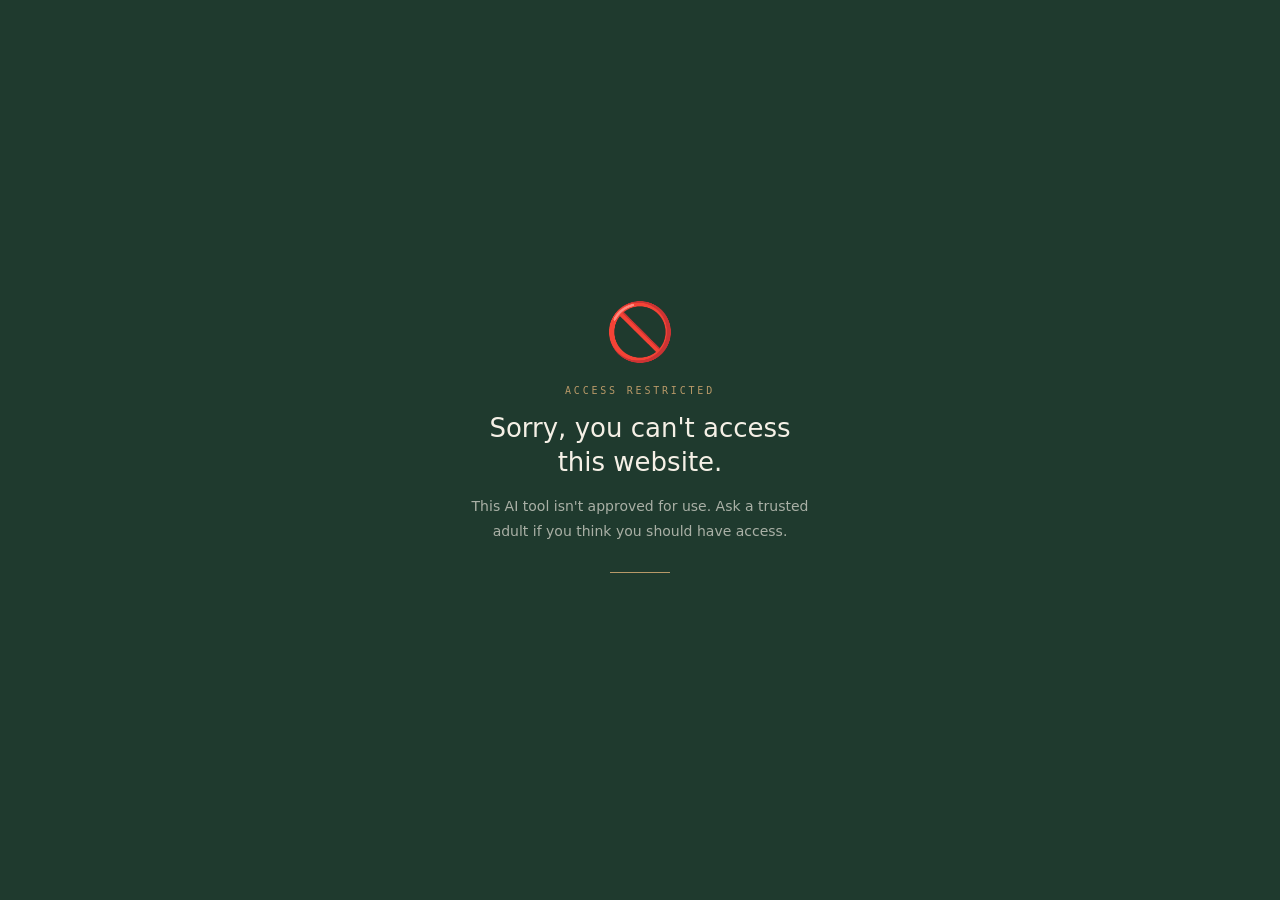
<file: src/pages/blocked.html>
<!DOCTYPE html>
<html lang="en">
<head>
<meta charset="UTF-8">
<title>Site Blocked — Safety AI</title>
<style>
  * { margin: 0; padding: 0; box-sizing: border-box; }
  body {
    background: #1F3A2E;
    color: #F5F0E6;
    font-family: system-ui, -apple-system, sans-serif;
    display: flex;
    align-items: center;
    justify-content: center;
    min-height: 100vh;
  }
  .container {
    text-align: center;
    max-width: 420px;
    padding: 40px;
  }
  .icon { font-size: 56px; margin-bottom: 20px; }
  .label {
    font-family: 'JetBrains Mono', monospace;
    font-size: 10px;
    letter-spacing: 0.28em;
    text-transform: uppercase;
    color: #B89968;
    margin-bottom: 16px;
  }
  h1 {
    font-size: 26px;
    font-weight: 300;
    margin-bottom: 14px;
    line-height: 1.3;
  }
  p {
    font-size: 14px;
    color: rgba(245, 240, 230, 0.65);
    line-height: 1.8;
    margin-bottom: 28px;
  }
  .divider {
    width: 60px;
    height: 1px;
    background: #B89968;
    margin: 0 auto 28px;
  }
  .domain {
    font-family: 'JetBrains Mono', monospace;
    font-size: 11px;
    color: rgba(245, 240, 230, 0.4);
    letter-spacing: 0.08em;
  }
</style>
</head>
<body>
<div class="container">
  <div class="icon">&#128683;</div>
  <div class="label">Access Restricted</div>
  <h1>Sorry, you can't access this website.</h1>
  <p>This AI tool isn't approved for use. Ask a trusted adult if you think you should have access.</p>
  <div class="divider"></div>
  <div class="domain" id="blockedDomain"></div>
</div>
<script>
  const params = new URLSearchParams(location.search);
  const url = params.get('url') || document.referrer;
  if (url) {
    try {
      document.getElementById('blockedDomain').textContent = new URL(url).hostname;
    } catch {}
  }
</script>
</body>
</html>
</file>
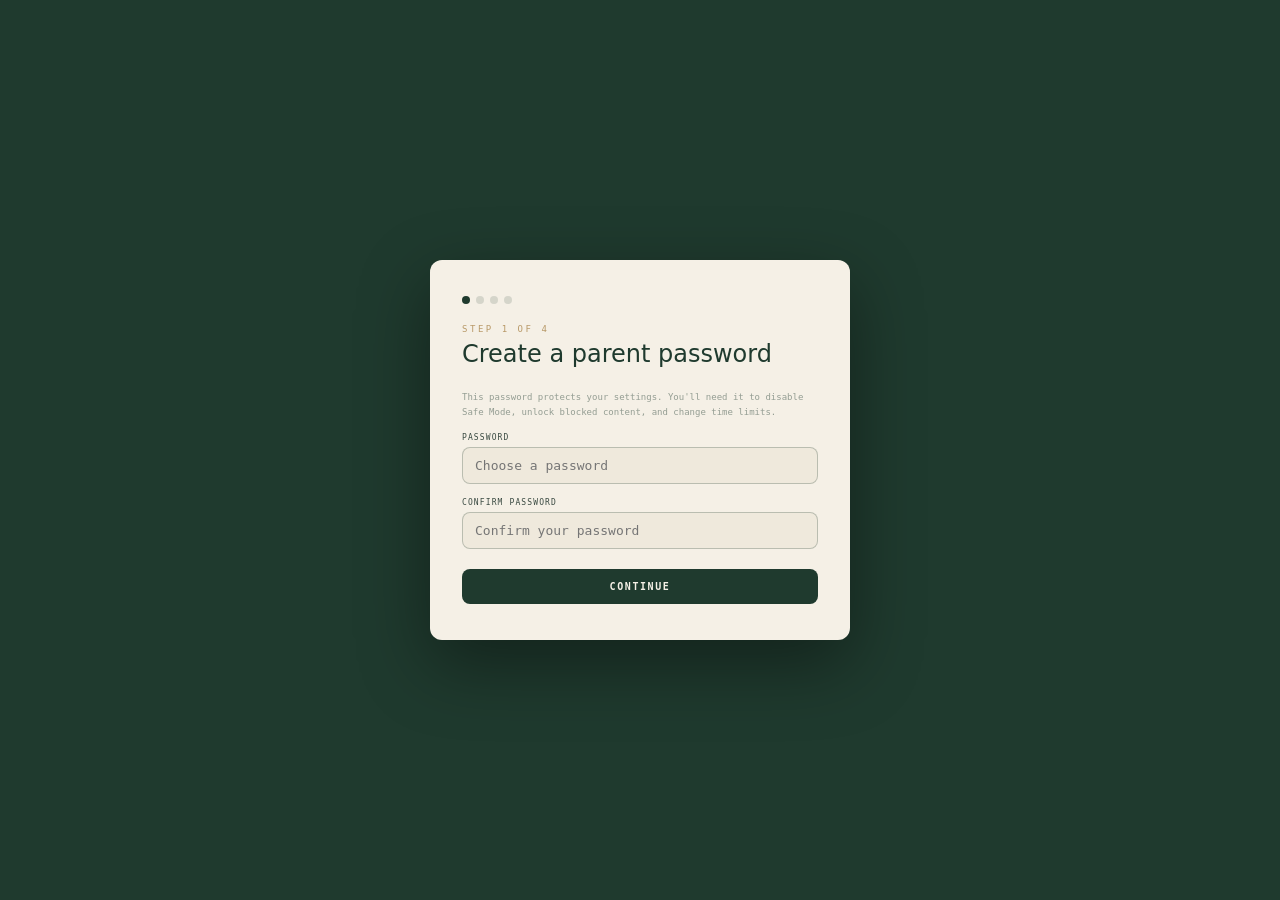
<file: src/pages/onboarding.html>
<!DOCTYPE html>
<html lang="en">
<head>
<meta charset="UTF-8">
<title>Welcome — Safety AI</title>
<style>
  * { margin: 0; padding: 0; box-sizing: border-box; }
  body {
    background: #1F3A2E;
    color: #F5F0E6;
    font-family: system-ui, -apple-system, sans-serif;
    display: flex;
    align-items: center;
    justify-content: center;
    min-height: 100vh;
  }
  .card {
    background: #F5F0E6;
    width: 420px;
    max-width: 92vw;
    padding: 36px 32px;
    box-shadow: 0 24px 70px rgba(0,0,0,0.4);
    border-radius: 12px;
  }
  .step-label {
    font-family: 'JetBrains Mono', monospace;
    font-size: 9px;
    letter-spacing: 0.28em;
    text-transform: uppercase;
    color: #B89968;
    margin-bottom: 6px;
  }
  .step-title {
    font-size: 24px;
    font-weight: 300;
    color: #1F3A2E;
    margin-bottom: 22px;
  }
  .field { margin-bottom: 14px; }
  .field-label {
    font-family: 'JetBrains Mono', monospace;
    font-size: 8px;
    letter-spacing: 0.14em;
    text-transform: uppercase;
    color: #3A4A42;
    margin-bottom: 5px;
  }
  input[type="text"], input[type="password"], input[type="number"] {
    width: 100%;
    padding: 10px 12px;
    border: 1px solid rgba(31,58,46,0.25);
    background: #EFE9DC;
    font-family: 'JetBrains Mono', monospace;
    font-size: 13px;
    color: #1F3A2E;
    outline: none;
    border-radius: 8px;
  }
  input:focus { border-color: #1F3A2E; }
  .btn-primary {
    width: 100%;
    padding: 12px;
    background: #1F3A2E;
    color: #F5F0E6;
    border: none;
    font-family: 'JetBrains Mono', monospace;
    font-size: 10px;
    font-weight: 700;
    letter-spacing: 0.16em;
    text-transform: uppercase;
    cursor: pointer;
    margin-top: 6px;
    border-radius: 8px;
  }
  .btn-primary:hover { background: #2a5240; }
  .btn-primary:disabled { opacity: 0.5; cursor: not-allowed; }
  .error {
    font-family: 'JetBrains Mono', monospace;
    font-size: 9px;
    color: #7A4030;
    margin-bottom: 10px;
    display: none;
    letter-spacing: 0.05em;
  }
  .checkbox-group {
    border-top: 1px solid rgba(31,58,46,0.1);
    border-bottom: 1px solid rgba(31,58,46,0.1);
    margin-bottom: 14px;
  }
  .checkbox-group label {
    display: flex;
    align-items: center;
    gap: 9px;
    padding: 8px 0;
    cursor: pointer;
    font-size: 13px;
    color: #1F3A2E;
  }
  .checkbox-group input[type="checkbox"] {
    width: 15px;
    height: 15px;
    accent-color: #1F3A2E;
    flex-shrink: 0;
  }
  .site-list { margin-bottom: 14px; }
  .site-item {
    display: flex;
    align-items: center;
    justify-content: space-between;
    padding: 8px 0;
    border-bottom: 1px solid rgba(31,58,46,0.08);
    font-family: 'JetBrains Mono', monospace;
    font-size: 11px;
    color: #1F3A2E;
  }
  .site-item:last-child { border-bottom: none; }
  .badge {
    font-family: 'JetBrains Mono', monospace;
    font-size: 8px;
    letter-spacing: 0.1em;
    text-transform: uppercase;
    padding: 3px 8px;
    border-radius: 4px;
    font-weight: 700;
  }
  .badge-allowed { background: rgba(45,106,79,0.15); color: #2d6a4f; }
  .badge-blocked { background: rgba(122,64,48,0.15); color: #7A4030; }
  .toggle-btn {
    background: none;
    border: 1px solid rgba(31,58,46,0.2);
    font-family: 'JetBrains Mono', monospace;
    font-size: 8px;
    padding: 3px 8px;
    border-radius: 4px;
    cursor: pointer;
    color: #3A4A42;
    letter-spacing: 0.08em;
    text-transform: uppercase;
  }
  .toggle-btn:hover { background: rgba(31,58,46,0.08); }
  .step { display: none; }
  .step.active { display: block; }
  .progress {
    display: flex;
    gap: 6px;
    margin-bottom: 20px;
  }
  .progress-dot {
    width: 8px;
    height: 8px;
    border-radius: 50%;
    background: rgba(31,58,46,0.15);
  }
  .progress-dot.active { background: #1F3A2E; }
  .progress-dot.done { background: #B89968; }
  .hint {
    font-family: 'JetBrains Mono', monospace;
    font-size: 9px;
    color: rgba(31,58,46,0.45);
    margin-bottom: 14px;
    line-height: 1.6;
  }
  .kw-tags {
    display: flex;
    flex-wrap: wrap;
    gap: 6px;
    margin-bottom: 14px;
  }
  .kw-tag {
    font-family: 'JetBrains Mono', monospace;
    font-size: 10px;
    background: rgba(31,58,46,0.08);
    border: 1px solid rgba(31,58,46,0.15);
    padding: 4px 10px;
    border-radius: 6px;
    color: #1F3A2E;
    display: flex;
    align-items: center;
    gap: 6px;
  }
  .kw-tag button {
    background: none;
    border: none;
    color: rgba(31,58,46,0.4);
    cursor: pointer;
    font-size: 14px;
    line-height: 1;
    padding: 0;
  }
  .kw-tag button:hover { color: #1F3A2E; }
</style>
  <script type="module" crossorigin src="/assets/onboarding-BWPLoMDy.js"></script>
  <link rel="modulepreload" crossorigin href="/assets/modulepreload-polyfill-B5Qt9EMX.js">
  <link rel="modulepreload" crossorigin href="/assets/constants-BgtvUfsn.js">
</head>
<body>
<div class="card">
  <!-- Step 1: Password setup -->
  <div class="step active" id="step1">
    <div class="progress">
      <div class="progress-dot active"></div>
      <div class="progress-dot"></div>
      <div class="progress-dot"></div>
      <div class="progress-dot"></div>
    </div>
    <div class="step-label">Step 1 of 4</div>
    <div class="step-title">Create a parent password</div>
    <div class="hint">This password protects your settings. You'll need it to disable Safe Mode, unlock blocked content, and change time limits.</div>
    <div class="field">
      <div class="field-label">Password</div>
      <input type="password" id="pwd1" placeholder="Choose a password">
    </div>
    <div class="field">
      <div class="field-label">Confirm password</div>
      <input type="password" id="pwd2" placeholder="Confirm your password">
    </div>
    <div class="error" id="step1Error"></div>
    <button class="btn-primary" id="step1Next">Continue</button>
  </div>

  <!-- Step 2: Child info -->
  <div class="step" id="step2">
    <div class="progress">
      <div class="progress-dot done"></div>
      <div class="progress-dot active"></div>
      <div class="progress-dot"></div>
      <div class="progress-dot"></div>
    </div>
    <div class="step-label">Step 2 of 4</div>
    <div class="step-title">Tell us about your child</div>
    <div class="field">
      <div class="field-label">How old is your child?</div>
      <input type="number" id="childAge" min="4" max="17" placeholder="Age">
    </div>
    <div class="field-label" style="margin:14px 0 4px;">What will they use AI for?</div>
    <div class="checkbox-group" id="useCases">
      <label><input type="checkbox" value="research"> Recreational research</label>
      <label><input type="checkbox" value="creativity"> Enhance creativity</label>
      <label><input type="checkbox" value="homework"> Assistance with assignments</label>
      <label><input type="checkbox" value="coding"> Learning how to code</label>
      <label><input type="checkbox" value="literature"> Searching for literature</label>
    </div>
    <div class="error" id="step2Error"></div>
    <button class="btn-primary" id="step2Next">Continue</button>
  </div>

  <!-- Step 3: Review sites & keywords -->
  <div class="step" id="step3">
    <div class="progress">
      <div class="progress-dot done"></div>
      <div class="progress-dot done"></div>
      <div class="progress-dot active"></div>
      <div class="progress-dot"></div>
    </div>
    <div class="step-label">Step 3 of 4</div>
    <div class="step-title">Review safety settings</div>
    <div class="hint">We've suggested settings based on your child's age. You can change these anytime in the extension popup.</div>

    <div class="field-label">AI Sites</div>
    <div class="site-list" id="siteList"></div>

    <div class="field-label">Blocked Keywords</div>
    <div class="kw-tags" id="kwTags"></div>
    <div style="display:flex;gap:6px;margin-bottom:14px;">
      <input type="text" id="kwInput" placeholder="Add a keyword..." style="flex:1;">
      <button class="toggle-btn" id="kwAddBtn" style="padding:8px 14px;">Add</button>
    </div>

    <div class="field-label">Daily Time Limit</div>
    <div class="field">
      <input type="number" id="timeLimitInput" min="5" max="480" placeholder="Minutes (e.g. 30)">
    </div>

    <button class="btn-primary" id="step3Next">Continue</button>
  </div>

  <!-- Step 4: Done -->
  <div class="step" id="step4">
    <div class="progress">
      <div class="progress-dot done"></div>
      <div class="progress-dot done"></div>
      <div class="progress-dot done"></div>
      <div class="progress-dot active"></div>
    </div>
    <div class="step-label">Setup complete</div>
    <div class="step-title">You're all set!</div>
    <div class="hint">Safe Mode is now active. Your child can browse approved AI sites with keyword filtering and screen time tracking enabled.<br><br>You can change any setting by clicking the Safety AI icon in your browser toolbar.</div>
    <div style="text-align:center;font-size:56px;margin:20px 0;">&#9989;</div>
    <button class="btn-primary" id="finishBtn">Close setup</button>
  </div>
</div>

</body>
</html>
</file>
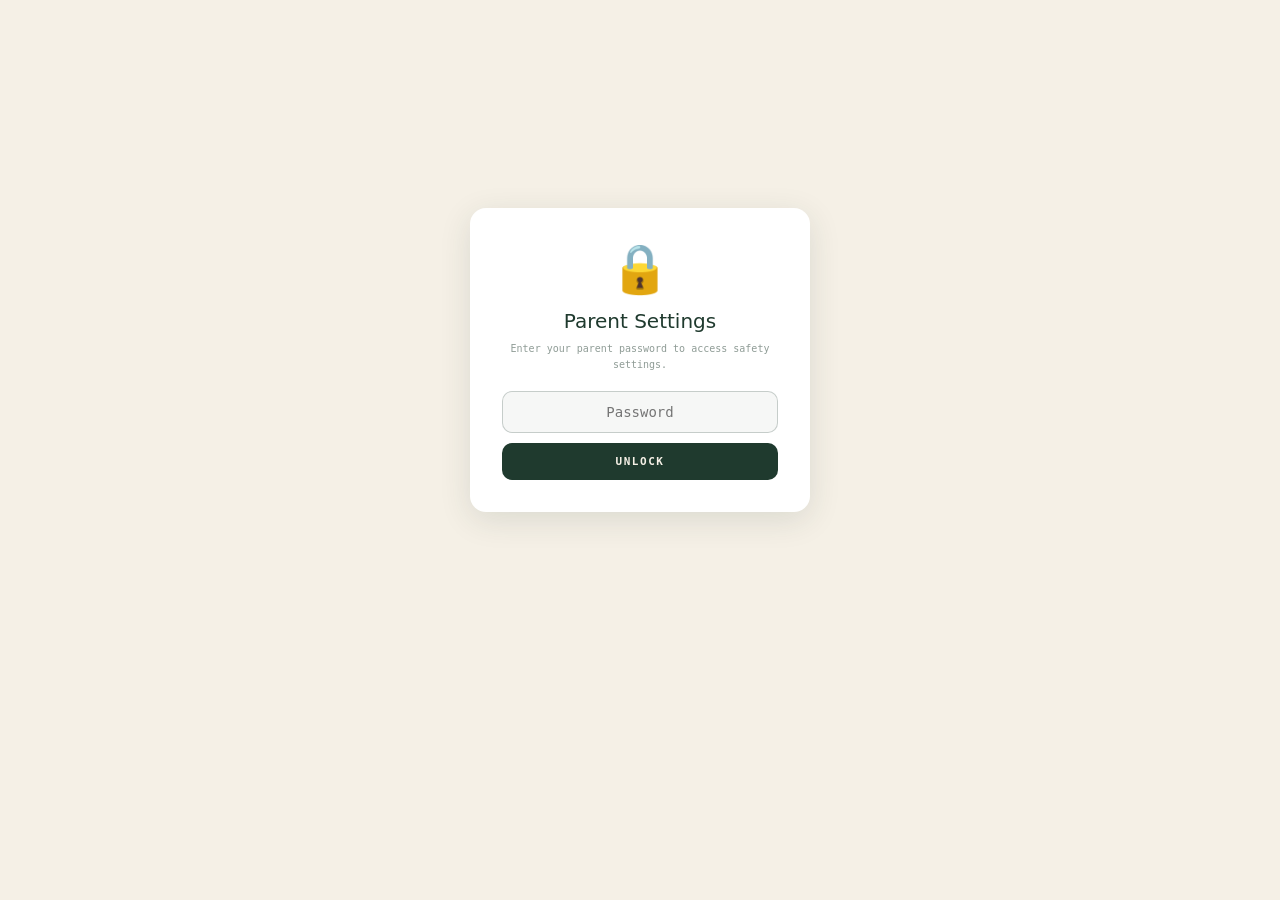
<file: src/pages/options.html>
<!DOCTYPE html>
<html lang="en">
<head>
<meta charset="UTF-8">
<title>Safety AI — Parent Settings</title>
<style>
  * { margin: 0; padding: 0; box-sizing: border-box; }
  body { background: #F5F0E6; font-family: system-ui, -apple-system, sans-serif; color: #1F3A2E; }

  /* Layout */
  .page { max-width: 640px; margin: 0 auto; padding: 32px 24px 40px; }
  .page-hdr { display: flex; align-items: center; gap: 14px; margin-bottom: 32px; padding-bottom: 20px; border-bottom: 1px solid rgba(31,58,46,0.1); }
  .page-logo { width: 42px; height: 42px; background: #1F3A2E; border: 2px solid #B89968; border-radius: 11px; display: flex; align-items: center; justify-content: center; font-size: 22px; font-weight: 700; color: #B89968; flex-shrink: 0; }
  .page-title { font-size: 22px; font-weight: 400; }
  .page-sub { font-family: 'JetBrains Mono', monospace; font-size: 9px; color: #B89968; letter-spacing: 0.18em; text-transform: uppercase; margin-top: 2px; }

  /* Sections */
  .section { margin-bottom: 28px; }
  .section-title { font-family: 'JetBrains Mono', monospace; font-size: 9px; font-weight: 700; letter-spacing: 0.22em; text-transform: uppercase; color: #B89968; margin-bottom: 10px; }
  .card { background: #fff; border-radius: 12px; padding: 18px; border: 1px solid rgba(31,58,46,0.08); }
  .row { display: flex; align-items: center; justify-content: space-between; }
  .desc { font-size: 13px; color: rgba(31,58,46,0.55); line-height: 1.6; margin-bottom: 14px; }

  /* Toggle */
  .tgl { position: relative; width: 48px; height: 26px; flex-shrink: 0; }
  .tgl input { display: none; }
  .tgl-track { position: absolute; inset: 0; background: rgba(31,58,46,0.18); border-radius: 13px; cursor: pointer; transition: background 0.3s; }
  .tgl input:checked + .tgl-track { background: #1F3A2E; }
  .tgl-thumb { position: absolute; top: 2px; left: 2px; width: 22px; height: 22px; background: #F5F0E6; border-radius: 50%; transition: transform 0.3s; box-shadow: 0 1px 3px rgba(0,0,0,0.2); pointer-events: none; }
  .tgl input:checked ~ .tgl-thumb { transform: translateX(22px); }

  /* Buttons */
  .btn { font-family: 'JetBrains Mono', monospace; font-size: 10px; font-weight: 700; letter-spacing: 0.12em; text-transform: uppercase; padding: 8px 16px; border-radius: 8px; cursor: pointer; border: none; }
  .btn-dark { background: #1F3A2E; color: #F5F0E6; }
  .btn-dark:hover { background: #2a5240; }
  .btn-outline { background: transparent; border: 1px solid rgba(31,58,46,0.25); color: rgba(31,58,46,0.6); }
  .btn-outline:hover { background: rgba(31,58,46,0.06); }

  /* Screen time */
  .time-big { font-family: 'JetBrains Mono', monospace; font-size: 32px; font-weight: 700; color: #1F3A2E; }
  .time-sub { font-family: 'JetBrains Mono', monospace; font-size: 9px; color: rgba(31,58,46,0.45); letter-spacing: 0.1em; text-transform: uppercase; margin-top: 4px; }
  .bar-bg { height: 5px; background: rgba(31,58,46,0.1); border-radius: 3px; margin-top: 12px; overflow: hidden; }
  .bar-fill { height: 100%; background: #1F3A2E; border-radius: 3px; transition: width 0.5s; }

  /* Time limit */
  .limit-row { display: flex; align-items: center; gap: 10px; margin-top: 14px; padding-top: 14px; border-top: 1px solid rgba(31,58,46,0.08); }
  .limit-input { width: 80px; padding: 8px 10px; border: 1px solid rgba(31,58,46,0.2); background: rgba(31,58,46,0.04); border-radius: 8px; font-family: 'JetBrains Mono', monospace; font-size: 13px; color: #1F3A2E; outline: none; text-align: center; }
  .limit-input:focus { border-color: #1F3A2E; }
  .limit-label { font-family: 'JetBrains Mono', monospace; font-size: 10px; color: rgba(31,58,46,0.5); }

  /* Chart */
  .chart-tabs { display: flex; gap: 6px; margin-bottom: 14px; }
  .chart-tab { font-family: 'JetBrains Mono', monospace; font-size: 9px; font-weight: 700; letter-spacing: 0.1em; text-transform: uppercase; padding: 5px 12px; border-radius: 6px; cursor: pointer; border: 1px solid rgba(31,58,46,0.18); background: transparent; color: rgba(31,58,46,0.5); transition: all 0.2s; }
  .chart-tab.active { background: #1F3A2E; color: #F5F0E6; border-color: #1F3A2E; }
  .chart-tab:hover:not(.active) { background: rgba(31,58,46,0.06); }
  .chart-area { width: 100%; height: 180px; position: relative; }
  .chart-area svg { width: 100%; height: 100%; }
  .chart-avg-row { display: flex; gap: 10px; margin-top: 12px; justify-content: center; }
  .chart-avg { font-family: 'JetBrains Mono', monospace; font-size: 9px; color: rgba(31,58,46,0.5); }
  .chart-avg strong { color: #1F3A2E; font-size: 13px; }

  /* Sites */
  .site-item { display: flex; align-items: center; justify-content: space-between; padding: 10px 0; border-bottom: 1px solid rgba(31,58,46,0.06); }
  .site-item:last-child { border-bottom: none; }
  .site-name { font-family: 'JetBrains Mono', monospace; font-size: 12px; color: #1F3A2E; }
  .site-badge { font-family: 'JetBrains Mono', monospace; font-size: 8px; letter-spacing: 0.1em; text-transform: uppercase; padding: 3px 8px; border-radius: 4px; font-weight: 700; }
  .site-badge.allowed { background: rgba(45,106,79,0.12); color: #2d6a4f; }
  .site-badge.blocked { background: rgba(122,64,48,0.12); color: #7A4030; }
  .site-toggle { font-family: 'JetBrains Mono', monospace; background: none; border: 1px solid rgba(31,58,46,0.18); font-size: 9px; padding: 4px 10px; border-radius: 5px; cursor: pointer; color: #3A4A42; letter-spacing: 0.08em; text-transform: uppercase; }
  .site-toggle:hover { background: rgba(31,58,46,0.06); }
  .site-del { background: none; border: none; color: rgba(31,58,46,0.25); cursor: pointer; font-size: 16px; padding: 0 4px; line-height: 1; margin-left: 6px; }
  .site-del:hover { color: #7A4030; }
  .site-add-row { display: flex; gap: 8px; margin-top: 10px; padding-top: 10px; border-top: 1px solid rgba(31,58,46,0.08); }
  .site-add-inp { flex: 1; padding: 8px 12px; border: 1px solid rgba(31,58,46,0.2); background: rgba(31,58,46,0.04); border-radius: 8px; font-family: 'JetBrains Mono', monospace; font-size: 12px; color: #1F3A2E; outline: none; }
  .site-add-inp:focus { border-color: #1F3A2E; }

  /* Keywords */
  .kw-item { display: flex; align-items: center; justify-content: space-between; padding: 8px 12px; background: rgba(31,58,46,0.04); border-radius: 8px; border-left: 2px solid #B89968; margin-bottom: 6px; }
  .kw-text { font-family: 'JetBrains Mono', monospace; font-size: 12px; color: #1F3A2E; font-weight: 500; }
  .kw-del { background: none; border: none; color: rgba(31,58,46,0.3); cursor: pointer; font-size: 16px; padding: 0 4px; line-height: 1; }
  .kw-del:hover { color: #1F3A2E; }
  .kw-row { display: flex; gap: 8px; margin-top: 10px; }
  .kw-inp { flex: 1; padding: 8px 12px; border: 1px solid rgba(31,58,46,0.2); background: rgba(31,58,46,0.04); border-radius: 8px; font-family: 'JetBrains Mono', monospace; font-size: 12px; color: #1F3A2E; outline: none; }
  .kw-inp:focus { border-color: #1F3A2E; }
  .kw-empty { font-size: 13px; color: rgba(31,58,46,0.35); font-style: italic; text-align: center; padding: 16px 0; }

  /* Report */
  .report-summary { display: grid; grid-template-columns: 1fr 1fr; gap: 10px; margin-bottom: 14px; }
  .report-stat { background: rgba(31,58,46,0.04); border-radius: 8px; padding: 12px; text-align: center; }
  .report-stat-value { font-family: 'JetBrains Mono', monospace; font-size: 20px; font-weight: 700; color: #1F3A2E; }
  .report-stat-label { font-family: 'JetBrains Mono', monospace; font-size: 8px; color: rgba(31,58,46,0.45); letter-spacing: 0.1em; text-transform: uppercase; margin-top: 4px; }

  /* Password change */
  .pwd-fields { display: flex; flex-direction: column; gap: 10px; }
  .pwd-input { width: 100%; padding: 10px 12px; border: 1px solid rgba(31,58,46,0.2); background: rgba(31,58,46,0.04); border-radius: 8px; font-family: 'JetBrains Mono', monospace; font-size: 13px; color: #1F3A2E; outline: none; }
  .pwd-input:focus { border-color: #1F3A2E; }
  .pwd-error { font-family: 'JetBrains Mono', monospace; font-size: 10px; color: #7A4030; display: none; }
  .pwd-success { font-family: 'JetBrains Mono', monospace; font-size: 10px; color: #2d6a4f; display: none; }

  /* Auth gate */
  .auth-gate { display: flex; align-items: center; justify-content: center; min-height: 80vh; }
  .auth-card { background: #fff; border-radius: 16px; padding: 32px; width: 340px; text-align: center; box-shadow: 0 8px 32px rgba(31,58,46,0.12); }
  .auth-icon { font-size: 48px; margin-bottom: 12px; }
  .auth-title { font-size: 20px; font-weight: 400; margin-bottom: 8px; }
  .auth-msg { font-family: 'JetBrains Mono', monospace; font-size: 10px; color: rgba(31,58,46,0.5); margin-bottom: 18px; line-height: 1.6; }
  .auth-input { width: 100%; padding: 12px; border: 1px solid rgba(31,58,46,0.22); background: rgba(31,58,46,0.04); border-radius: 10px; font-family: 'JetBrains Mono', monospace; font-size: 14px; color: #1F3A2E; outline: none; text-align: center; margin-bottom: 10px; }
  .auth-input:focus { border-color: #1F3A2E; }
  .auth-error { font-family: 'JetBrains Mono', monospace; font-size: 10px; color: #7A4030; margin-bottom: 10px; display: none; }
  .auth-btn { width: 100%; padding: 12px; background: #1F3A2E; color: #F5F0E6; border: none; border-radius: 10px; font-family: 'JetBrains Mono', monospace; font-size: 11px; font-weight: 700; letter-spacing: 0.14em; text-transform: uppercase; cursor: pointer; }
  .auth-btn:hover { background: #2a5240; }

  /* Footer */
  .page-footer { text-align: center; padding: 20px 0 0; border-top: 1px solid rgba(31,58,46,0.08); margin-top: 12px; }
  .page-footer p { font-family: 'JetBrains Mono', monospace; font-size: 9px; color: rgba(31,58,46,0.3); letter-spacing: 0.06em; line-height: 1.7; }
</style>
  <script type="module" crossorigin src="/assets/options-u6G15XSM.js"></script>
  <link rel="modulepreload" crossorigin href="/assets/modulepreload-polyfill-B5Qt9EMX.js">
  <link rel="modulepreload" crossorigin href="/assets/constants-BgtvUfsn.js">
</head>
<body>

<!-- Auth gate (shown first) -->
<div class="auth-gate" id="authGate">
  <div class="auth-card">
    <div class="auth-icon">&#128274;</div>
    <div class="auth-title">Parent Settings</div>
    <div class="auth-msg">Enter your parent password to access safety settings.</div>
    <input type="password" class="auth-input" id="authInput" placeholder="Password">
    <div class="auth-error" id="authError">Wrong password. Try again.</div>
    <button class="auth-btn" id="authBtn">Unlock</button>
  </div>
</div>

<!-- Settings (hidden until authenticated) -->
<div class="page" id="settingsPage" style="display:none;">
  <div class="page-hdr">
    <div class="page-logo">K</div>
    <div>
      <div class="page-title">Parent Settings</div>
      <div class="page-sub">Safety AI management</div>
    </div>
  </div>

  <!-- Safe Mode -->
  <div class="section">
    <div class="section-title">Safe Mode</div>
    <div class="card">
      <div class="row">
        <div>
          <div style="font-size:15px;font-weight:500;">Safe Mode</div>
          <div style="font-size:12px;color:rgba(31,58,46,0.5);margin-top:3px;">Protects your child while using AI sites</div>
        </div>
        <label class="tgl">
          <input type="checkbox" id="safeModeToggle">
          <div class="tgl-track"></div>
          <div class="tgl-thumb"></div>
        </label>
      </div>
    </div>
  </div>

  <!-- Screen Time & Limit -->
  <div class="section">
    <div class="section-title">Screen Time</div>
    <div class="card">
      <div class="row">
        <div>
          <div class="time-big" id="timeDisplay">0 min</div>
          <div class="time-sub">on AI sites today</div>
        </div>
        <button class="btn btn-outline" id="resetTimeBtn">Reset</button>
      </div>
      <div class="bar-bg"><div class="bar-fill" id="timeBar" style="width:0%"></div></div>
      <div class="limit-row">
        <span class="limit-label">Daily limit:</span>
        <input type="number" class="limit-input" id="limitInput" min="5" max="480" placeholder="--">
        <span class="limit-label">min</span>
        <button class="btn btn-dark" id="saveLimitBtn">Save</button>
        <button class="btn btn-outline" id="clearLimitBtn">Clear</button>
      </div>
    </div>
  </div>

  <!-- Usage Chart -->
  <div class="section">
    <div class="section-title">Usage History</div>
    <div class="card">
      <div class="chart-tabs">
        <button class="chart-tab active" data-range="1d">1D</button>
        <button class="chart-tab" data-range="7d">7D</button>
        <button class="chart-tab" data-range="30d">30D</button>
        <button class="chart-tab" data-range="1y">1Y</button>
      </div>
      <div class="chart-area" id="chartArea"></div>
      <div class="chart-avg-row" id="chartAvgRow"></div>
    </div>
  </div>

  <!-- Usage Report -->
  <div class="section">
    <div class="section-title">Today's Report</div>
    <div class="card">
      <div class="report-summary">
        <div class="report-stat">
          <div class="report-stat-value" id="reportTime">0</div>
          <div class="report-stat-label">Minutes used</div>
        </div>
        <div class="report-stat">
          <div class="report-stat-value" id="reportKeywords">0</div>
          <div class="report-stat-label">Keywords blocked</div>
        </div>
      </div>
      <button class="btn btn-outline" id="exportReportBtn" style="width:100%;">Export report as HTML</button>
    </div>
  </div>

  <!-- AI Sites -->
  <div class="section">
    <div class="section-title">AI Site Access</div>
    <div class="card">
      <div class="desc">Allowed sites have keyword filtering active. Blocked sites redirect to a safety page.</div>
      <div id="siteList"></div>
      <div class="site-add-row">
        <input class="site-add-inp" id="siteAddInput" placeholder="Add a domain (e.g. example.com)" type="text">
        <button class="btn btn-dark" id="siteAddBtn">Add</button>
      </div>
    </div>
  </div>

  <!-- Keywords -->
  <div class="section">
    <div class="section-title">Blocked Keywords</div>
    <div class="card">
      <div class="desc">When an AI response contains any keyword below, the page will be blocked until a parent unlocks it.</div>
      <div id="kwList"></div>
      <div class="kw-row">
        <input class="kw-inp" id="kwInput" placeholder="Type a keyword..." type="text">
        <button class="btn btn-dark" id="kwAddBtn">Add</button>
      </div>
    </div>
  </div>

  <!-- Change Password -->
  <div class="section">
    <div class="section-title">Change Password</div>
    <div class="card">
      <div class="pwd-fields">
        <input type="password" class="pwd-input" id="currentPwd" placeholder="Current password">
        <input type="password" class="pwd-input" id="newPwd1" placeholder="New password">
        <input type="password" class="pwd-input" id="newPwd2" placeholder="Confirm new password">
        <div class="pwd-error" id="pwdChangeError"></div>
        <div class="pwd-success" id="pwdChangeSuccess">Password changed successfully.</div>
        <button class="btn btn-dark" id="changePwdBtn">Change password</button>
      </div>
    </div>
  </div>

  <div class="page-footer">
    <p>Safety AI grew from a classroom hackathon project into a<br>production extension — built by students, refined for families.</p>
  </div>

</div>

</body>
</html>
</file>
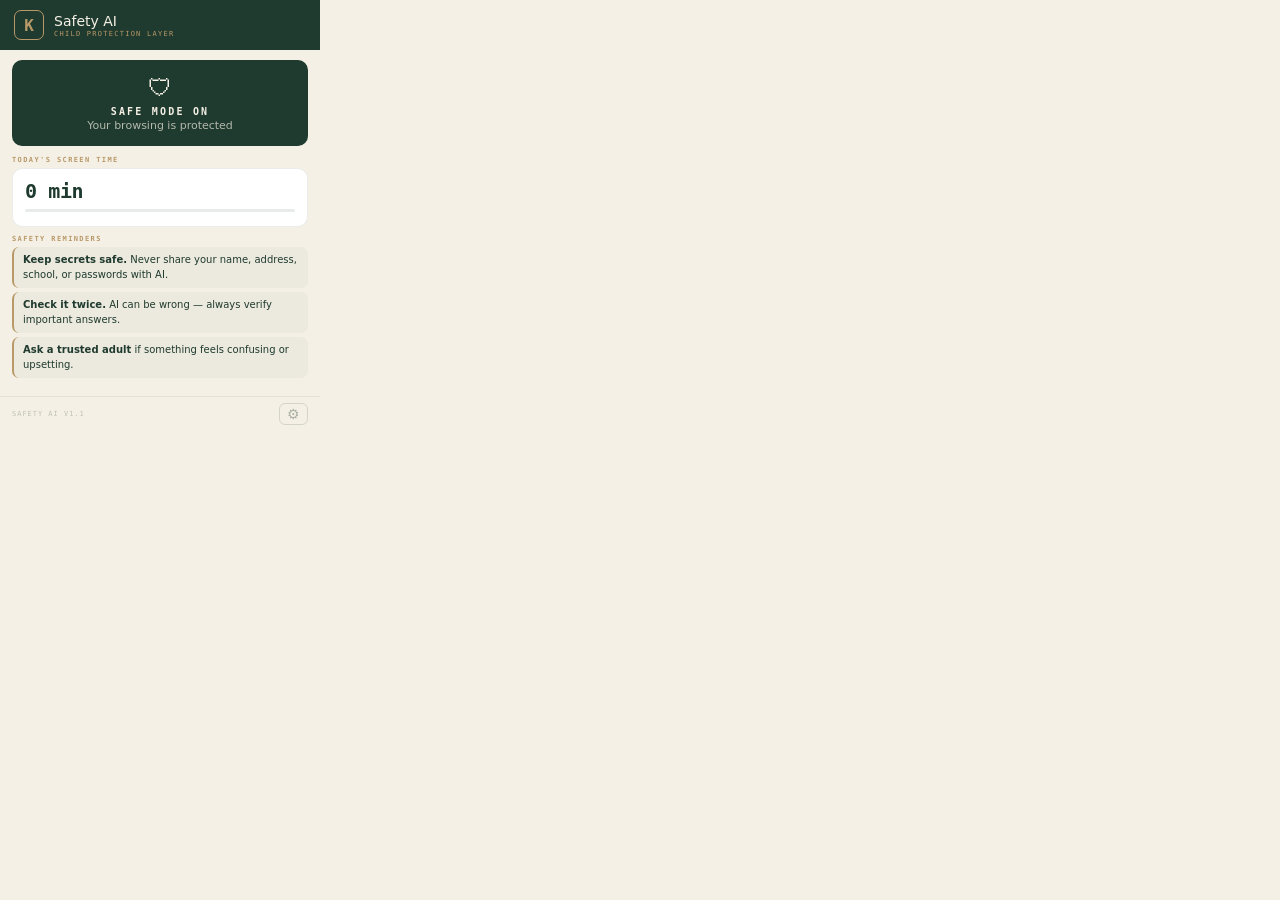
<file: src/popup/popup.html>
<!DOCTYPE html>
<html lang="en">
<head>
<meta charset="UTF-8">
<title>Safety AI</title>
  <script type="module" crossorigin src="/assets/popup.html-UZOvM6kG.js"></script>
  <link rel="modulepreload" crossorigin href="/assets/modulepreload-polyfill-B5Qt9EMX.js">
  <link rel="stylesheet" crossorigin href="/assets/popup-CeHDVzjz.css">
</head>
<body>
<div class="popup">

  <!-- Header -->
  <div class="hdr">
    <div class="hdr-top">
      <div class="logo">K</div>
      <div style="flex:1;">
        <div class="hdr-name">Safety AI</div>
        <div class="hdr-sub">Child protection layer</div>
      </div>
    </div>
  </div>

  <!-- Content -->
  <div class="content">

    <!-- Safe Mode Status -->
    <div class="status-card">
      <div class="status-icon" id="statusIcon">&#128737;</div>
      <div class="status-label" id="statusLabel">SAFE MODE ON</div>
      <div class="status-desc" id="statusDesc">Your browsing is protected</div>
    </div>

    <!-- Screen Time -->
    <div class="section">
      <div class="lbl">Today's Screen Time</div>
      <div class="card">
        <div class="time-big" id="timeDisplay">0 min</div>
        <div class="bar-bg"><div class="bar-fill" id="timeBar" style="width:0%"></div></div>
        <div class="time-limit" id="timeLimitInfo"></div>
      </div>
    </div>

    <!-- Safety Reminders -->
    <div class="section">
      <div class="lbl">Safety Reminders</div>
      <div class="rem"><div class="rem-text"><strong>Keep secrets safe.</strong> Never share your name, address, school, or passwords with AI.</div></div>
      <div class="rem"><div class="rem-text"><strong>Check it twice.</strong> AI can be wrong — always verify important answers.</div></div>
      <div class="rem"><div class="rem-text"><strong>Ask a trusted adult</strong> if something feels confusing or upsetting.</div></div>
    </div>

  </div>

  <!-- Footer with parent settings -->
  <div class="footer">
    <span>Safety AI v1.1</span>
    <button class="lock-btn" id="parentLockBtn" title="Parent settings">&#9881;</button>
  </div>
</div>

<!-- Password Overlay -->
<div class="ovl" id="pwdOverlay">
  <div class="ovl-card">
    <div class="ovl-icon">&#128274;</div>
    <div class="ovl-title">Parent Access</div>
    <div class="ovl-msg">Enter the parent password to access settings.</div>
    <input type="password" class="ovl-inp" id="pwdInput" placeholder="Password">
    <div class="ovl-err" id="pwdError">Wrong password. Try again.</div>
    <div class="ovl-acts">
      <button class="btn-sec" id="pwdCancel">Cancel</button>
      <button class="btn-pri" id="pwdSubmit">Unlock</button>
    </div>
  </div>
</div>

</body>
</html>
</file>
<file: assets/popup-CeHDVzjz.css>
*{margin:0;padding:0;box-sizing:border-box}html,body{background:#f5f0e6;font-family:JetBrains Mono,monospace;color:#1f3a2e}body{width:320px}.popup{background:#f5f0e6;display:flex;flex-direction:column;overflow:hidden}.hdr{background:#1f3a2e;padding:10px 14px;flex-shrink:0}.hdr-top{display:flex;align-items:center;gap:10px}.logo{width:30px;height:30px;background:#1f3a2e;border:1.5px solid #B89968;border-radius:7px;display:flex;align-items:center;justify-content:center;font-size:16px;font-weight:700;color:#b89968;flex-shrink:0}.hdr-name{font-family:system-ui,sans-serif;font-size:14px;font-weight:400;color:#f5f0e6}.hdr-sub{font-size:7px;color:#b89968;letter-spacing:.18em;text-transform:uppercase;margin-top:1px}.content{flex:1;padding:10px 12px}.status-card{text-align:center;padding:14px 12px;margin-bottom:10px;background:#1f3a2e;border-radius:10px;color:#f5f0e6}.status-card.off{background:#1f3a2e1f;color:#1f3a2e}.status-icon{font-size:24px;margin-bottom:4px}.status-label{font-size:10px;font-weight:700;letter-spacing:.22em;text-transform:uppercase;margin-bottom:2px}.status-desc{font-family:system-ui,sans-serif;font-size:11px;opacity:.7}.status-card.off .status-desc{opacity:.5}.section{margin-bottom:8px}.lbl{font-size:7px;font-weight:700;letter-spacing:.2em;text-transform:uppercase;color:#b89968;margin-bottom:4px}.card{background:#fff;border-radius:10px;padding:10px 12px;border:1px solid rgba(31,58,46,.09)}.time-big{font-size:20px;font-weight:700;color:#1f3a2e;letter-spacing:-.02em}.bar-bg{height:3px;background:#1f3a2e1a;border-radius:2px;margin-top:6px;overflow:hidden}.bar-fill{height:100%;background:#1f3a2e;border-radius:2px;transition:width .5s}.time-limit{font-size:7px;color:#1f3a2e73;letter-spacing:.08em;text-transform:uppercase;margin-top:4px}.rem{display:flex;align-items:flex-start;padding:6px 9px;background:#1f3a2e0a;border-radius:7px;border-left:2px solid #B89968;margin-bottom:4px}.rem:last-child{margin-bottom:0}.rem-text{font-family:system-ui,sans-serif;font-size:10px;color:#1f3a2e;line-height:1.45}.rem-text strong{font-weight:600}.footer{padding:6px 12px;display:flex;align-items:center;justify-content:space-between;font-size:7px;letter-spacing:.14em;text-transform:uppercase;color:#1f3a2e40;border-top:1px solid rgba(31,58,46,.08);flex-shrink:0}.lock-btn{background:none;border:1px solid rgba(31,58,46,.15);border-radius:6px;padding:3px 7px;cursor:pointer;font-size:14px;line-height:1;color:#1f3a2e59;transition:all .2s}.lock-btn:hover{background:#1f3a2e0f;color:#1f3a2e;border-color:#1f3a2e4d}.ovl{display:none;position:fixed;top:0;right:0;bottom:0;left:0;background:#1f3a2e8c;z-index:100;align-items:center;justify-content:center}.ovl.show{display:flex}.ovl-card{background:#f5f0e6;border-radius:13px;padding:22px 18px;width:270px;text-align:center;box-shadow:0 20px 60px #1f3a2e4d;animation:pop .2s cubic-bezier(.34,1.56,.64,1)}@keyframes pop{0%{transform:scale(.8);opacity:0}to{transform:scale(1);opacity:1}}.ovl-icon{font-size:38px;margin-bottom:9px}.ovl-title{font-family:system-ui,sans-serif;font-size:16px;font-weight:400;color:#1f3a2e;margin-bottom:7px}.ovl-msg{font-size:9px;color:#1f3a2e8c;line-height:1.65;margin-bottom:12px;letter-spacing:.02em}.ovl-inp{width:100%;padding:9px 12px;border:1px solid rgba(31,58,46,.22);background:#1f3a2e0d;border-radius:9px;font-family:JetBrains Mono,monospace;font-size:12px;color:#1f3a2e;margin-bottom:8px;outline:none;text-align:center}.ovl-inp:focus{border-color:#1f3a2e}.ovl-err{font-size:8px;color:#7a4030;margin-bottom:8px;display:none;letter-spacing:.05em}.ovl-acts{display:flex;gap:7px}.btn-sec{flex:1;padding:9px;border:1px solid rgba(31,58,46,.22);background:transparent;border-radius:9px;font-family:JetBrains Mono,monospace;font-size:8px;font-weight:700;letter-spacing:.1em;text-transform:uppercase;cursor:pointer;color:#1f3a2e8c}.btn-pri{flex:1;padding:9px;background:#1f3a2e;border:none;border-radius:9px;font-family:JetBrains Mono,monospace;font-size:8px;font-weight:700;letter-spacing:.1em;text-transform:uppercase;cursor:pointer;color:#f5f0e6}
</file>
